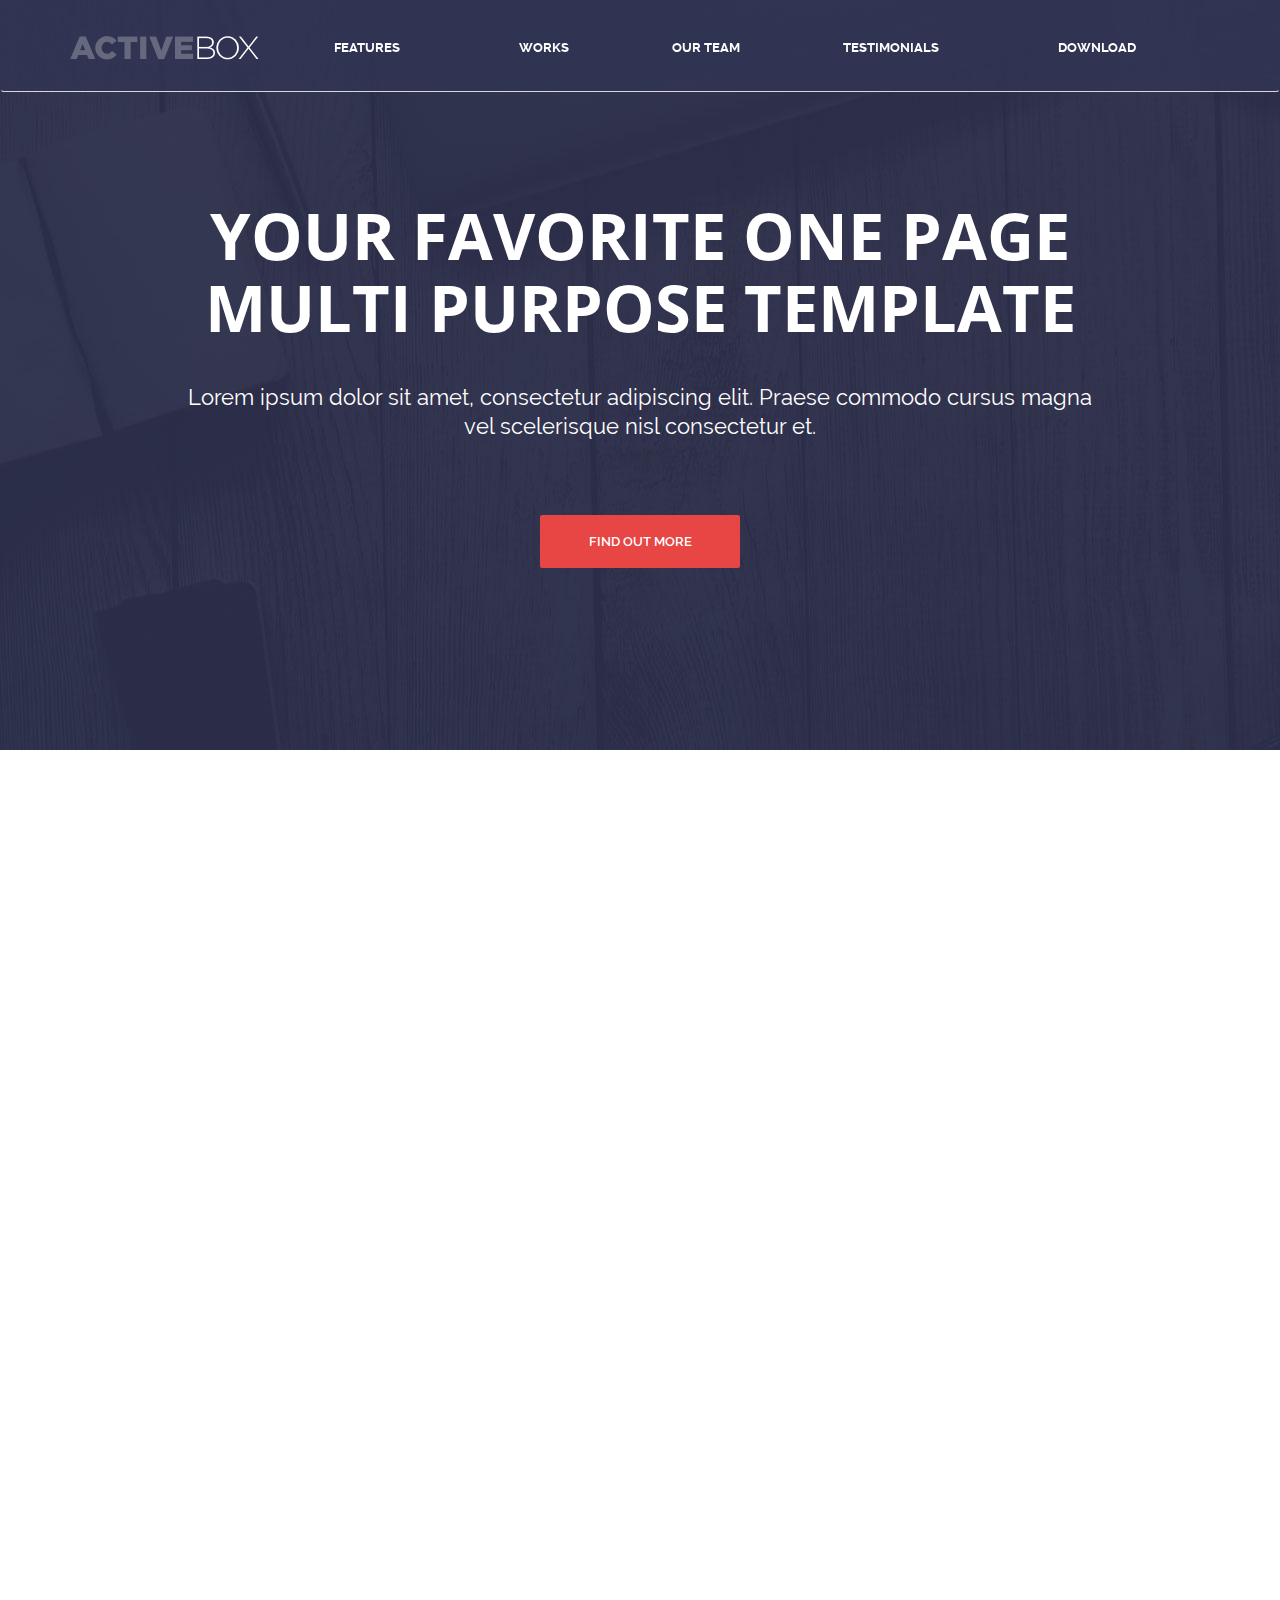
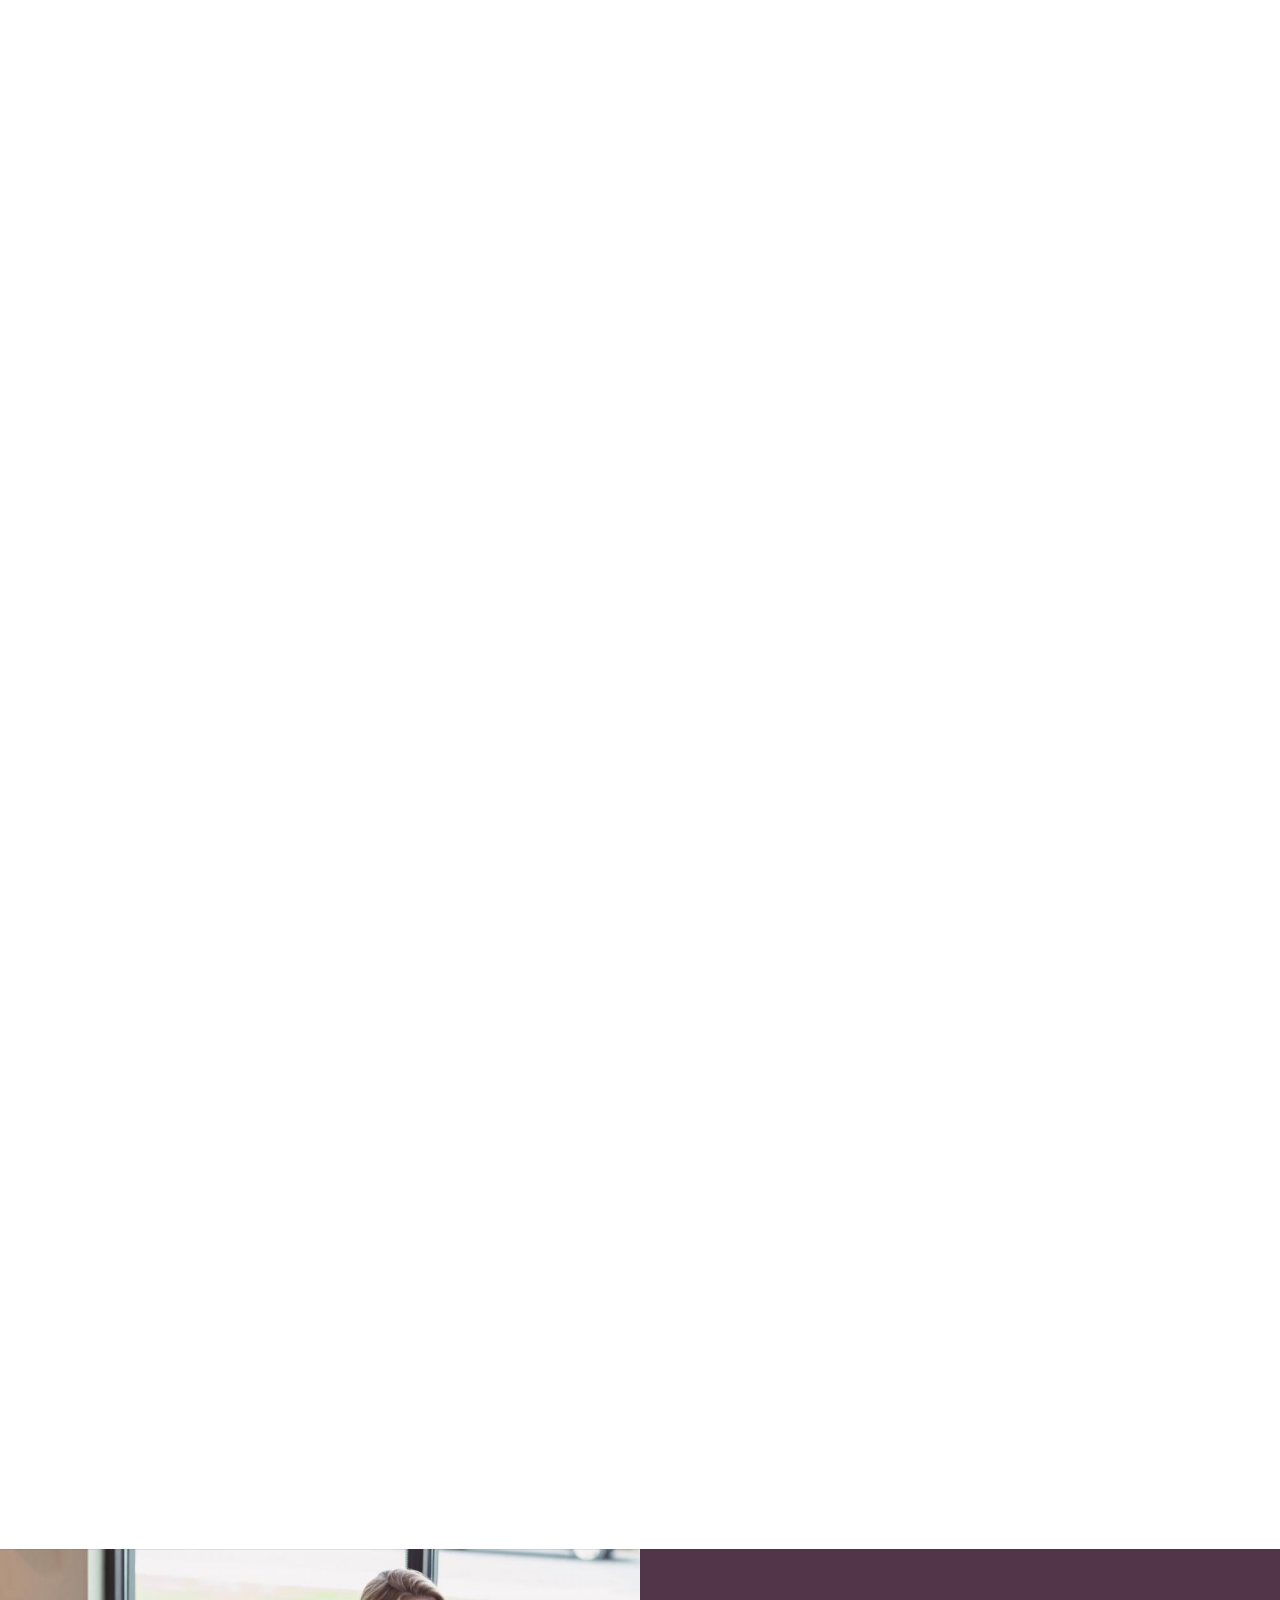
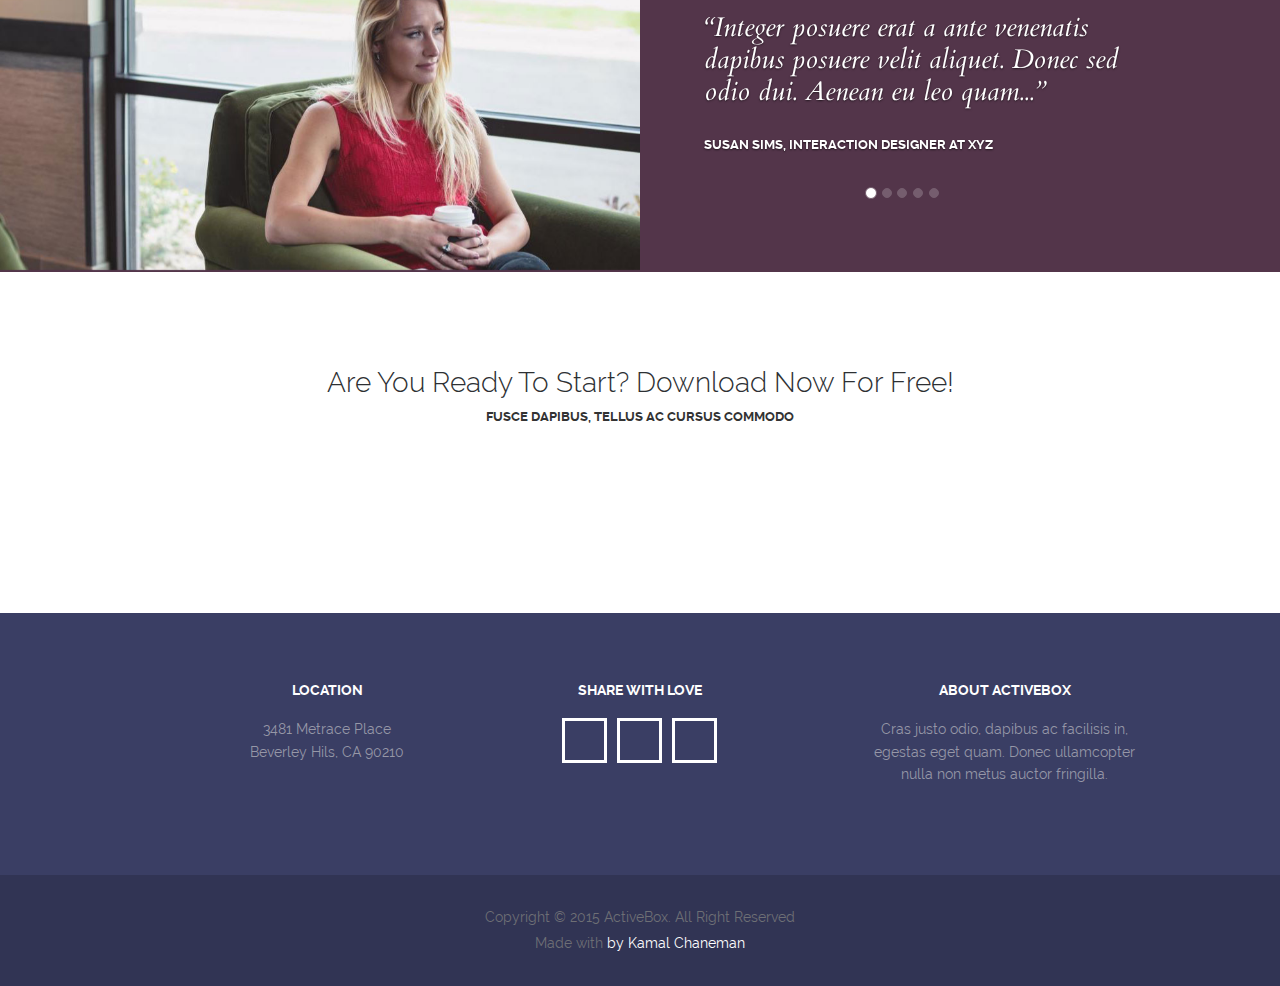
<file: activebox/index.html>
<!DOCTYPE html>
<html lang="en">
  <head>
    <meta charset="utf-8">
    <meta name="viewport" content="width=device-width, initial-scale=1">
    <title>ActiveBox</title>
    
    <!-- STYLES -->  
    <link rel="stylesheet" href="https://use.fontawesome.com/releases/v5.0.13/css/all.css" integrity="sha384-DNOHZ68U8hZfKXOrtjWvjxusGo9WQnrNx2sqG0tfsghAvtVlRW3tvkXWZh58N9jp" crossorigin="anonymous">
    <link href="css/bootstrap.min.css" rel="stylesheet">
    <link rel="stylesheet" href="fonts/fonts.css">
    <link rel="stylesheet" href="css/animate.css">
    <link rel="stylesheet" href="css/style.css">
    
  </head>
  <body>    
        
    <!-- NAVIGATION -->     
    <nav class="navbar navbar-my" role="navigation">
        <div class="container">
            <div class="navbar-header">
                <button type="button" class="navbar-toggle collapsed" 
                   data-toggle="collapse" data-target="#bs-example-navbar-collapse-1">
                    <span class="sr-only">Toggle navigation</span>
                    <span class="icon-bar"></span>
                    <span class="icon-bar"></span>
                    <span class="icon-bar"></span>
                </button>
                <a class="navbar-brand" href="#"><img src="img/logo.png"></a>
            </div>

            <div class="collapse navbar-collapse" id="bs-example-navbar-collapse-1">
                <ul class="nav nav-justified">
                    <li><a href="#features">Features</a></li>
                    <li><a href="#works">Works</a></li>
                    <li><a href="#team">Our Team</a></li>
                    <li><a href="#testimonials">Testimonials</a></li>
                    <li><a href="#download">Download</a></li> 
                </ul> 
            </div><!-- /.navbar-collapse -->
        </div><!-- /.container-fluid -->
    </nav>

   
     
    <!-- MASTHEAD -->  
    <div class="container-fluid masthead">
        <div class="row">
            <div class="container">
                <div class="col-lg-10 col-lg-offset-1 slogan-wrapper">
                    <h1 class="slogan">Your favorite one page multi purpose template</h1>
                    <p class="slogan-desc">Lorem ipsum dolor sit amet, consectetur adipiscing elit. Praese commodo cursus magna vel scelerisque nisl consectetur et.</p>
                    <a class="button" href="#">Find out more</a>
                </div>
            </div>
        </div>
    </div>  

      
      
    <!-- FEATURES -->
    <div class="container features" id="features">
        <div class="row">
            <div class="col-lg-4 col-md-4 col-sm-6 col-xs-12 feature-item">
                <div class="image-wrapper">
                    <img class="feature-1" src="img/feature1.png">
                </div>
                <h3 class="feature-head">Easily Customised</h3>
                <p class="feature-desc">Cras justo odio, dapibus ac facilisis in, egestas eget quam. Nullam quis risus rget urna mollis omare vel eu leo. Donec ullamcorper nulla.</p>
            </div>
            <div class="col-lg-4 col-md-4 col-sm-6 col-xs-12 feature-item">
                <div class="image-wrapper">
                    <img class="feature-1" src="img/feature2.png">
                </div>
                <h3 class="feature-head">Responsive REady</h3>
                <p class="feature-desc">Cras justo odio, dapibus ac facilisis in, egestas eget quam. Nullam quis risus rget urna mollis omare vel eu leo. Donec ullamcorper nulla.</p>
            </div>
            <div class="col-lg-4 col-md-4 col-sm-6 col-xs-12 feature-item" >
                <div class="image-wrapper">
                    <img class="feature-1" src="img/feature3.png">
                </div>
                <h3 class="feature-head">Modern Design</h3>
                <p class="feature-desc">Cras justo odio, dapibus ac facilisis in, egestas eget quam. Nullam quis risus rget urna mollis omare vel eu leo. Donec ullamcorper nulla.</p>
            </div>
            <div class="col-lg-4 col-md-4 col-sm-6 col-xs-12 feature-item">
                <div class="image-wrapper">
                    <img class="feature-1" src="img/feature4.png">
                </div>
                <h3 class="feature-head">Clean Code</h3>
                <p class="feature-desc">Cras justo odio, dapibus ac facilisis in, egestas eget quam. Nullam quis risus rget urna mollis omare vel eu leo. Donec ullamcorper nulla.</p>
            </div>
            <div class="col-lg-4 col-md-4 col-sm-6 col-xs-12 feature-item">
                <div class="image-wrapper">
                    <img class="feature-1" src="img/feature5.png">
                </div>
                <h3 class="feature-head">Ready to Ship</h3>
                <p class="feature-desc">Cras justo odio, dapibus ac facilisis in, egestas eget quam. Nullam quis risus rget urna mollis omare vel eu leo. Donec ullamcorper nulla.</p>
            </div>
            <div class="col-lg-4 col-md-4 col-sm-6 col-xs-12 feature-item">
                <div class="image-wrapper">
                    <img class="feature-1" src="img/feature6.png">
                </div>
                <h3 class="feature-head">Download for Free</h3>
                <p class="feature-desc">Cras justo odio, dapibus ac facilisis in, egestas eget quam. Nullam quis risus rget urna mollis omare vel eu leo. Donec ullamcorper nulla.</p>
            </div>
        </div>  
    </div>
    
      
      
    <!-- WORKS -->
    <div class="container-fluid works" id="works">
        <div class="row">
            <div class="col-lg-3 col-md-3 col-sm-6 col-xs-12 work-wrapper" data-wow-delay=".3s">
                <img class="work-1" src="img/work-1.jpg">
                <div class="work-info">
                    <h3 class="work-title">Project name</h3>
                    <p class="work-desc">User interface disign</p>
                </div>     
            </div>
            <div class="col-lg-3 col-md-3 col-sm-6 col-xs-12 work-wrapper" data-wow-delay=".2s">
                <img class="work-2" src="img/work-2.jpg">
                <div class="work-info">
                    <h3 class="work-title">Project name</h3>
                    <p class="work-desc">User interface disign</p>
                </div>
            </div>
            <div class="col-lg-3 col-md-3 col-sm-6 col-xs-12 work-wrapper" data-wow-delay=".1s">
                <img class="work-3" src="img/work-3.jpg">
                <div class="work-info">
                    <h3 class="work-title">Project name</h3>
                    <p class="work-desc">User interface disign</p>
                </div>
            </div>
            <div class="col-lg-3 col-md-3 col-sm-6 col-xs-12 work-wrapper">
                <img class="work-4" src="img/work-4.jpg">
                <div class="work-info">
                    <h3 class="work-title">Project name</h3>
                    <p class="work-desc">User interface disign</p>
                </div>
            </div>
            <div class="col-lg-3 col-md-3 col-sm-6 col-xs-12 work-wrapper fromRight">
                <img class="work-5" src="img/work-5.jpg">
                <div class="work-info">
                    <h3 class="work-title">Project name</h3>
                    <p class="work-desc">User interface disign</p>
                </div>
            </div>
            <div class="col-lg-3 col-md-3 col-sm-6 col-xs-12 work-wrapper fromRight" data-wow-delay=".1s">
                <img class="work-6" src="img/work-6.jpg">
                <div class="work-info">
                    <h3 class="work-title">Project name</h3>
                    <p class="work-desc">User interface disign</p>
                </div>
            </div>
            <div class="col-lg-3 col-md-3 col-sm-6 col-xs-12 work-wrapper fromRight" data-wow-delay=".2s">
                <img class="work-7" src="img/work-7.jpg">
                <div class="work-info">
                    <h3 class="work-title">Project name</h3>
                    <p class="work-desc">User interface disign</p>
                </div>
            </div>
            <div class="col-lg-3 col-md-3 col-sm-6 col-xs-12 work-wrapper fromRight" data-wow-delay=".3s">
                <img class="work-8" src="img/work-8.jpg">
                <div class="work-info">
                    <h3 class="work-title">Project name</h3>
                    <p class="work-desc">User interface disign</p>
                </div>
            </div>
        </div>
    </div>  
    
      
      
    <!-- TEAM -->  
    <div class="container team" id="team">
        <div class="row">
            <div class="col-lg-3 col-md-3 col-sm-6 col-xs-12 team-wrap">
               
                <div class="photo-wrap"><img class="team-photo" src="img/team-1.jpg"></div>
                
                <h3 class="team-name">Ruth Woods</h3>
                <p class="team-position">Founder ceo</p>
                <p class="biography">Fusce dapibus, tellus ac cursus commodo, tortor mauris condimentum nisio, ut fermenium massa justo sit amet nisum. Maecenas sed diam eget risus varius blandit sit amet non magna. Nullam quis risus eget uma mollis omare vel eu leo.</p>
                <div class="social">
                    <a class="fb" href="#"><i class="fab fa-facebook-f"></i></a>
                    <a class="tw" href="#"><i class="fab fa-twitter"></i></a>
                    <a class="in" href="#"><i class="fab fa-linkedin-in"></i></a>
                </div>
            </div>
            <div class="col-lg-3 col-md-3 col-sm-6 col-xs-12 team-wrap">
                <div class="photo-wrap"><img class="team-photo" src="img/team-2.jpg"></div>
                <h3 class="team-name">Timothy Reed</h3>
                <p class="team-position">co-founder developer</p>
                <p class="biography">Fusce dapibus, tellus ac cursus commodo, tortor mauris condimentum nisio, ut fermenium massa justo sit amet nisum. Maecenas sed diam eget risus varius blandit sit amet non magna. Nullam quis risus eget uma mollis omare vel eu leo.</p>
                <div class="social">
                    <a class="fb" href="#"><i class="fab fa-facebook-f"></i></a>
                    <a class="tw" href="#"><i class="fab fa-twitter"></i></a>
                    <a class="in" href="#"><i class="fab fa-linkedin-in"></i></a>
                </div>
            </div>
            <div class="col-lg-3 col-md-3 col-sm-6 col-xs-12 team-wrap">
                <div class="photo-wrap"><img class="team-photo" src="img/team-3.jpg"></div>
                <h3 class="team-name">Victoria Valdez</h3>
                <p class="team-position">Ui designer</p>
                <p class="biography">Fusce dapibus, tellus ac cursus commodo, tortor mauris condimentum nisio, ut fermenium massa justo sit amet nisum. Maecenas sed diam eget risus varius blandit sit amet non magna. Nullam quis risus eget uma mollis omare vel eu leo.</p>
                <div class="social">
                    <a class="fb" href="#"><i class="fab fa-facebook-f"></i></a>
                    <a class="tw" href="#"><i class="fab fa-twitter"></i></a>
                    <a class="in" href="#"><i class="fab fa-linkedin-in"></i></a>
                </div>
            </div>
            <div class="col-lg-3 col-md-3 col-sm-6 col-xs-12 team-wrap">
                <div class="photo-wrap"><img class="team-photo" src="img/team-4.jpg"></div>
                <h3 class="team-name">Beverly Little</h3>
                <p class="team-position">data scientist</p>
                <p class="biography">Fusce dapibus, tellus ac cursus commodo, tortor mauris condimentum nisio, ut fermenium massa justo sit amet nisum. Maecenas sed diam eget risus varius blandit sit amet non magna. Nullam quis risus eget uma mollis omare vel eu leo.</p>
                <div class="social">
                    <a class="fb" href="#"><i class="fab fa-facebook-f"></i></a>
                    <a class="tw" href="#"><i class="fab fa-twitter"></i></a>
                    <a class="in" href="#"><i class="fab fa-linkedin-in"></i></a>
                </div>
            </div>
        </div>
    </div>
    
          
    
    <!-- CLIENTS -->
    <div class="container-fluid clients" id="testimonials">
        <div class="row">                            
                <div id="carousel-example-generic" class="carousel slide" data-ride="carousel">
                  <!-- Indicators -->
                  <ol class="carousel-indicators">
                    <li data-target="#carousel-example-generic" data-slide-to="0" class="active"></li>
                    <li data-target="#carousel-example-generic" data-slide-to="1"></li>
                    <li data-target="#carousel-example-generic" data-slide-to="2"></li>
                    <li data-target="#carousel-example-generic" data-slide-to="3"></li>
                    <li data-target="#carousel-example-generic" data-slide-to="4"></li>
                  </ol>

                  <!-- Wrapper for slides -->
                  <div class="carousel-inner" role="listbox">
                    <div class="item active">
                        <div class="col-lg-6 col-md-6 col-sm-6 col-xs-12 no-padding">
                            <div class="img-wrap">
                                <img src="img/testimonial-1.jpg" alt="...">
                            </div>     
                        </div>
                        <div class="col-lg-6 col-md-6 col-sm-6 col-xs-12 no-padding">
                            <div class="carousel-caption">
                                <h3>“Integer posuere erat a ante venenatis dapibus posuere velit aliquet. Donec sed odio dui. Aenean eu leo quam...”</h3>
                                <p>Susan Sims, Interaction Designer at XYZ</p>
                            </div>
                        </div>        
                    </div>
                    <div class="item">
                      <div class="col-lg-6 col-md-6 col-sm-6 col-xs-12 no-padding">
                            <div class="img-wrap">
                                <img src="img/testimonial-2.jpg" alt="...">
                            </div>
                        </div>
                        <div class="col-lg-6 col-md-6 col-sm-6 col-xs-12 no-padding">
                            <div class="carousel-caption">
                                <h3>“Integer posuere erat a ante venenatis dapibus posuere velit aliquet. Donec sed odio dui. Aenean eu leo quam...”</h3>
                                <p>Susan Sims, Interaction Designer at XYZ</p>
                            </div>
                        </div>   
                    </div>
                    <div class="item">
                        <div class="col-lg-6 col-md-6 col-sm-6 col-xs-12 no-padding">
                            <div class="img-wrap">
                                <img src="img/testimonial-1.jpg" alt="...">
                            </div>
                        </div>
                        <div class="col-lg-6 col-md-6 col-sm-6 col-xs-12 no-padding">
                            <div class="carousel-caption">
                                <h3>“Integer posuere erat a ante venenatis dapibus posuere velit aliquet. Donec sed odio dui. Aenean eu leo quam...”</h3>
                                <p>Susan Sims, Interaction Designer at XYZ</p>
                            </div>
                        </div>   
                    </div>
                    <div class="item">
                        <div class="col-lg-6 col-md-6 col-sm-6 col-xs-12 no-padding">
                            <div class="img-wrap">
                                <img src="img/testimonial-2.jpg" alt="...">
                            </div>
                        </div>
                        <div class="col-lg-6 col-md-6 col-sm-6 col-xs-12 no-padding">
                            <div class="carousel-caption">
                                <h3>“Integer posuere erat a ante venenatis dapibus posuere velit aliquet. Donec sed odio dui. Aenean eu leo quam...”</h3>
                                <p>Susan Sims, Interaction Designer at XYZ</p>
                            </div>
                        </div>   
                    </div>
                    <div class="item">
                        <div class="col-lg-6 col-md-6 col-sm-6 col-xs-12 no-padding">
                            <div class="img-wrap">
                                <img src="img/testimonial-1.jpg" alt="...">
                            </div>
                        </div>
                        <div class="col-lg-6 col-md-6 col-sm-6 col-xs-12 no-padding">
                            <div class="carousel-caption">
                                <h3>“Integer posuere erat a ante venenatis dapibus posuere velit aliquet. Donec sed odio dui. Aenean eu leo quam...”</h3>
                                <p>Susan Sims, Interaction Designer at XYZ</p>
                            </div>
                        </div>   
                    </div>
                  </div>
                </div>
              
            </div>
              
        </div>

      
         
    <!-- DOWNLOAD -->
    <div class="container download" id="download">
        <div class="row">
            <div class="col-lg-8 col-xs-12 col-lg-offset-2 no-padding">
                <h2>Are you ready to start&#63; Download now for free&#33;</h2>
                <p>Fusce dapibus, tellus ac cursus commodo</p>
                <a class="button" href="#">Download here</a>
            </div>
        </div>  
    </div>
      
      
          
    <!-- FOOTER -->
    <footer>
        <div class="container-fluid contacts">
            <div class="row">
                <div class="col-lg-2 col-md-4 col-sm-4 col-xs-12 col-lg-offset-2 pb20">
                    <h3>location</h3>
                    <p>3481 Metrace Place<br>Beverley Hils, CA 90210</p>
                </div>
                <div class="col-lg-2 col-md-4 col-sm-4 col-xs-12 col-lg-offset-1 pb20">
                    <h3>share with love</h3>
                    <div class="social">
                        <a class="fb" href="#"><i class="fab fa-facebook-f"></i></a>
                        <a class="tw" href="#"><i class="fab fa-twitter"></i></a>
                        <a class="in" href="#"><i class="fab fa-linkedin-in"></i></a>
                    </div>
                </div>
                <div class="col-lg-3 col-md-4 col-sm-4 col-xs-12 col-lg-offset-1 pb20">
                    <h3>About Activebox</h3>
                    <p>Cras justo odio, dapibus ac facilisis in, egestas eget quam. Donec ullamcopter nulla non metus auctor fringilla.</p>
                </div>
            </div>                                                 
        </div>
        <div class="container-fluid copyright">
            <div class="row">
                <div class="col-lg-4 col-lg-offset-4">
                    <p>Copyright &copy; 2015 ActiveBox. All Right Reserved <br>Made with <span>by Kamal Chaneman</span></p>
                </div>
            </div>
        </div>
    </footer>   
 
      
      
    <!-- SCRIPTS -->
    <script src="https://ajax.googleapis.com/ajax/libs/jquery/1.12.4/jquery.min.js"></script>
    <script src="js/bootstrap.min.js"></script>
    <script src="js/wow.js"></script>
    <script src="js/script.js"></script>
    
  </body>
</html>
</file>
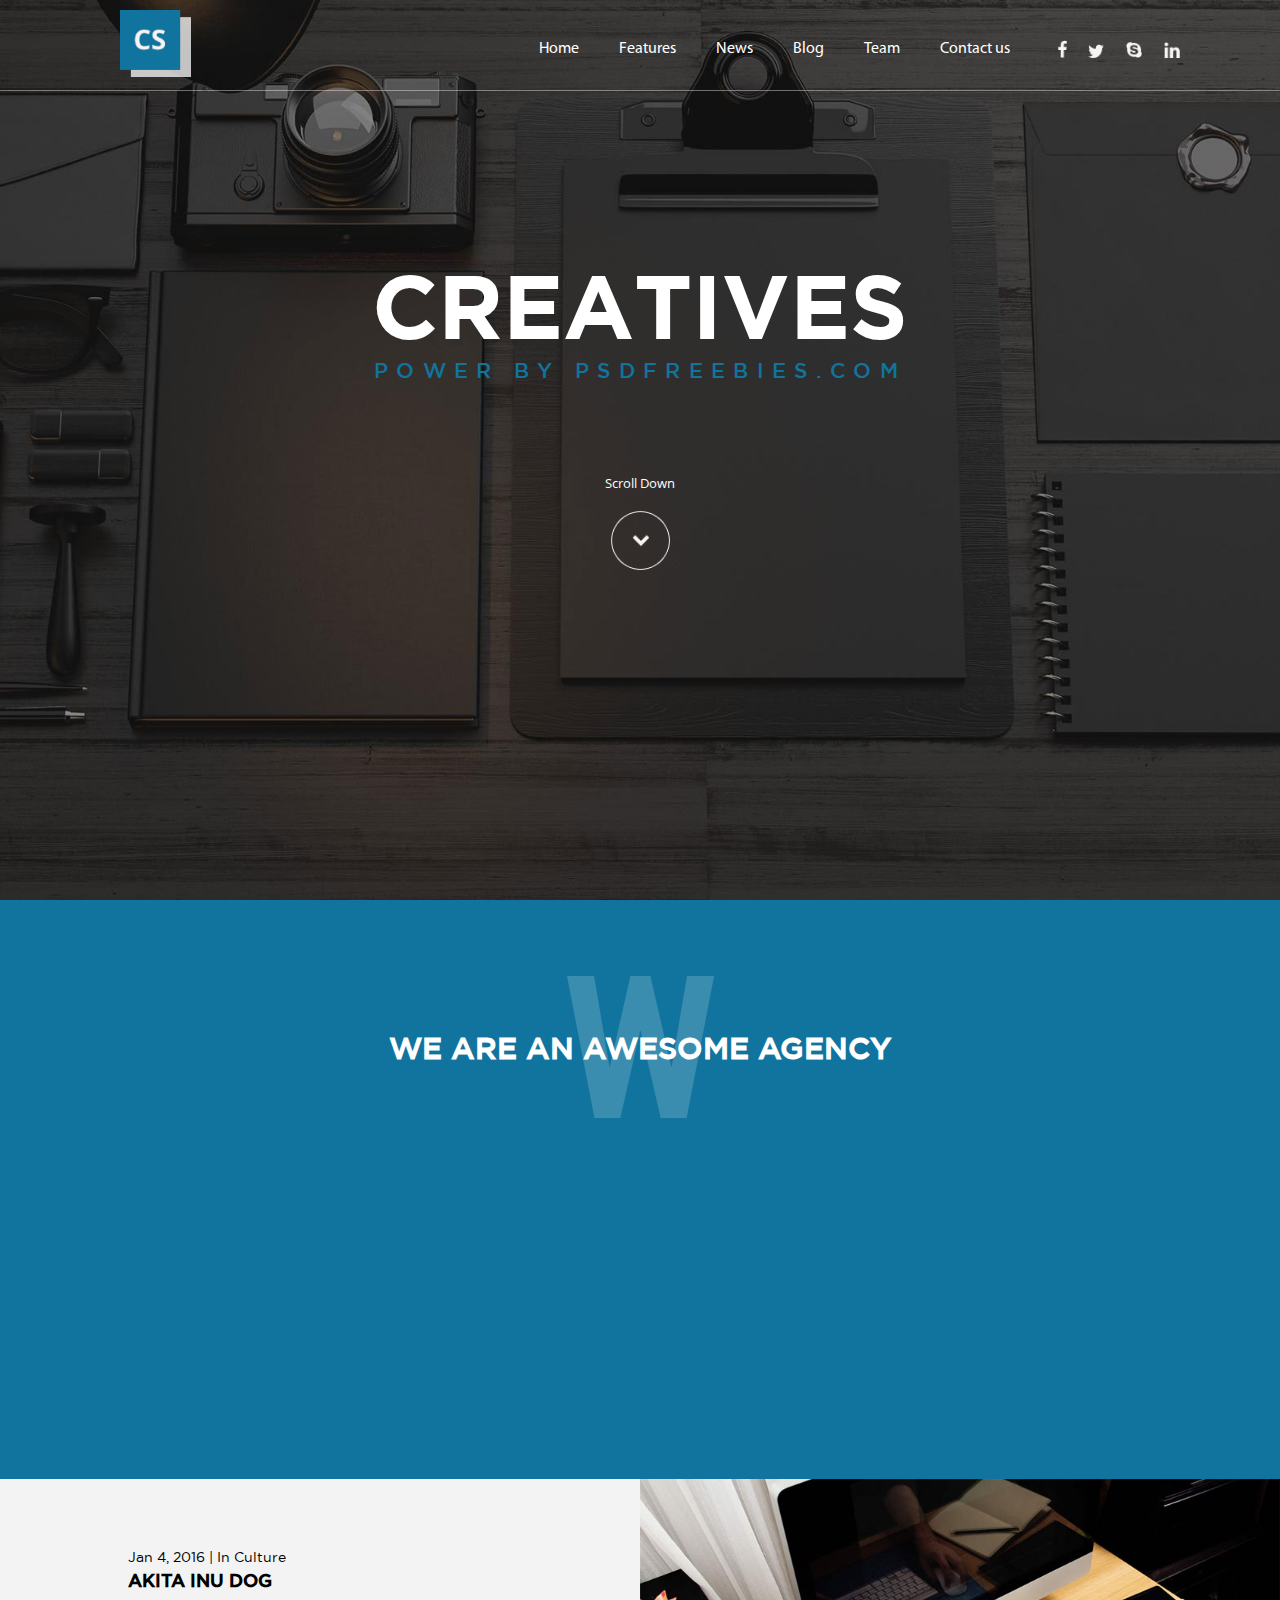
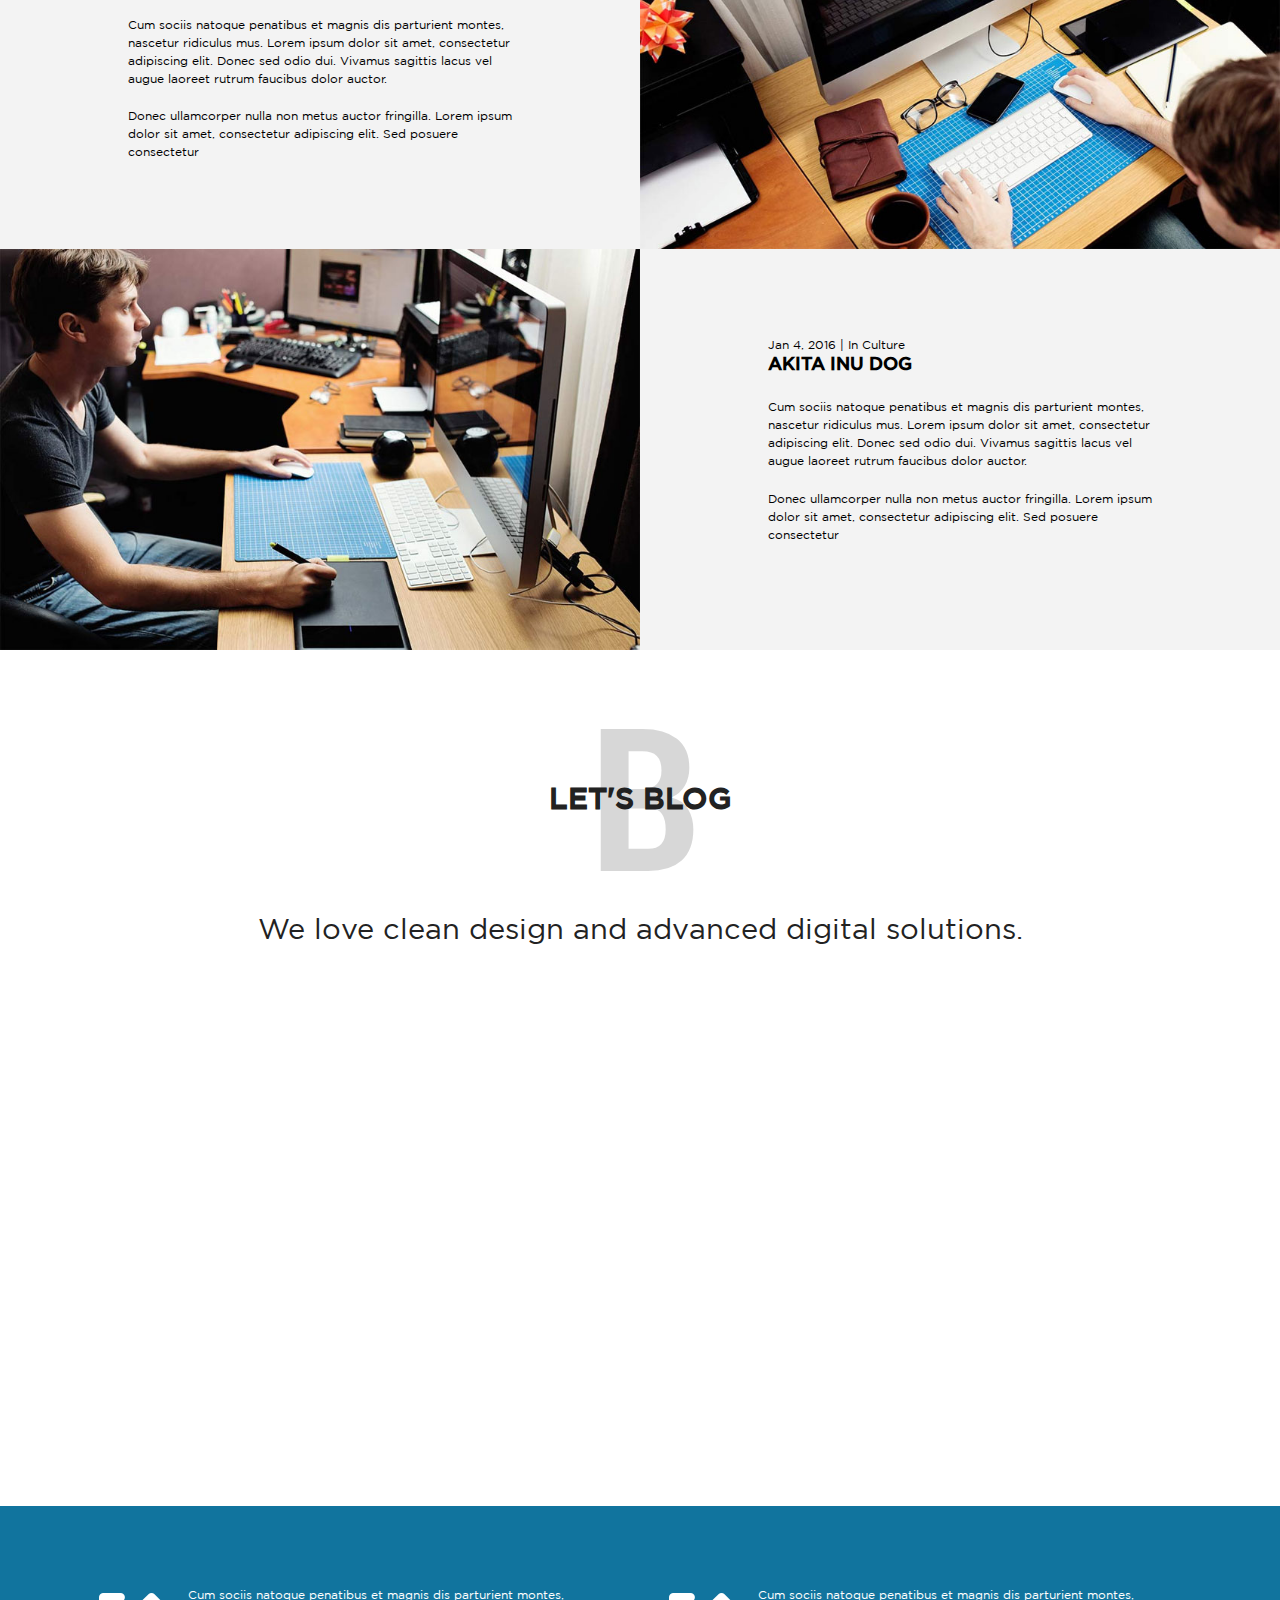
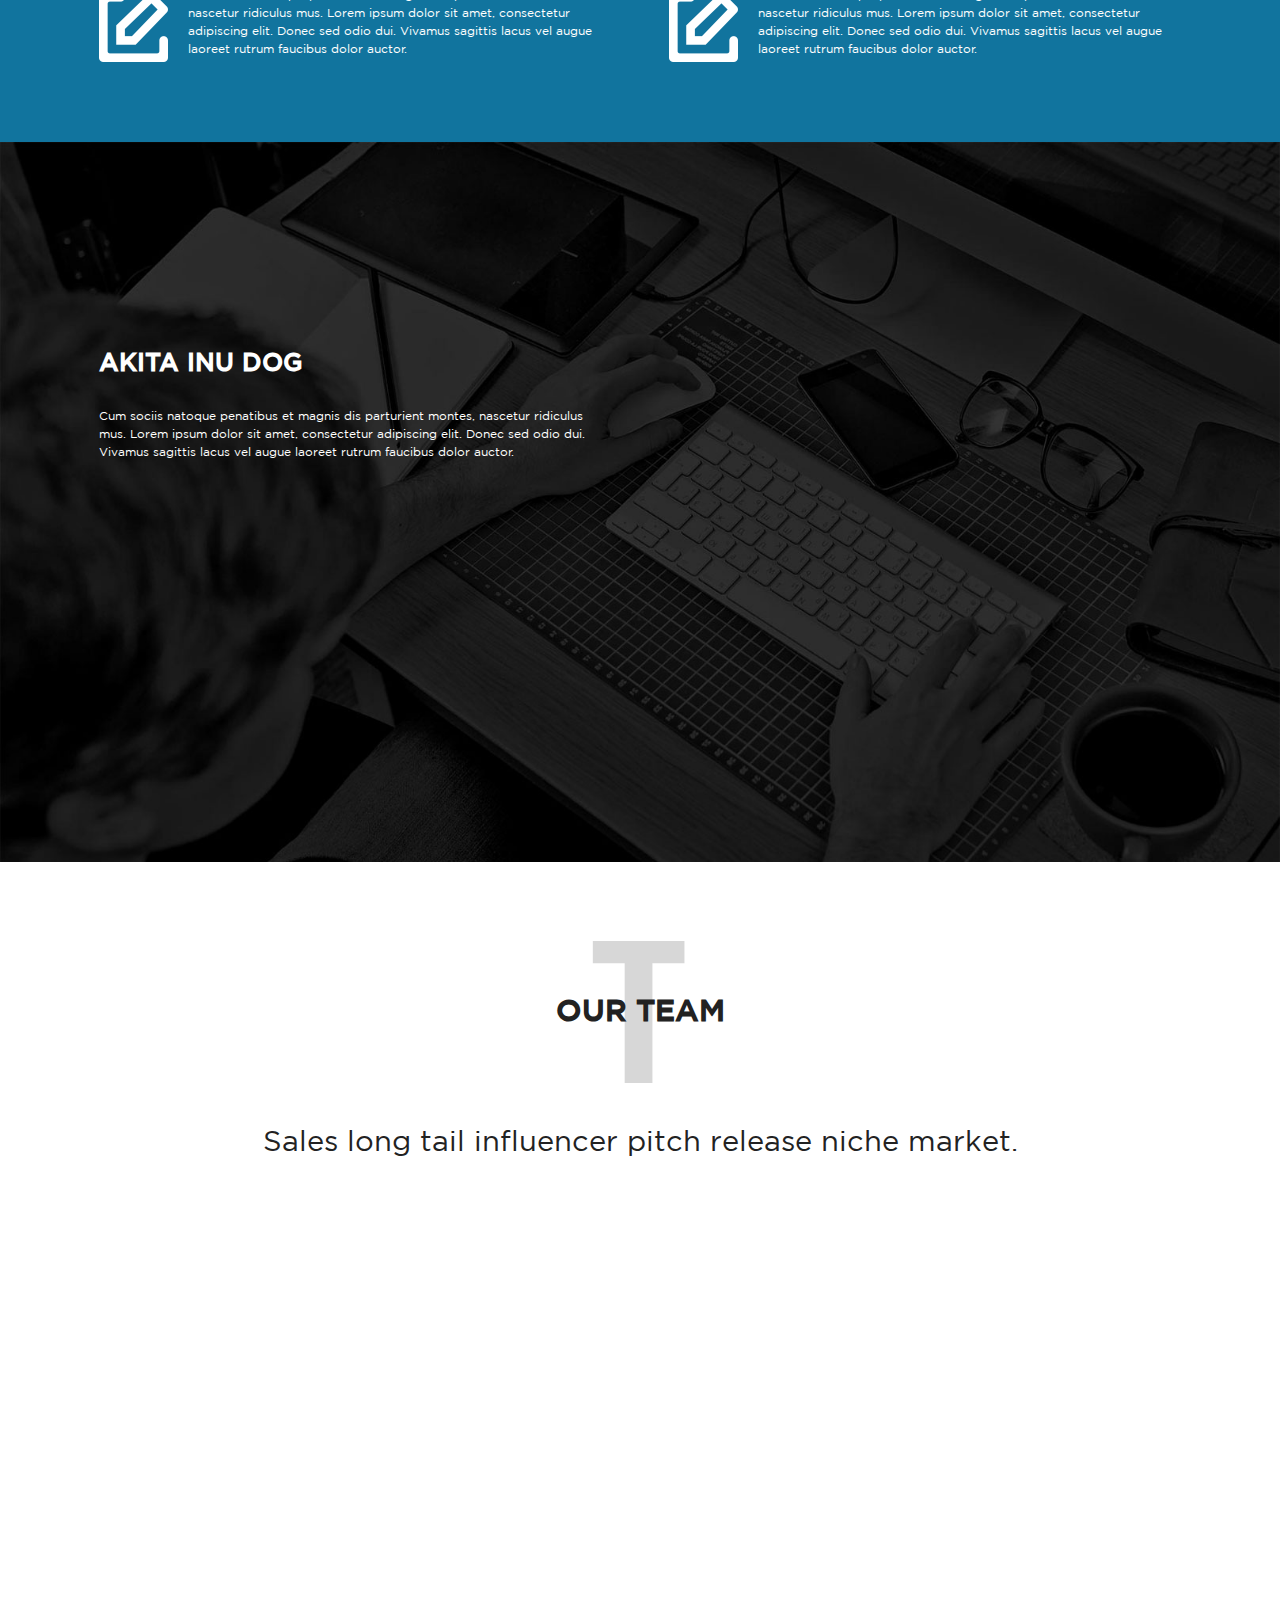
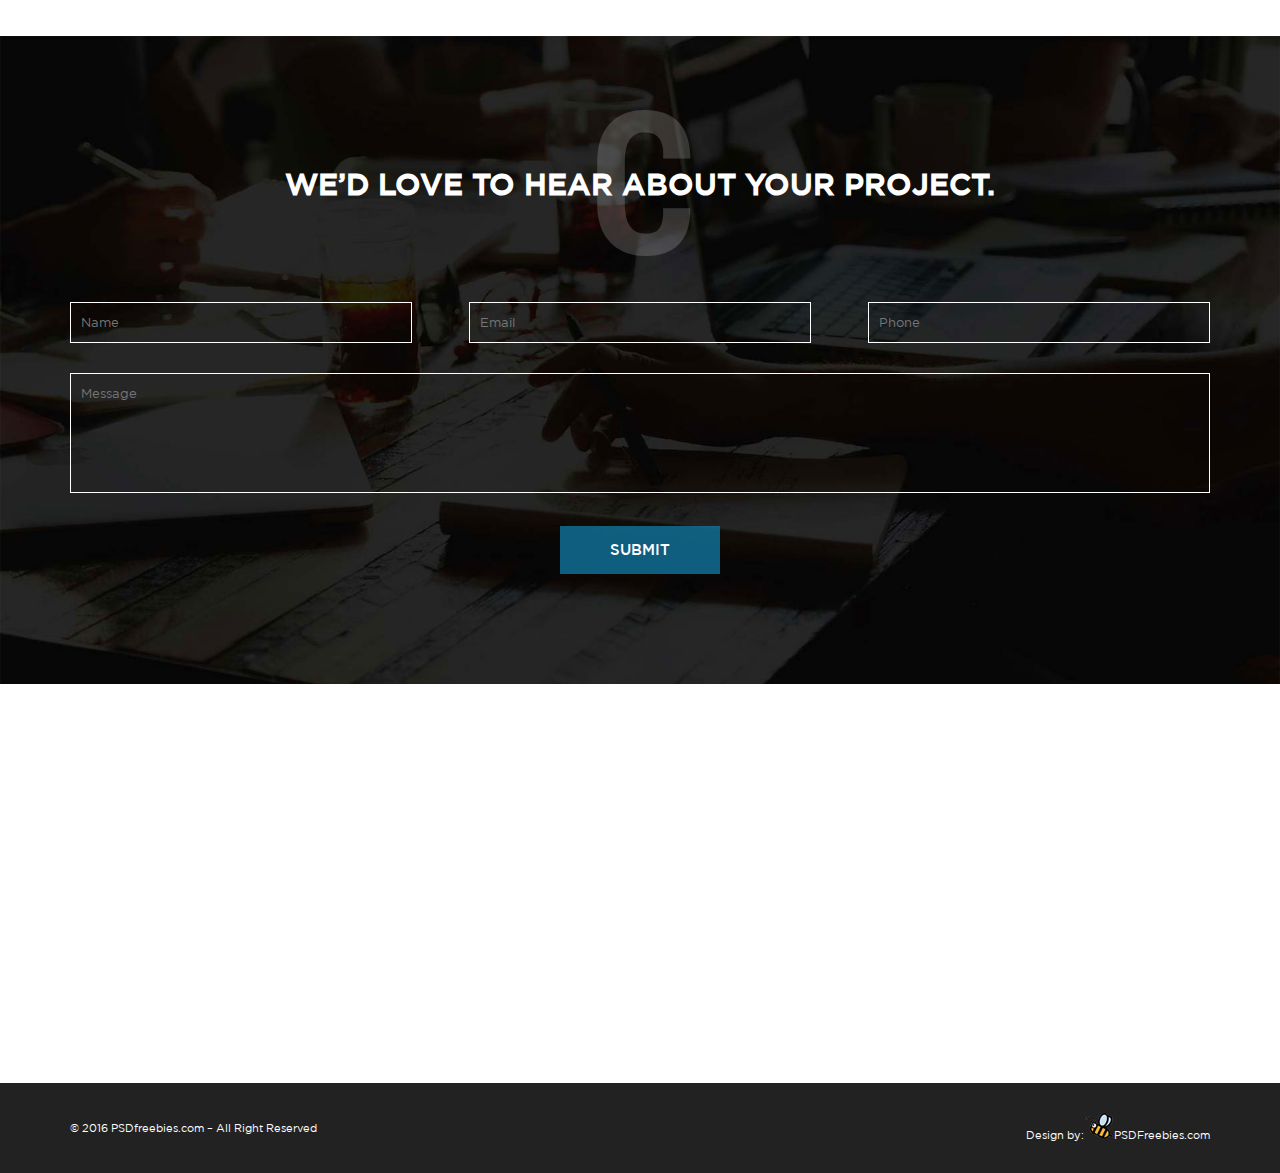
<file: cs_agency/index.html>
<!DOCTYPE html>
<html lang="en">
  <head>
   
    <meta charset="utf-8">
    <meta name="viewport" content="width=device-width, initial-scale=1">
      
    <title>Creative Agency</title>

    <!-- STYLES -->  
    <link rel="stylesheet" href="fonts/fonts.css">
    <link rel="stylesheet" href="css/style.css">
    <link rel="stylesheet" href="css/animate.css">
    
  </head>
  <body>
      
      
      
      <!-- HEADER -->
      <header>
          
          <div class="head-container">
          <div class="logo"><a href="#"><img src="img/logo.png" alt=""></a></div>
          
          <button class="menu-trigger c-hamburger c-hamburger--htx">
              <span>toggle menu</span>
          </button>
          
          <nav>
              <a href="#">Home</a>
              <a href="#features">Features</a>
              <a href="#news">News</a>
              <a href="#blog">Blog</a>
              <a href="#team">Team</a>
              <a href="#contact">Contact us</a>
          </nav>
          
          <div class="social">
            <a href="#" class="social-fb"><img src="img/fb.png" alt=""></a>
            <a href="#" class="social-tw"><img src="img/tw.png" alt=""></a>
            <a href="#" class="social-sk"><img src="img/sk.png" alt=""></a>
            <a href="#" class="social-in"><img src="img/in.png" alt=""></a>
          </div>
              
          </div>
      </header>
      
      
      
      <!-- MAIN -->
      <section class="main">
          <div class="content-wrap">                          
              <div class="main-content">
                <h1>Creatives</h1>
                <p>power by psdfreebies.com</p>
                
                <div class="scroll-down" data-wow-delay=".2s" href="#features">
                    <span>Scroll Down</span>
                    <img src="img/down.png" alt="">
                </div>
              </div>
              
          </div>
      </section>
      
       
      
      <!-- FEATURES -->
      <section class="features" id="features">
          <div class="content-wrap">
              
              <div class="feat-title">
                  <h2>We are an awesome agency</h2>
                  <span class="bg-letter">W</span>
              </div>
              
              <div class="feat-wrap">
                  
                <div class="feature-item" data-wow-delay=".3s">
                    <div class="feat-img">
                        <img src="img/feature-1.png" alt="">
                    </div>
                    <h3>Feature one</h3>
                    <p>Aenean lacinia bibendum nulla sed consectetur. Vivamus sagittis lacus vel augue laoreet rutrum faucibus dolor </p>
                </div>
                    
                <div class="feature-item" data-wow-delay=".2s">
                    <div class="feat-img">
                        <img src="img/feature-1.png" alt="">
                    </div>
                    <h3>Feature two</h3>
                    <p>Aenean lacinia bibendum nulla sed consectetur. Vivamus sagittis lacus vel augue laoreet rutrum faucibus dolor </p>
                </div>
                    
                <div class="feature-item" data-wow-delay=".1s">
                    <div class="feat-img">
                        <img src="img/feature-3.png" alt="">
                    </div>
                    <h3>Feature three</h3>
                    <p>Aenean lacinia bibendum nulla sed consectetur. Vivamus sagittis lacus vel augue laoreet rutrum faucibus dolor </p>
                </div>
                    
                <div class="feature-item">
                    <div class="feat-img">
                        <img src="img/feature-4.png" alt="">
                    </div>
                    <h3>Feature four</h3>
                    <p>Aenean lacinia bibendum nulla sed consectetur. Vivamus sagittis lacus vel augue laoreet rutrum faucibus dolor </p>
                </div>
                  
              </div>
              
          </div>
      </section>
   
      
      
      <!-- NEWS -->
      <section class="news" id="news">
      
          <div class="news-item">
              <div class="news-contain">
                  <div class="info">
                      <p class="time"><span class="time">Jan 4, 2016</span> | <span class="directory">In Culture</span></p>
                      <h3>Akita Inu Dog</h3>
                      <p class="news-text">Cum sociis natoque penatibus et magnis dis parturient montes, nascetur ridiculus mus. Lorem ipsum dolor sit amet, consectetur adipiscing elit. Donec sed odio dui. Vivamus sagittis lacus vel augue laoreet rutrum faucibus dolor auctor.</p>
                      <p class="news-text">Donec ullamcorper nulla non metus auctor fringilla. Lorem ipsum dolor sit amet, consectetur adipiscing elit. Sed posuere consectetur </p>
                  </div>
              </div> 
              <div class="news-img">
                  <img src="img/news-1.jpg" alt="">
              </div>
          </div>  
              
          <div class="news-item">   
              <div class="news-img">
                  <img src="img/news-2.jpg" alt="">
              </div>
              <div class="news-contain">
                  <div class="info">
                      <p><span class="time">Jan 4, 2016</span> | <span class="directory">In Culture</span></p>
                      <h3>Akita Inu Dog</h3>
                      <p class="news-text">Cum sociis natoque penatibus et magnis dis parturient montes, nascetur ridiculus mus. Lorem ipsum dolor sit amet, consectetur adipiscing elit. Donec sed odio dui. Vivamus sagittis lacus vel augue laoreet rutrum faucibus dolor auctor.</p>
                      <p class="news-text">Donec ullamcorper nulla non metus auctor fringilla. Lorem ipsum dolor sit amet, consectetur adipiscing elit. Sed posuere consectetur </p>
                  </div>
              </div>               
          </div>
          
      </section>
   
      
      
      <!-- BLOG --> 
      <section class="blog" id="blog">
          <div class="content-wrap">
              
              <div class="blog-title">
                  <h2>Let's blog</h2>
                  <span class="bg-letter">B</span>
                  <p>We love clean design and advanced digital solutions.</p>
              </div>
              
              <div class="blog-wrap">
                  
                <div class="blog-item" data-wow-delay=".3s">
                    <div class="blog-img">
                        <img src="img/blog-1.jpg" alt="">
                    </div>
                    <h3>Fresh Summer Campaign</h3>
                    <p>Cum sociis natoque penatibus et magnis dis parturient montes, nascetur ridiculus mus. Lorem ipsum dolor sit amet, consectetur adipiscing elit. Donec sed odio dui. Vivamus sagittis lacus vel augue laoreet rutrum faucibus dolor auctor.</p>
                </div>
                    
                <div class="blog-item" data-wow-delay=".2s">
                    <div class="blog-img">
                        <img src="img/blog-2.jpg" alt="">
                    </div>
                    <h3>Fresh Summer Campaign</h3>
                    <p>Cum sociis natoque penatibus et magnis dis parturient montes, nascetur ridiculus mus. Lorem ipsum dolor sit amet, consectetur adipiscing elit. Donec sed odio dui. Vivamus sagittis lacus vel augue laoreet rutrum faucibus dolor auctor.</p>
                </div>
                    
                <div class="blog-item" data-wow-delay=".1s">
                    <div class="blog-img">
                        <img src="img/blog-3.jpg" alt="">
                    </div>
                    <h3>Fresh Summer Campaign</h3>
                    <p>Cum sociis natoque penatibus et magnis dis parturient montes, nascetur ridiculus mus. Lorem ipsum dolor sit amet, consectetur adipiscing elit. Donec sed odio dui. Vivamus sagittis lacus vel augue laoreet rutrum faucibus dolor auctor.</p>
                </div>
                    
                <div class="blog-item">
                    <div class="blog-img">
                        <img src="img/blog-1.jpg" alt="">
                    </div>
                    <h3>Fresh Summer Campaign</h3>
                    <p>Cum sociis natoque penatibus et magnis dis parturient montes, nascetur ridiculus mus. Lorem ipsum dolor sit amet, consectetur adipiscing elit. Donec sed odio dui. Vivamus sagittis lacus vel augue laoreet rutrum faucibus dolor auctor.</p>
                </div>
                  
              </div>
              
          </div>
      </section> 
   
      
      
      <!-- QUICK ACTION -->
      <section class="actions">
         <div class="content-wrap">
             
             <div class="action">
                 <img src="img/action.png" alt="">
                 <p>Cum sociis natoque penatibus et magnis dis parturient montes, nascetur ridiculus mus. Lorem ipsum dolor sit amet, consectetur adipiscing elit. Donec sed odio dui. Vivamus sagittis lacus vel augue laoreet rutrum faucibus dolor auctor.</p>
             </div>
             
             <div class="action">
                 <img src="img/action.png" alt="">
                 <p>Cum sociis natoque penatibus et magnis dis parturient montes, nascetur ridiculus mus. Lorem ipsum dolor sit amet, consectetur adipiscing elit. Donec sed odio dui. Vivamus sagittis lacus vel augue laoreet rutrum faucibus dolor auctor.</p>
             </div>
             
         </div>   
     </section>
      
      
       
      <!-- KEY FEATURE --> 
      <section class="key-feat">
         <div class="content-wrap">
         
            <div class="key-info">
                <h2>Akita Inu Dog</h2>
                <p>Cum sociis natoque penatibus et magnis dis parturient montes, nascetur ridiculus mus. Lorem ipsum dolor sit amet, consectetur adipiscing elit. Donec sed odio dui. Vivamus sagittis lacus vel augue laoreet rutrum faucibus dolor auctor.</p>
                <h3 class="trait">Fully Responsive Design</h3>
                <h3 class="trait">High Quality Code</h3>
                <h3 class="trait">Different Headers &#38; Layout</h3>
            </div>
             
            <div class="mobile-img">
                <img src="img/mobile.png" alt="">
            </div>
             
         </div>
     </section>
      
      
 
      <!-- OUR TEAM -->  
      <section class="our-team" id="team">
          <div class="content-wrap">
              
              <div class="team-title">
                  <h2>Our Team</h2>
                  <span class="bg-letter">T</span>
                  <p>Sales long tail influencer pitch release niche market.</p>
              </div>
              
              <div class="team-wrap">
                  
                <div class="team-item" data-wow-delay=".3s">
                    <div class="team-img">
                        <img src="img/photo-1.jpg" alt="">
                    </div>
                    <div class="person">
                        <h3>JOHN SNOW</h3>
                        <p>CEO</p>    
                    </div>
                </div>
                    
                <div class="team-item" data-wow-delay=".2s">
                    <div class="team-img">
                        <img src="img/photo-2.jpg" alt="">
                    </div>
                    <div class="person">
                        <h3>LADY SANSA</h3>
                        <p>WebDesigner</p>
                    </div>  
                </div>
                    
                <div class="team-item" data-wow-delay=".1s">
                    <div class="team-img">
                        <img src="img/photo-3.jpg" alt="">
                    </div>
                    <div class="person">
                        <h3>DAVID SMITH</h3>
                        <p>Photographer</p>    
                    </div>
                </div>
                    
                <div class="team-item">
                    <div class="team-img">
                        <img src="img/photo-4.jpg" alt="">
                    </div>
                    <div class="person">
                        <h3>LADY SANSA</h3>
                        <p>Photographer</p>    
                    </div>  
                </div>
                  
              </div>
              
          </div>
      </section> 
      
      
            
      <!-- CONTACT AREA -->
      <section class="contact" id="contact">
        <div class="content-wrap">
            
            <div class="heading">
                <h2>We’d love to hear about your project.</h2>
                <span class="bg-letter">C</span>
            </div>
             
            <form>
            
            <div class="user-data">
                <input name="name" placeholder="Name">
                <input name="email" placeholder="Email">
                <input name="phone" placeholder="Phone">    
            </div>
            
            <div class="user-message">
                <textarea name="message" placeholder="Message" rows="5"></textarea>    
            </div>    
            
            <div class="sub-button">
                <button type="submit">Submit</button>    
            </div>    
         
            </form>
            
        </div>
     </section>
      
      
      
      <!-- GOOGLE MAP -->
      <section class="g-map">
         <iframe width="100%" height="400" frameborder="0" style="border:0" src="https://www.google.com/maps/embed/v1/place?q=place_id:ChIJOwg_06VPwokRYv534QaPC8g&key=AIzaSyAyg5kBPJ97TiaA90Zt2jQvEq25mzf-VTA" allowfullscreen></iframe> 
      </section>
      
      
      <!-- FOOTER --> 
      <footer>
        <div class="content-wrap">
         
           <div class="copyright">
               <p>&#169; 2016 PSDfreebies.com – All Right Reserved</p>    
           </div>
            
           <div class="design">
               <p>Design by:<img src="img/freebies.png" alt="">PSDFreebies.com</p>    
           </div> 
                     
        </div>
     </footer>
     
        
      <div id="toTop"><img src="img/arrow-up.png" alt=""></div>
    
      
      <!-- SCRIPT -->
      <script src="https://ajax.googleapis.com/ajax/libs/jquery/2.2.0/jquery.min.js"></script>
      <script src="js/wow.js"></script>
      <script src="js/scripts.js"></script>  
      
  </body>
</html>
</file>
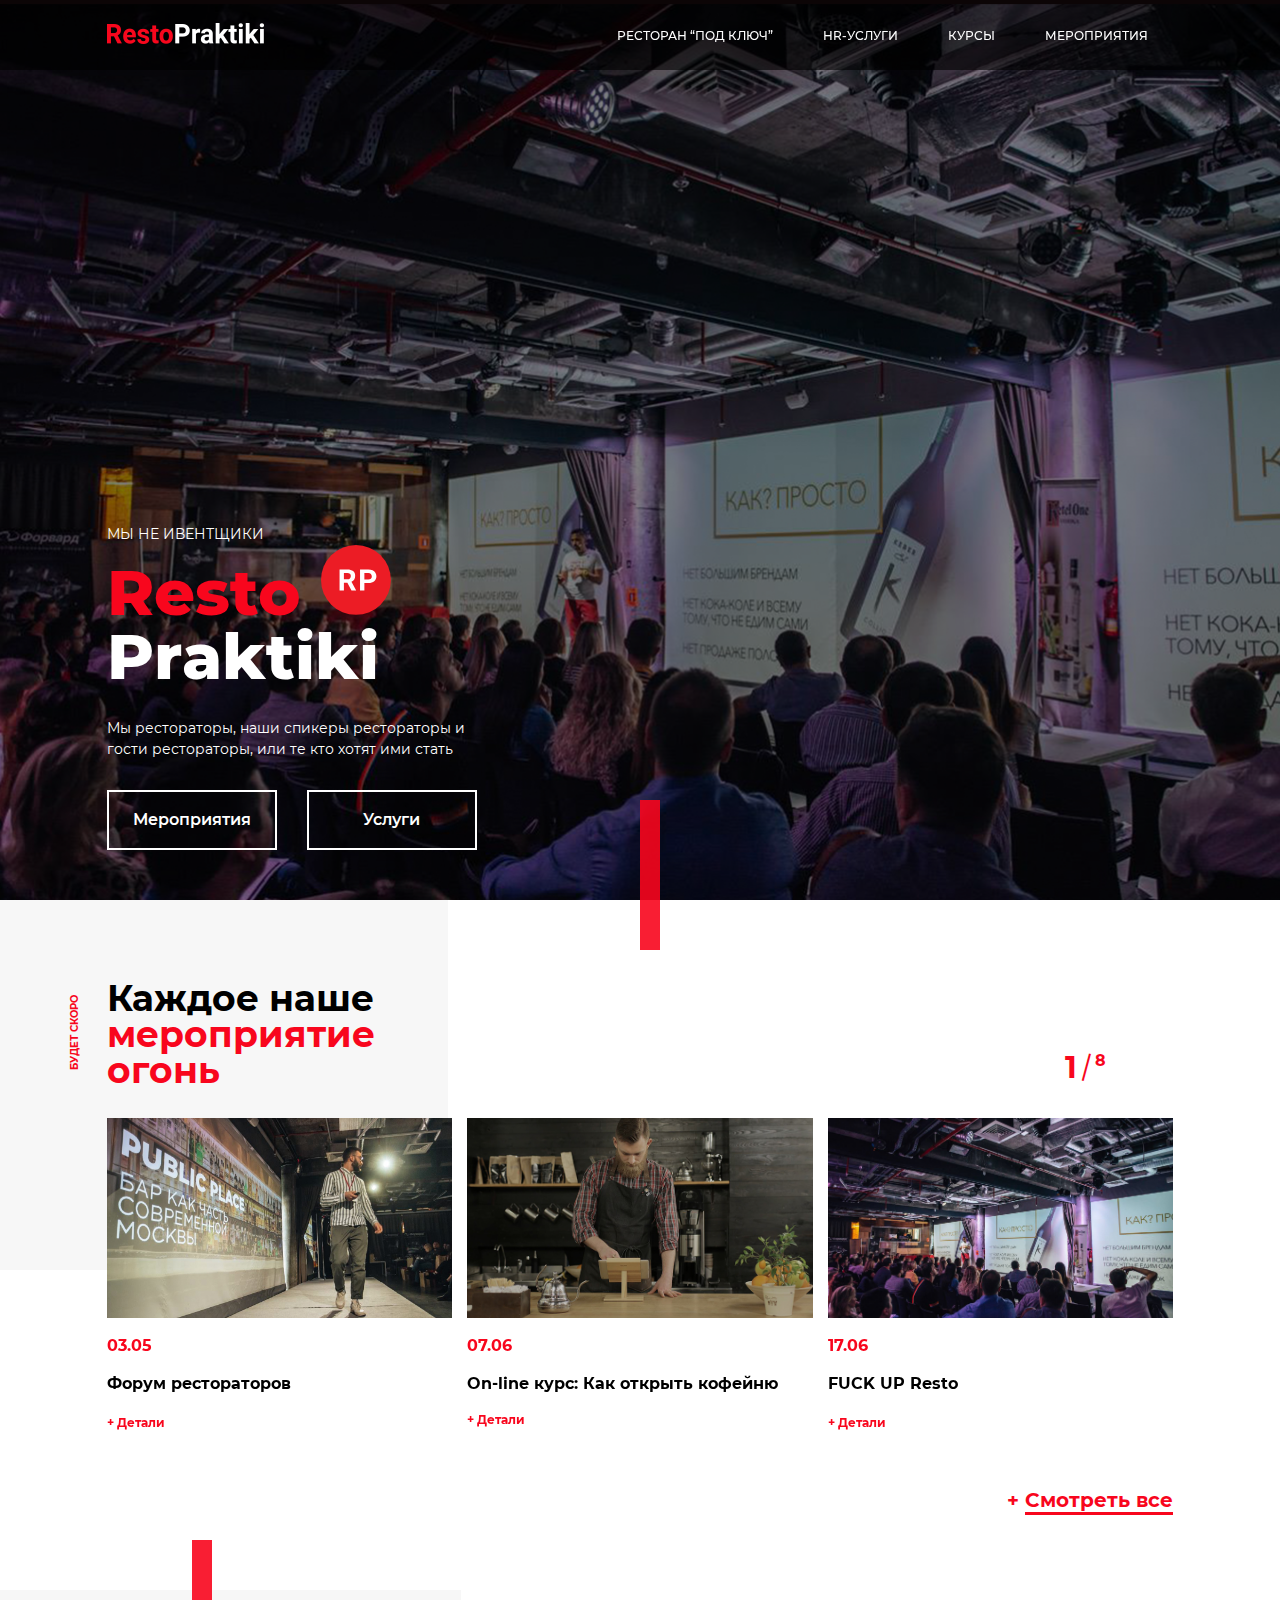
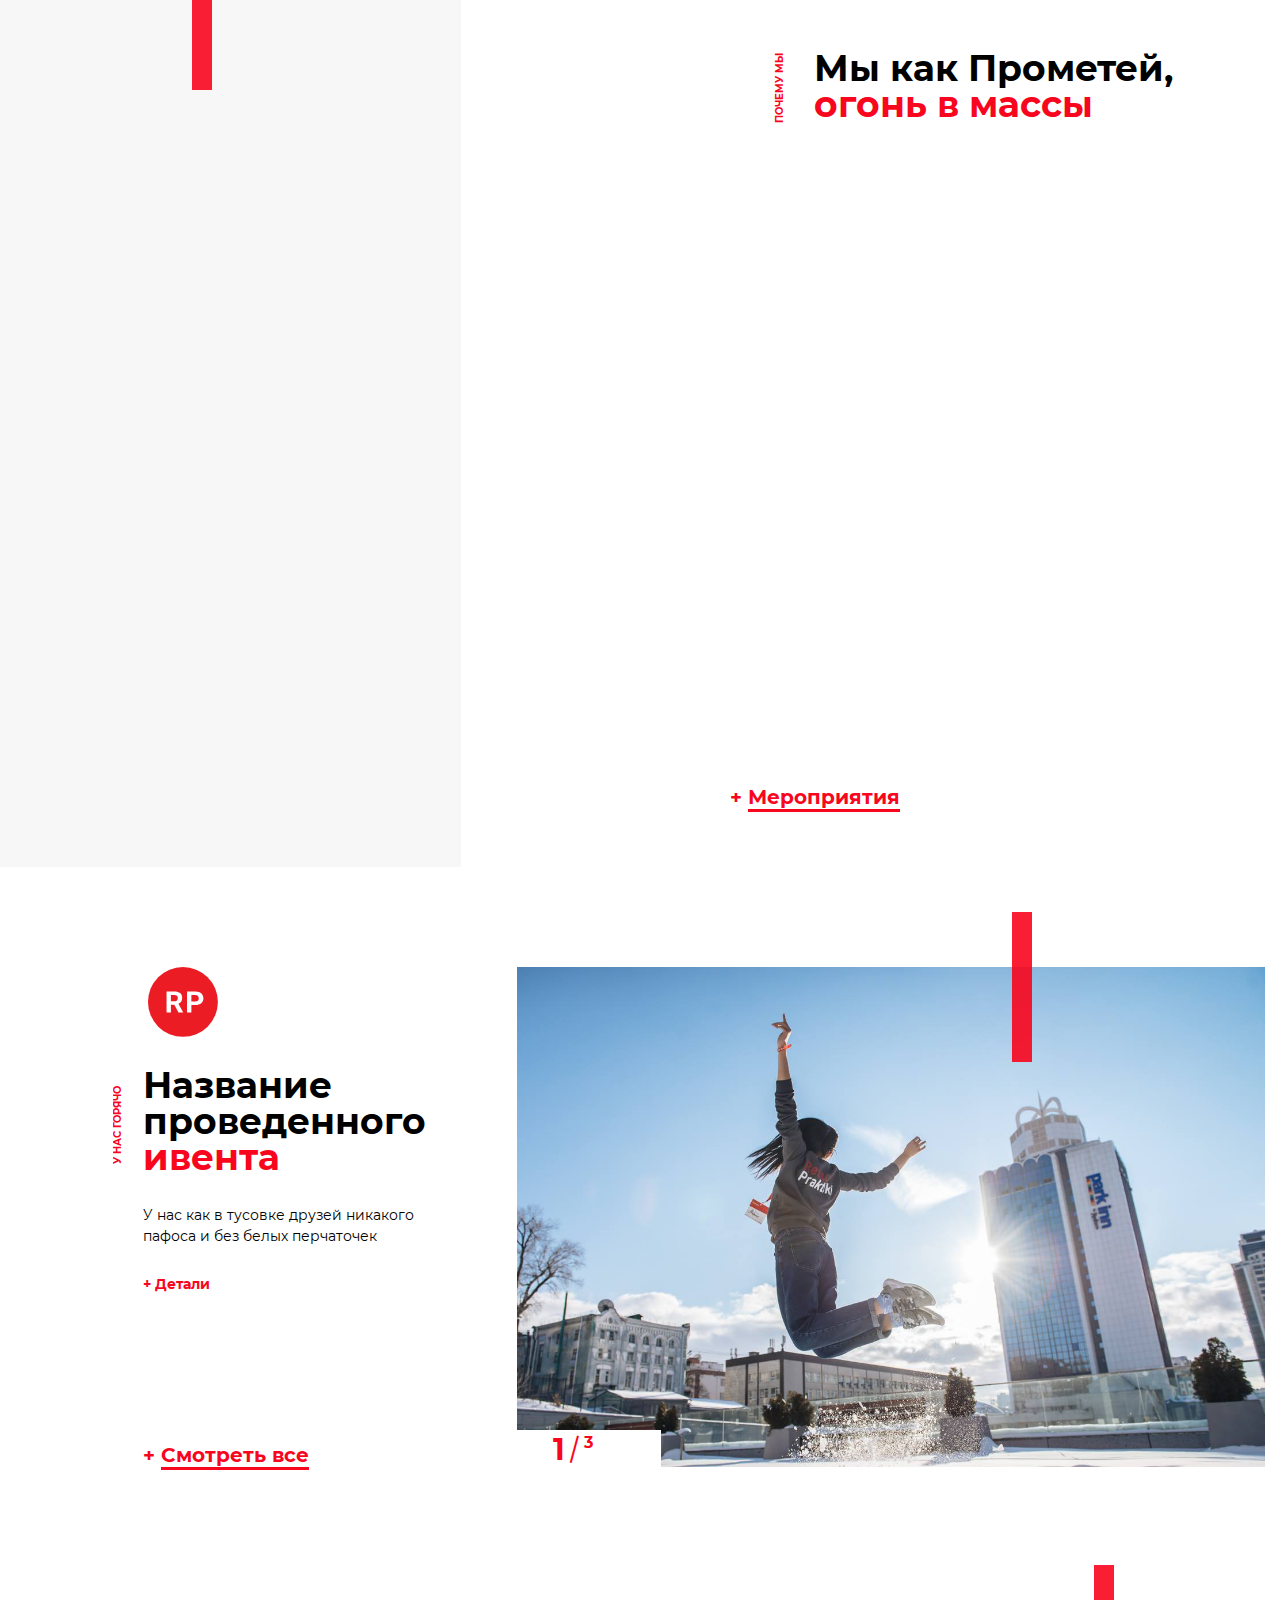
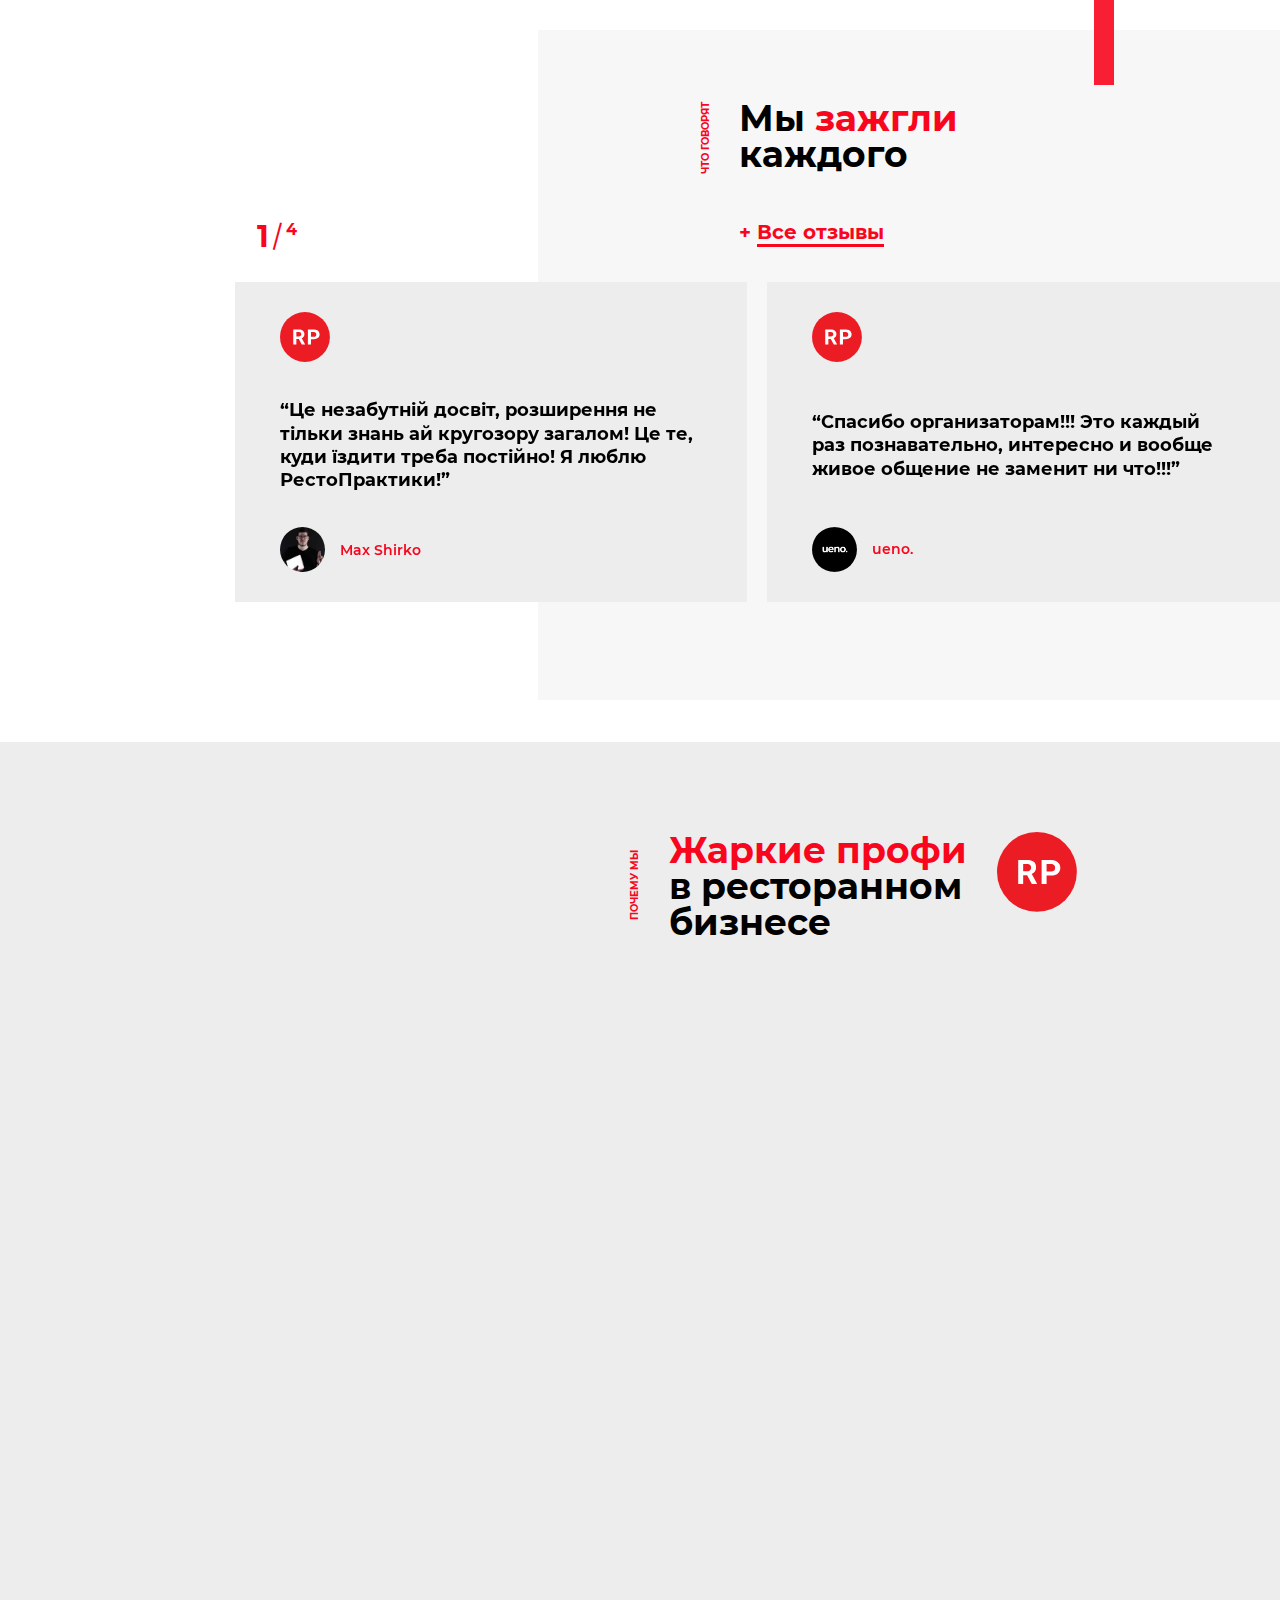
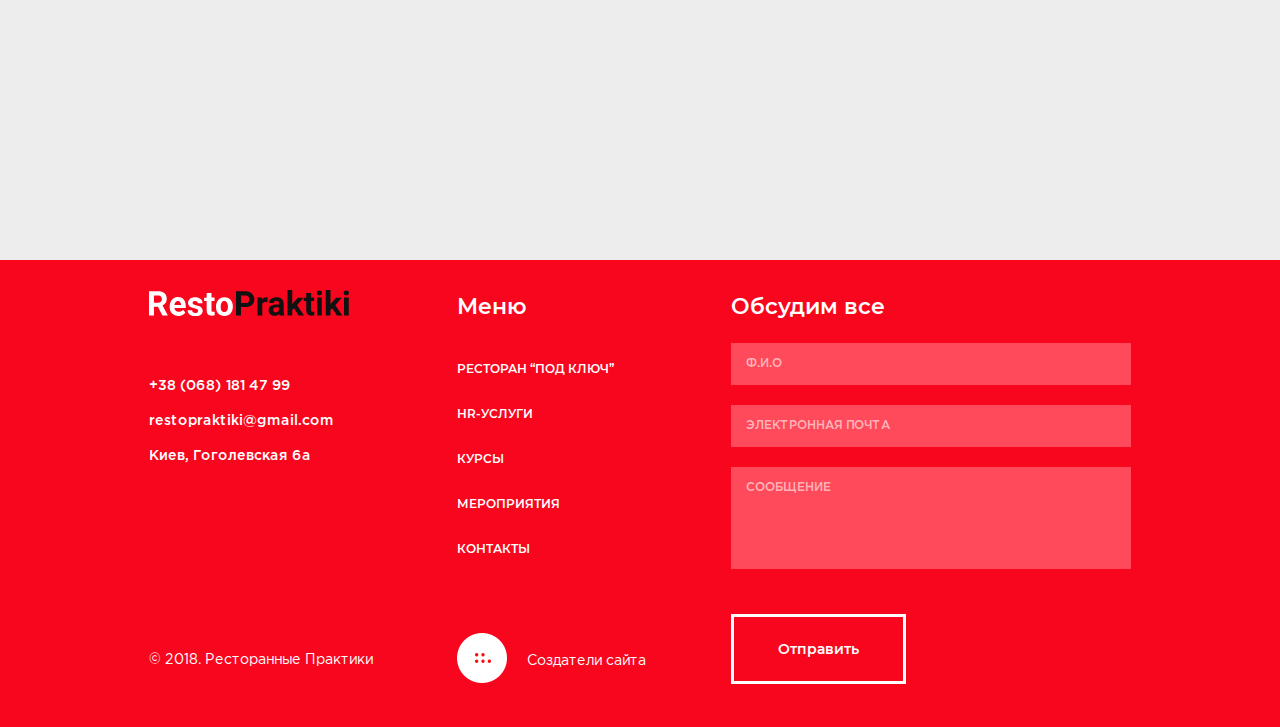
<file: resto_praktiki/index.html>
<!DOCTYPE html>
<html lang="en">
  <head>
    <meta charset="utf-8">
    <meta name="viewport" content="width=device-width, initial-scale=1">
    <title>Resto Praktiki</title>

   
    <!-- STYLES -->  
    <link rel="stylesheet" href="fonts/font.css">
    <link rel="stylesheet" href="https://use.fontawesome.com/releases/v5.0.10/css/all.css" integrity="sha384-+d0P83n9kaQMCwj8F4RJB66tzIwOKmrdb46+porD/OvrJ+37WqIM7UoBtwHO6Nlg" crossorigin="anonymous">
    <link rel="stylesheet" href="css/lightslider.css">
    <link rel="stylesheet" href="css/animate.css">
    <link rel="stylesheet" href="css/style.css">
    
    
  </head>
  <body>

    <!-- HEADER -->
    <header>
        <div class="container">
            <a href="" class="logo"><img src="img/logo_menu.png" alt=""></a>
            <nav>
                <ul class="topmenu">
                    <li><a href="#">Ресторан “под ключ”</a></li>
                    <li><a href="#">HR-услуги</a></li>
                    <li><a href="#">курсы</a></li>
                    <li><a href="#">мероприятия</a></li>
                </ul>
            </nav>   
            <div id="menu-toggle">
                <div id="hamburger">
                    <span></span>
                    <span></span>
                    <span></span>
                </div>
                <div id="cross">
                    <span></span>
                    <span></span>
                </div>
            </div>      
        </div>
    </header>
    
    
    <ul id="mobile-menu">
        <li><a href="#">Ресторан “под ключ”</a></li>
        <li><a href="#">HR-услуги</a></li>
        <li><a href="#">курсы</a></li>
        <li><a href="#">мероприятия</a></li>
    </ul>
    
   
    <!-- MAIN -->
    <section class="main" id="main">
       
       <div class="container-wrap">
            <div class="container">
           
            <div class="info">
                <p>Мы не ивентщики</p>
                <span class="red">Resto</span><img class="round-logo" src="img/round_logo.svg" alt=""><br>
                <span class="white">Praktiki</span>
                
                <p>Мы рестораторы, наши  спикеры рестораторы
                и гости рестораторы, или те кто хотят ими стать</p>
                
                <div class="buttons">
                    <a href="#" class="ivent-butt">Мероприятия</a>
                    <a href="#" class="services-butt">Услуги</a>
                </div>
            </div>
            
            <div class="social">
               <i class="fab fa-facebook-f"></i>
               <i class="fab fa-youtube"></i>
               <i class="fab fa-instagram"></i>
            </div> 
               
        </div>
       </div>
       
        <div class="line line-1"></div>
    </section>
    
      
    <!-- IVENTS -->  
    <section class="ivents" id="ivents">
        <div class="container">
            
            <div class="sect-title">
                <h2>Каждое наше<br><span class="red">мероприятие<br> огонь</span></h2>
                <p class="aside">будет скоро</p>
            </div>
            
            <div class="ivt-slider">    
              
                <div class="slider-control slider-control-1">
                    <i class="prev fas fa-angle-left"></i>
                        <div class="count">
                            <span id="current">1</span>
                            <span class="cur-b-tot">|</span>
                            <span id="total"></span>
                        </div>
                    <i class="next fas fa-angle-right"></i>
                </div>                
               
                <ul id="slider-1">  
                  <li>
                      <div class="img-cover img-1"></div>   
                      <span class="date red">03.05</span>
                      <h3>Форум рестораторов</h3>
                      <span class="details red">+ Детали</span>
                  </li>
                  <li>
                      <div class="img-cover img-2"></div>
                      <div class="ivt-info">
                         <span class="date red">07.06</span>
                          <h3>On-line курс: Как открыть кофейню</h3>
                          <span class="details red">+ Детали</span> 
                      </div> 
                  </li>
                  <li>
                      <div class="img-cover img-3"></div>
                      <span class="date red">17.06</span>
                      <h3>FUCK UP Resto</h3>
                      <span class="details red">+ Детали</span>
                  </li>
                  <li>
                      <div class="img-cover img-4"></div>
                      <span class="date red">03.05</span>
                      <h3>Форум рестораторов</h3>
                      <span class="details red">+ Детали</span>
                  </li>
                  <li>
                      <div class="img-cover img-1"></div>
                      <span class="date red">07.06</span>
                      <h3>On-line курс: Как открыть кофейню</h3>
                      <span class="details red">+ Детали</span>
                  </li>
                  <li>
                      <div class="img-cover img-2"></div>
                      <span class="date red">17.06</span>
                      <h3>FUCK UP Resto</h3>
                      <span class="details red">+ Детали</span>
                  </li>
                  <li>
                      <div class="img-cover img-3"></div>
                      <span class="date red">17.06</span>
                      <h3>FUCK UP Resto</h3>
                      <span class="details red">+ Детали</span>
                  </li>
                  <li>
                      <div class="img-cover img-4"></div>
                      <span class="date red">03.05</span>
                      <h3>Форум рестораторов</h3>
                      <span class="details red">+ Детали</span>
                  </li>
                </ul>
                
            </div>
            
            <div class="see-all red">
                <span>+</span>
                <a href="#">Смотреть все</a>
            </div>
            
        </div>
    </section>
     
      
    <!-- FEATURES -->   
    <section class="features" id="features">
        <div class="container">
            
            <div class="sect-title">
                <h2>Мы как Прометей,<br><span class="red">огонь в массы</span></h2>
                <p class="aside">почему мы</p>
            </div>
            
            <div class="feat-items">
                <div class="item-wrap">
                    <div class="item-info">
                        <div class="img-wrap">
                            <img src="img/feature-1.png" alt="">
                        </div>
                        <h3>Зажигаем<br>идеями</h3>
                        <p>У нас всегда новые спикеры - практикующие рестораторы</p>
                    </div>
                    <div class="item-num">
                        <span class="num red">30.000</span>
                        <p>Человек посетили форум рестопрактик</p>
                    </div>
                </div>
                <div class="item-wrap">
                    <div class="item-info">
                        <div class="img-wrap">
                            <img src="img/feature-2.png" alt="">
                        </div>
                        <h3>Жарим<br>не по-детски</h3>
                        <p>У нас как в тусовке друзей никакого пафоса и без белых перчаточек</p>
                    </div>
                    <div class="item-num">
                        <span class="num red">100</span>
                        <p>Историй успеха, после посещения форума</p>
                    </div>
                </div>
                <div class="item-wrap">
                    <div class="item-info">
                        <div class="img-wrap">
                            <img src="img/feature-3.png" alt="">
                        </div>
                        <h3>Круто<br>и драйвово</h3>
                        <p>Живые люди, живые темы и драйвовая атмосфера. Никакого “нафталина”</p>
                    </div>
                    <div class="item-num">
                        <span class="num red">07</span>
                        <p>Разных стран поддержали рестопрактиков</p>
                    </div>
                </div>
                <div class="item-wrap">
                    <div class="item-info">
                        <div class="img-wrap">
                            <img src="img/feature-4.png" alt="">
                        </div>
                        <h3>Под высоким<br>напряжением</h3>
                        <p>Живые люди, живые тем и драйвовая атмосфера. Никакого “нафталина”</p>
                    </div>
                    <div class="item-num">
                        <span class="num red">50</span>
                        <p>Топовых рестораторов выступили на форуме</p>
                    </div>
                </div>
            </div>
            
            <div class="see-all red">
                <span>+</span>
                <a href="#">Мероприятия</a>
            </div>
            
        </div>
        
        <div class="line line-2"></div>
    </section>    
         
         
    <!-- IVENTS-2 -->     
    <section class="ivents-2" id="ivents-2">
        <div class="container">
            <div class="slider-wrap">
              
                <div class="logo">
                    <img src="img/round_logo.svg" alt="">
                </div>
               
                <div class="slider-control slider-control-2">
                    <i class="prev fas fa-angle-left"></i>
                    <div class="count">
                        <span id="current-2">1</span>
                        <span class="cur-b-tot">|</span>
                        <span id="total-2"></span>
                    </div>
                    <i class="next fas fa-angle-right"></i>
                </div>  
               
                <ul id="slider-2">
                   
                    <li>
                        <div class="slide-info">
                            <h2 class="sect-title">Название проведенного<br><span class="red">ивента</span></h2>
                            <p class="aside">у нас горячо</p>
                            <p>У нас как в тусовке друзей никакого пафоса и без белых перчаточек</p>
                            <span class="details red">+ Детали</span>
                        </div>
                        
                        <div class="slide-img">
                            <div class="img-wrap">
                                <img src="img/sl2-img1.jpg" alt="">    
                            </div>         
                        </div>
                    </li>
                    
                    <li>
                        <div class="slide-info">
                            <h2 class="sect-title">Название проведенного<br><span class="red">ивента</span></h2>
                            <p class="aside">у нас горячо</p>
                            <p>У нас как в тусовке друзей никакого пафоса и без белых перчаточек</p>
                            <span class="details red">+ Детали</span>
                        </div>
                        
                        <div class="slide-img">
                            <div class="img-wrap">
                                <img src="img/sl2-img1.jpg" alt="">    
                            </div>  
                        </div>
                    </li>
                    
                    <li>
                        <div class="slide-info">
                            <h2 class="sect-title">Название проведенного<br><span class="red">ивента</span></h2>
                            <p class="aside">у нас горячо</p>
                            <p>У нас как в тусовке друзей никакого пафоса и без белых перчаточек</p>
                            <span class="details red">+ Детали</span>
                        </div>
                        
                        <div class="slide-img">
                            <div class="img-wrap">
                                <img src="img/sl2-img1.jpg" alt="">    
                            </div>           
                        </div>
                    </li>
                    
                </ul>
                
                <div class="see-all red">
                    <span>+</span>
                    <a href="#">Смотреть все</a>
                </div>
                
                <div class="line line-3"></div>
                
           </div>      
        </div>
    </section>
 
                  
    <!-- REVIEWS -->
    <section class="reviews" id="reviews">
        <div class="container">
           
            <div class="rev-title">
                <div class="sect-title">
                    <h2>Мы <span class="red">зажгли</span><br>каждого</h2>
                    <p class="aside">что говорят</p>
                </div>
                <div class="see-all red">
                    <span>+</span>
                    <a href="#">Все отзывы</a>
                </div>    
           </div>
           
           <div class="reviews-slider">    
              
                <div class="slider-control slider-control-3">
                    <i class="prev fas fa-angle-left"></i>
                        <div class="count">
                            <span id="current-3">1</span>
                            <span class="cur-b-tot">|</span>
                            <span id="total-3"></span>
                        </div>
                    <i class="next fas fa-angle-right"></i>
                </div>                
               
                <ul id="slider-3">  
                    <li>
                       <div class="wrap">
                        <div class="logo-wrap">
                            <img src="img/round_logo.svg" alt="">
                        </div>
                        <p class="rev-text">“Це незабутній досвіт,  розширення не тільки знань ай кругозору загалом! Це те, куди їздити треба постійно! Я люблю РестоПрактики!”</p>
                        <div class="author-wrap">
                            <div class="author-phot">
                                <img src="img/max_sh.jpg" alt="">
                            </div>
                            <span class="red">Max Shirko</span>  
                        </div>
                       </div>
                        
                    </li>
                    
                    <li>
                       <div class="wrap">
                           <div class="logo-wrap">
                            <img src="img/round_logo.svg" alt="">
                        </div>
                        <p class="rev-text">“Спасибо организаторам!!! Это каждый раз познавательно, интересно и вообще живое общение не заменит ни что!!!”</p>
                        <div class="author-wrap">
                            <div class="author-phot">
                                <img src="img/ueno.jpg" alt="">
                            </div>
                            <span class="red">ueno.</span>  
                        </div>
                       </div>
                        
                    </li>
                    
                    <li>
                       <div class="wrap">
                        <div class="logo-wrap">
                            <img src="img/round_logo.svg" alt="">
                        </div>
                        <p class="rev-text">“Це незабутній досвіт,  розширення не тільки знань ай кругозору загалом! Це те, куди їздити треба постійно! Я люблю РестоПрактики!”</p>
                        <div class="author-wrap">
                            <div class="author-phot">
                                <img src="img/max_sh.jpg" alt="">
                            </div>
                            <span class="red">Max Shirko</span>  
                        </div>
                       </div>
                        
                    </li>
                    
                    <li>
                       <div class="wrap">
                           <div class="logo-wrap">
                            <img src="img/round_logo.svg" alt="">
                        </div>
                        <p class="rev-text">“Спасибо организаторам!!! Это каждый раз познавательно, интересно и вообще живое общение не заменит ни что!!!”</p>
                        <div class="author-wrap">
                            <div class="author-phot">
                                <img src="img/ueno.jpg" alt="">
                            </div>
                            <span class="red">ueno.</span>  
                        </div>
                       </div>
                        
                    </li>
                </ul>
                
            </div>
           
        </div>
        
        <div class="line line-4"></div>
    </section>  
     
           
    <!-- PROFI -->   
    <section class="profi" id="profi">
        <div class="container">
           
            <div class="sect-title">
                <h2><span class="red">Жаркие профи</span><br>в ресторанном<br>бизнесе</h2>
                <div class="logo-wrap">
                    <img src="img/round_logo.svg" alt="">
                </div>
                <p class="aside">почему мы</p>
            </div>
            
            <div class="profi-wrap">
                <div class="block-1">
                    <div class="profi-item">
                        <div class="photo igor">
                            <div class="line line-5"></div>
                        </div>
                        <div class="pro-info">
                            <span class="name">Игорь <br><span class="red">Сухомлин</span></span>
                            <p>В ресторанном бизнесе с 2007 года. Основатель образовательных проектов RestoPraktiki и Чашка School</p>
                            <div class="social">
                                <a href="#"><i class="fab fa-facebook-f"></i></a>
                                <a href="#"><i class="fab fa-instagram"></i></a>
                            </div>
                        </div>
                    </div>
                    
                    <div class="profi-item">
                        <div class="photo lera">
                            <div class="line line-6"></div>
                        </div>
                        <div class="pro-info">
                            <span class="name">Лера <br><span class="red">Василевская</span></span>
                            <p>Партнер Чашка School, RestoPraktiki.Опыт в управлении Чашка Espresso bar и запуске сети кофеен Чашка, Чашка Франчайзинг и Чашка School</p>
                            <div class="social">
                                <a href="#"><i class="fab fa-facebook-f"></i></a>
                                <a href="#"><i class="fab fa-instagram"></i></a>
                            </div>
                        </div>
                    </div>
                </div>
                
                <div class="block-2">
                    <div class="profi-item">
                        <div class="photo katya">
                            <div class="line line-5"></div>
                        </div>
                        <div class="pro-info">
                            <span class="name">Екатерина <br><span class="red">Панченко</span></span>
                            <p>Руководитель проектов RestoPraktiki и Чашка School. Более 10 лет в ресторанном бизнесе</p>
                            <div class="social">
                                <a href="#"><i class="fab fa-facebook-f"></i></a>
                                <a href="#"><i class="fab fa-instagram"></i></a>
                            </div>
                        </div>
                    </div>
                    
                    <div class="profi-item">
                        <div class="photo ulia">
                            <div class="line line-6"></div>
                        </div>
                        <div class="pro-info">
                            <span class="name">Юлия <br><span class="red">Воскресенская</span></span>
                            <p>Партнер в образовательных проектах Restopraktiki и Чашка School. 12 лет в ресторанном бизнесе, 7 из них операционное управление</p>
                            <div class="social">
                                <a href="#"><i class="fab fa-facebook-f"></i></a>
                                <a href="#"><i class="fab fa-instagram"></i></a>
                            </div>
                        </div>
                    </div>
                </div>
                
            </div>
            
        </div>
    </section>          
                       
                             
    <!-- FOOTER -->                                      
    <footer id="footer">
        <div class="container">
            <div class="foot-wrap">
               
                <div class="contacts">
                    <div class="logo-wrap">
                        <img src="img/logo-foot.svg" alt="">
                    </div>
                    <p>+38 (068) 181 47 99 <br>restopraktiki@gmail.com <br>Киев, Гоголевская 6а <br></p>
                    <div class="social">
                        <a href=""><i class="fab fa-facebook-f"></i></a>
                        <a href=""><i class="fab fa-youtube"></i></a>
                        <a href=""><i class="fab fa-instagram"></i></a>
                    </div>
                    <span class="copyright">&copy; 2018. Ресторанные Практики</span>
                </div>
                
                <div class="foot-menu">
                    <h3>Меню</h3>
                    <div class="menu">
                        <a href="">Ресторан “под ключ”</a>
                        <a href="">HR-услуги</a>
                        <a href="">курсы</a>
                        <a href="">мероприятия</a>
                        <a href="">Контакты</a>
                    </div>
                    <div class="creat">
                        <div class="img-wrap">
                            <img src="img/creat.png" alt="">
                        </div>
                        <a href=""><span>Создатели сайта</span></a>
                    </div>
                </div>
                
                <div class="feedback">
                    <h3>Обсудим все</h3>
                    <form id="feedback" action="">
                        <input type="text" placeholder="Ф.И.О">
                        <input type="text" placeholder="ЭЛЕКТРОННАЯ ПОЧТА">
                        <textarea name="" id="" cols="30" rows="6" placeholder="СООБЩЕНИЕ"></textarea>
                        <a href="" id="sub-button">Отправить</a>
                    </form>
                </div>
            </div>
        </div>
    </footer>  
      
      
    <!-- SCRIPTS -->
    <script src="https://ajax.googleapis.com/ajax/libs/jquery/1.12.4/jquery.min.js"></script>
    <script src="js/lightslider.js"></script>
    <script src="js/wow.js"></script>
    <script src="js/script.js"></script>
    
    
  </body>
</html>
</file>
<file: activebox/fonts/fonts.css>
/*fonts*/
@font-face {
    font-family: 'CardoItalic';
    src: url('../fonts/Cardo-Italic.ttf') format('truetype');
    font-weight: normal;
    font-style: normal;
}

@font-face {
    font-family: 'RalewayLight';
    src: url('../fonts/Raleway-Light.ttf') format('truetype');
    font-weight: normal;
    font-style: normal;
}

@font-face {
    font-family: 'raleway';
    src: url('../fonts/Raleway-Regular.ttf') format('truetype');
    font-weight: normal;
    font-style: normal;
}

@font-face {
    font-family: 'RalewaySemiBold';
    src: url('../fonts/Raleway-SemiBold.ttf') format('truetype');
    font-weight: normal;
    font-style: normal;
}

@font-face {
    font-family: 'ralewaybold';
    src: url('../fonts/Raleway-Bold.ttf') format('truetype');
    src: url('../fonts/raleway-bold-webfont.woff2') format('woff2'),
         url('../fonts/raleway-bold-webfont.woff') format('woff');
    font-weight: normal;
    font-style: normal;

}

@font-face {
    font-family: 'OpenSansBold';
    src: url('../fonts/OpenSans-Bold.ttf') format('truetype');
    font-weight: normal;
    font-style: normal;

}/*end fonts*/
</file>
<file: cs_agency/fonts/fonts.css>
/* fonts */
@font-face {
    
    font-family: 'OpenSans-Regular'; 
    
    src: url("OpenSans-Regular.ttf") format("truetype");
    
}

@font-face {
    
    font-family: 'MyriadPro-Regular'; 
    
    src: url("MyriadPro-Regular.ttf") format("truetype");
    
}

@font-face {
    
    font-family: 'Gotham Bold'; 
    
    src: url("GothamBold.ttf") format("truetype");
    
}

@font-face {
    
    font-family: 'Gotham Medium'; 
    
    src: url("GothamMedium.ttf") format("truetype");
    
}

@font-face {
    
    font-family: 'Gotham Book'; 
    
    src: url("GothamBook.ttf") format("truetype");
    
}

@font-face {
    
    font-family: 'RobotoCondensed-Bold'; 
    
    src: url("RobotoCondensed-Bold.ttf") format("truetype");
    
}/* end fonts */
</file>
<file: resto_praktiki/fonts/font.css>
/* fonts */
@font-face {
    
    font-family: 'GothamPro';
    
    src: url("GothamPro.ttf") format('truetype');
    
}

@font-face {
    
    font-family: 'GothamPro-Medium';
    
    src: url("GothamPro-Medium.ttf") format('truetype');
    
}

@font-face {
    
    font-family: 'Montserrat-Bold';
    
    src: url("Montserrat-Bold.ttf") format('truetype');
    
}

@font-face {
    
    font-family: 'Montserrat-ExtraBold';
    
    src: url("Montserrat-ExtraBold.ttf") format('truetype');
    
}

@font-face {
    
    font-family: 'Montserrat-Medium';
    
    src: url("Montserrat-Medium.ttf") format('truetype');
    
}

@font-face {
    
    font-family: 'Montserrat-Regular';
    
    src: url("Montserrat-Regular.ttf") format('truetype');
    
}

@font-face {
    
    font-family: 'Montserrat-SemiBold';
    
    src: url("Montserrat-SemiBold.ttf") format('truetype');
    
}
</file>
<file: resto_praktiki/css/lightslider.css>
/*! lightslider - v1.1.3 - 2015-04-14
* https://github.com/sachinchoolur/lightslider
* Copyright (c) 2015 Sachin N; Licensed MIT */
/** /!!! core css Should not edit !!!/**/ 

.lSSlideOuter {
    overflow: hidden;
    -webkit-touch-callout: none;
    -webkit-user-select: none;
    -khtml-user-select: none;
    -moz-user-select: none;
    -ms-user-select: none;
    user-select: none
}
.lightSlider:before, .lightSlider:after {
    content: " ";
    display: table;
}
.lightSlider {
    overflow: hidden;
    margin: 0;
}
.lSSlideWrapper {
    max-width: 100%;
    overflow: hidden;
    position: relative;
}
.lSSlideWrapper > .lightSlider:after {
    clear: both;
}
.lSSlideWrapper .lSSlide {
    -webkit-transform: translate(0px, 0px);
    -ms-transform: translate(0px, 0px);
    transform: translate(0px, 0px);
    -webkit-transition: all 1s;
    -webkit-transition-property: -webkit-transform,height;
    -moz-transition-property: -moz-transform,height;
    transition-property: transform,height;
    -webkit-transition-duration: inherit !important;
    transition-duration: inherit !important;
    -webkit-transition-timing-function: inherit !important;
    transition-timing-function: inherit !important;
}
.lSSlideWrapper .lSFade {
    position: relative;
}
.lSSlideWrapper .lSFade > * {
    position: absolute !important;
    top: 0;
    left: 0;
    z-index: 9;
    margin-right: 0;
    width: 100%;
}
.lSSlideWrapper.usingCss .lSFade > * {
    opacity: 0;
    -webkit-transition-delay: 0s;
    transition-delay: 0s;
    -webkit-transition-duration: inherit !important;
    transition-duration: inherit !important;
    -webkit-transition-property: opacity;
    transition-property: opacity;
    -webkit-transition-timing-function: inherit !important;
    transition-timing-function: inherit !important;
}
.lSSlideWrapper .lSFade > *.active {
    z-index: 10;
}
.lSSlideWrapper.usingCss .lSFade > *.active {
    opacity: 1;
}
/** /!!! End of core css Should not edit !!!/**/

/* Pager */
.lSSlideOuter .lSPager.lSpg {
    margin: 10px 0 0;
    padding: 0;
    text-align: center;
}
.lSSlideOuter .lSPager.lSpg > li {
    cursor: pointer;
    display: inline-block;
    padding: 0 5px;
}
.lSSlideOuter .lSPager.lSpg > li a {
    background-color: #222222;
    border-radius: 30px;
    display: inline-block;
    height: 8px;
    overflow: hidden;
    text-indent: -999em;
    width: 8px;
    position: relative;
    z-index: 99;
    -webkit-transition: all 0.5s linear 0s;
    transition: all 0.5s linear 0s;
}
.lSSlideOuter .lSPager.lSpg > li:hover a, .lSSlideOuter .lSPager.lSpg > li.active a {
    background-color: #428bca;
}
.lSSlideOuter .media {
    opacity: 0.8;
}
.lSSlideOuter .media.active {
    opacity: 1;
}
/* End of pager */

/** Gallery */
.lSSlideOuter .lSPager.lSGallery {
    list-style: none outside none;
    padding-left: 0;
    margin: 0;
    overflow: hidden;
    transform: translate3d(0px, 0px, 0px);
    -moz-transform: translate3d(0px, 0px, 0px);
    -ms-transform: translate3d(0px, 0px, 0px);
    -webkit-transform: translate3d(0px, 0px, 0px);
    -o-transform: translate3d(0px, 0px, 0px);
    -webkit-transition-property: -webkit-transform;
    -moz-transition-property: -moz-transform;
    -webkit-touch-callout: none;
    -webkit-user-select: none;
    -khtml-user-select: none;
    -moz-user-select: none;
    -ms-user-select: none;
    user-select: none;
}
.lSSlideOuter .lSPager.lSGallery li {
    overflow: hidden;
    -webkit-transition: border-radius 0.12s linear 0s 0.35s linear 0s;
    transition: border-radius 0.12s linear 0s 0.35s linear 0s;
}
.lSSlideOuter .lSPager.lSGallery li.active, .lSSlideOuter .lSPager.lSGallery li:hover {
    border-radius: 5px;
}
.lSSlideOuter .lSPager.lSGallery img {
    display: block;
    height: auto;
    max-width: 100%;
}
.lSSlideOuter .lSPager.lSGallery:before, .lSSlideOuter .lSPager.lSGallery:after {
    content: " ";
    display: table;
}
.lSSlideOuter .lSPager.lSGallery:after {
    clear: both;
}
/* End of Gallery*/

/* slider actions */
.lSAction > a {
    width: 32px;
    display: block;
    top: 50%;
    height: 32px;
    background-image: url('../img/controls.png');
    cursor: pointer;
    position: absolute;
    z-index: 99;
    margin-top: -16px;
    opacity: 0.5;
    -webkit-transition: opacity 0.35s linear 0s;
    transition: opacity 0.35s linear 0s;
}
.lSAction > a:hover {
    opacity: 1;
}
.lSAction > .lSPrev {
    background-position: 0 0;
    left: 10px;
}
.lSAction > .lSNext {
    background-position: -32px 0;
    right: 10px;
}
.lSAction > a.disabled {
    pointer-events: none;
}
.cS-hidden {
    height: 1px;
    opacity: 0;
    filter: alpha(opacity=0);
    overflow: hidden;
}


/* vertical */
.lSSlideOuter.vertical {
    position: relative;
}
.lSSlideOuter.vertical.noPager {
    padding-right: 0px !important;
}
.lSSlideOuter.vertical .lSGallery {
    position: absolute !important;
    right: 0;
    top: 0;
}
.lSSlideOuter.vertical .lightSlider > * {
    width: 100% !important;
    max-width: none !important;
}

/* vertical controlls */
.lSSlideOuter.vertical .lSAction > a {
    left: 50%;
    margin-left: -14px;
    margin-top: 0;
}
.lSSlideOuter.vertical .lSAction > .lSNext {
    background-position: 31px -31px;
    bottom: 10px;
    top: auto;
}
.lSSlideOuter.vertical .lSAction > .lSPrev {
    background-position: 0 -31px;
    bottom: auto;
    top: 10px;
}
/* vertical */


/* Rtl */
.lSSlideOuter.lSrtl {
    direction: rtl;
}
.lSSlideOuter .lightSlider, .lSSlideOuter .lSPager {
    padding-left: 0;
    list-style: none outside none;
}
.lSSlideOuter.lSrtl .lightSlider, .lSSlideOuter.lSrtl .lSPager {
    padding-right: 0;
}
.lSSlideOuter .lightSlider > *,  .lSSlideOuter .lSGallery li {
    float: left;
}
.lSSlideOuter.lSrtl .lightSlider > *,  .lSSlideOuter.lSrtl .lSGallery li {
    float: right !important;
}
/* Rtl */

@-webkit-keyframes rightEnd {
    0% {
        left: 0;
    }

    50% {
        left: -15px;
    }

    100% {
        left: 0;
    }
}
@keyframes rightEnd {
    0% {
        left: 0;
    }

    50% {
        left: -15px;
    }

    100% {
        left: 0;
    }
}
@-webkit-keyframes topEnd {
    0% {
        top: 0;
    }

    50% {
        top: -15px;
    }

    100% {
        top: 0;
    }
}
@keyframes topEnd {
    0% {
        top: 0;
    }

    50% {
        top: -15px;
    }

    100% {
        top: 0;
    }
}
@-webkit-keyframes leftEnd {
    0% {
        left: 0;
    }

    50% {
        left: 15px;
    }

    100% {
        left: 0;
    }
}
@keyframes leftEnd {
    0% {
        left: 0;
    }

    50% {
        left: 15px;
    }

    100% {
        left: 0;
    }
}
@-webkit-keyframes bottomEnd {
    0% {
        bottom: 0;
    }

    50% {
        bottom: -15px;
    }

    100% {
        bottom: 0;
    }
}
@keyframes bottomEnd {
    0% {
        bottom: 0;
    }

    50% {
        bottom: -15px;
    }

    100% {
        bottom: 0;
    }
}
.lSSlideOuter .rightEnd {
    -webkit-animation: rightEnd 0.3s;
    animation: rightEnd 0.3s;
    position: relative;
}
.lSSlideOuter .leftEnd {
    -webkit-animation: leftEnd 0.3s;
    animation: leftEnd 0.3s;
    position: relative;
}
.lSSlideOuter.vertical .rightEnd {
    -webkit-animation: topEnd 0.3s;
    animation: topEnd 0.3s;
    position: relative;
}
.lSSlideOuter.vertical .leftEnd {
    -webkit-animation: bottomEnd 0.3s;
    animation: bottomEnd 0.3s;
    position: relative;
}
.lSSlideOuter.lSrtl .rightEnd {
    -webkit-animation: leftEnd 0.3s;
    animation: leftEnd 0.3s;
    position: relative;
}
.lSSlideOuter.lSrtl .leftEnd {
    -webkit-animation: rightEnd 0.3s;
    animation: rightEnd 0.3s;
    position: relative;
}
/*/  GRab cursor */
.lightSlider.lsGrab > * {
  cursor: -webkit-grab;
  cursor: -moz-grab;
  cursor: -o-grab;
  cursor: -ms-grab;
  cursor: grab;
}
.lightSlider.lsGrabbing > * {
  cursor: move;
  cursor: -webkit-grabbing;
  cursor: -moz-grabbing;
  cursor: -o-grabbing;
  cursor: -ms-grabbing;
  cursor: grabbing;
}
</file>
<file: activebox/css/style.css>
@import url(reset.css);


* {
    -webkit-box-sizing: border-box;
    box-sizing: border-box;
}
.no-padding {
    padding-left: 0;
    padding-right: 0;
}

.row {
    margin-left: 0;
    margin-right: 0;
}

.social {
    display: -webkit-box;
    display: -ms-flexbox;
    display: flex;
    -webkit-box-pack: center;
    -ms-flex-pack: center;
    justify-content: center;
    -webkit-box-align: center;
    -ms-flex-align: center;
    align-items: center;
}

.social a {
    margin: 0 5px;
    display: -webkit-box;
    display: -ms-flexbox;
    display: flex;
    -webkit-box-pack: center;
    -ms-flex-pack: center;
    justify-content: center;
    -ms-flex-line-pack: center;
    align-content: center;
    width: 45px;
    height: 45px;
    font-size: 18px;
    padding: 10px;
    -webkit-transition: all .3s;
    transition: all .3s;
}

.social a:hover {
    text-decoration: none;
}

/* navigation */
.navbar-my {
    position: fixed;
    background-color: rgba(49,52,84,.8);
    padding: 20px 0;
    border-bottom: 1px solid #d7d8db;
    z-index: 999;
    width: 100%;
    margin-bottom: 0;
}


.navbar-my ul li a {
    margin-top: 10px;
    font-family: 'ralewaybold';
    font-size: 13px;
    text-transform: uppercase;
    color: #fff;
}

.navbar-my ul li a:hover,
.navbar-my ul li a:focus{
    text-decoration: none;
    background-color: rgba(0,0,0,.2);
    border-radius: 2px;
}

.navbar-toggle {
    background: #e84545;
    margin-top: 20px;
}

span.icon-bar {
    background: #fff;
}/* end navigation */



/* musthead */
.masthead {
    height: 100vh;
    padding: 200px 0 157px 0;
    background: url(../img/banner.jpg) no-repeat;
    background-attachment: fixed;
    text-align: center;
}

.slogan {
    font-family: 'OpenSansBold';
    font-size: 65px;
    line-height: 1.1;
    color: #fff;
    text-transform: uppercase;
}

.slogan-desc {
    font-family: 'raleway';
    font-size: 22px;
    line-height: 1.3;
    color: #fff;
    margin-top: 40px;
    margin-bottom: 75px;
}

a.button {
    font-family: 'RalewaySemiBold';
    font-size: 13px;
    background-color: #e84545;
    text-transform: uppercase;
    border-radius: 2px;
    color: #fff;
    display: block;
    padding: 20px 0;
    margin-left: calc(50% - 100px);
    width: 200px;
}

a.button:hover,
a.button:active,
a.button:focus {
    text-decoration: none;
    color: #fff;
    background-color: #cc2a2a;
}/* end musthead */



/* features */
.features {
    padding: 45px 0 120px 0;
    text-align: center;
}

.feature-item {
    margin-top: 75px;
}

.feature-head {
    padding: 35px 0 25px 0;
    font-family: 'ralewaybold';
    text-transform: uppercase;
    font-size: 14px;
    color: #2d3033;
}

.feature-desc {
    font-family: 'raleway';
    font-size: 14px;
    color: #6c7279;
    line-height: 1.5;
    width: 295px;
    margin: 0 auto;
}/* end features */



/* works */
.works {
    padding-left: 0;
    padding-right: 0;
}

.work-wrapper {
    padding-left: 0;
    padding-right: 0;
    position: relative;
    height: 350px;
    overflow: hidden;
    border-bottom: 1px solid #fff;
    border-left: 1px solid #fff;
}

.work-wrapper img {
    -webkit-transition: .3s ease;
    transition: .3s ease;
} 

.work-info {
    opacity: 0;
    position: absolute;
    top: 0;
    left: 0;
    width: 100%;
    height: 100%;
    text-align: center;
    -webkit-transition: background .3s ease;
    transition: background .3s ease;
}

.work-title {
    font-family: 'ralewaybold';
    text-transform: uppercase;
    color: #fff;
    margin-top: 50px;
    opacity: 0;
    -webkit-transition: all .3s ease-out;
    transition: all .3s ease-out;
}

.work-desc {
    font-family: 'raleway';
    text-transform: capitalize;
    color: #fff;
    margin-top: 200px;
    opacity: 0;
    -webkit-transition: all .3s ease-out;
    transition: all .3s ease-out;
}

.work-wrapper:hover {
    cursor: pointer;
}

.work-wrapper:hover .work-info{
    opacity: 1;
    background: rgba(232, 69, 69, .8);   
}

.work-wrapper:hover img {
    -webkit-transform: scale(1.1);
    transform: scale(1.1);
}

.work-wrapper:hover .work-title{
    -webkit-transform: translateY(90px);
    transform: translateY(90px);
    opacity: .9;
}

.work-wrapper:hover .work-desc{
    -webkit-transform: translateY(-90px);
    transform: translateY(-90px);
    opacity: .9;
}/* end works */



/* team */
.team {
    padding-top: 100px;
    padding-bottom: 100px;
}

.team .photo-wrap {
    overflow: hidden;
    cursor: pointer;
}

.team-photo {
    max-width: 100%;
    -webkit-transform: scale(1.1);
    transform: scale(1.1);
    -webkit-transition: all .2s;
    transition: all .2s;
}

.team-photo:hover {
    -webkit-transform: scale(1);
    transform: scale(1);
}


.team-name {
    font-family: 'raleway';
    font-size: 22px;
    color: #2d3033;
    margin-top: 25px;
    margin-bottom: 15px;
}

.team-position {
    font-family: 'raleway';
    font-size: 13px;
    text-transform: uppercase;
    color: #e84545;
    margin-bottom: 30px;
}

.biography {
    font-family: 'raleway';
    font-size: 14px;
    line-height: 1.5;
    color: #6c7279;
    margin-bottom: 40px;
}

.team-wrap .social{
    -webkit-box-pack: start;
    -ms-flex-pack: start;
    justify-content: flex-start;
}

.team-wrap .social a {
    width: 40px;
    height: 40px;
    color: #9697a7;
    font-size: 16px;
    border: 2px solid #9697a7;
}

.team-wrap .social a:hover {
    color: #2d3033;
    border: 2px solid #2d3033;
}
/* end team */



 /* download */
.download {
    text-align: center;
    padding-top: 100px;
    padding-bottom: 100px;
}

.download h2 {
    font-family: 'RalewayLight';
    font-size: 28px;
    line-height: .8;
    color: #2d3033;
    text-transform: capitalize;
}

.download p {
    font-family: 'RalewayBold';
    font-size: 13px;
    line-height: 3.5;
    text-transform: uppercase;
}

.download .button {
    margin-left: calc(50% - 175px);
    width: 350px;
    margin-top: 20px;
}/* end download */



/* footer */
footer {
    text-align: center;
}

.contacts {
    background: #3a3e64;
    padding-top: 70px;
    padding-bottom: 90px;
}

.contacts h3 {
    font-family: 'RalewayBold';
    font-size: 14px;
    color: #fff;
    text-transform: uppercase;
    margin-bottom: 20px;
}

.contacts p {
    font-family: 'raleway';
    font-size: 14px;
    line-height: 1.6;
    color: #9697a7;
}

.copyright {
    line-height: 1.8;
    font-family: 'raleway';
    color: #6e6f75;
    background: #313454;
    padding-top: 30px;
    padding-bottom: 30px;
}

.copyright span {
    color: #fff;
}

footer .social a {
    color: #fff;
    border: 3px solid #fff;
}

footer .social a:hover{
    color: #e84545;
    border-color: #e84545;
}/* end footer */



/* slider */
#testimonials {
    padding-left: 0;
    padding-right: 0;
}

.carousel-inner {
    background: #53354a;
}

.item .img-wrap {
    width: 100%;
}

.img-wrap img {
    max-width: 100%;
}

.carousel-caption {
    position: static;
    text-align: left;
    padding: 10% 25% 0 10%;
}

.carousel-caption h3 {
    font-family: 'CardoItalic';
    font-size: 1.9em;
    line-height: 1.2;
    margin-bottom: 30px;
    
}

.carousel-caption p {
    font-family: 'ralewaybold';
    font-size: 0.9em;
    text-transform: uppercase;
}

.carousel-indicators {
    left: 65%;
    width: 11%;
    margin-left: 0%;
    padding-bottom: 4%;
}

.carousel-indicators li {
    background: #755d6e;
    border-color: #755d6e;
}/* end slider */



/******* media ********/

/*(max-width: 1200px)*/
@media (max-width: 1200px){
       
    .slogan {
        font-size: 50px;
    }

    .slogan-desc {
        font-size: 15px;
    }/*masthead*/
    
    .carousel-caption {
    padding: 50px 50px 0 50px;
    }
    
    .carousel-caption h3 {
        font-size: 1.9em;
    }

    .carousel-caption p {
        font-size: .8em;
    }
    
    .carousel-indicators {
        padding-bottom: 3%;
    }/*slider*/
      
}


/*(max-width: 992px)*/
@media (max-width: 992px) {

    nav a {
        margin-left: 4%;
    }/*header*/
    
    .masthead {
        height: auto;
    }
    
    .team-wrap {
        padding-bottom: 20px;
    }/*team*/
    
    
    .carousel-caption {
    padding: 20px 50px 0 20px;
    }
    
    .carousel-caption h3 {
        font-size: 1.6em;
        margin-bottom: 20px;
    }

    .carousel-caption p {
        font-size: .8em;
    }
    
    .carousel-indicators {
        padding-bottom: 0;
    }/*slider*/
      
}


/*(max-width: 768px)*/
@media (max-width: 768px) {
    
    .slogan {
        font-size: 30px;
    }/*masthead*/
    
    header {
        padding: 20px 0 20px 0;
    }
    
    .navbar-my {
        padding: 10px 0;
    }
   
     nav a {
        margin-left: 0;
        margin-right: 5%;
        margin-top: 10px;
    }/*header*/
    
    .masthead {
        padding-top: 200px;
        padding-bottom: 100px;
    }
    
    .features {
        padding-top: 50px;
        padding-bottom: 100px;
    }
    
    .feature-desc {
        width: auto;
    }
    
    .work-wrapper {
        height: auto;
    }
    
    .work-wrapper img {
        width: 100%; 
    }
    
    .work-title {
        margin-top: 0;
    }/*works*/
    
    
    .team-wrap {
        text-align: center;
    }
    
    .biography {
        display: block;
        margin: 0 auto 40px auto;
        max-width: 80%;
        text-align: center;
    }
    
    .team-wrap .social{
        display: -webkit-box;
        display: -ms-flexbox;
        display: flex;
        -webkit-box-pack: center;
        -ms-flex-pack: center;
        justify-content: center;
    }/*team*/
    
    .pb20 {
        padding-bottom: 20px;
    }
    
    .download h2 {
        font-size: 20px;
        padding: 0 5px 0 5px;
    }
    
    .download p {
        font-size: 10px;
    }
    
    .download .button {
        width: 250px;
        margin-left: calc(50% - 125px);
    }
    
    .carousel-inner .item.active{
        display: -webkit-box;
        display: -ms-flexbox;
        display: flex;
        -webkit-box-orient: vertical;
        -webkit-box-direction: normal;
        -ms-flex-direction: column;
        flex-direction: column;
    }
    
    .img-wrap {
        overflow: hidden;
    }
    
    .img-wrap img {
        width: 100%;
    }
    
    .carousel-caption {
    width: 100%;
    }
    
    .carousel-caption h3 {
        padding: 0;
        text-align: center;
    }
    
    .carousel-caption p{
        padding: 0;
        text-align: center;
        padding-bottom: 20px;
    }
    
    .carousel-indicators {
        display: none;
    }/*slider*/
    
    footer .contacts{
        padding-bottom: 50px;
    }
    
    footer .copyright {
        font-size: 13px;
    }
    
}
</file>
<file: cs_agency/css/style.css>
@import url(reset.css);



/* common styles */
* {
    -webkit-box-sizing: border-box;
    box-sizing: border-box;
}

.content-wrap {
    max-width: 1170px;
    width: 100%;
    margin: 0 auto;
    padding: 100px 15px;
}

.g-map {
    line-height: 0;
}

a {
    font-size: 20px;
}

p {
    font-family: 'Gotham Book', sans-serif; 
    font-size: 15px;
    line-height: 1.5;
}

h1 {
    font-size: 150px;
    font-family: 'Gotham Bold', sans-serif;
    text-transform: uppercase;
}

h2 {
    font-family: 'Gotham Medium', sans-serif;
    font-size: 35px;
    line-height: 1.2;
    text-transform: uppercase;
}

h3 {
    font-size: 19px;
    font-family: 'Gotham Medium', sans-serif;
    text-transform: uppercase;
}

.bg-letter {
    font-family: 'RobotoCondensed-Bold', sans-serif; 
    font-size: 250px;
    text-transform: uppercase;
}

#toTop {
    position:fixed;
    bottom:40px;
    right:40px;
    cursor:pointer;
    display:none;
}/* end common styles */


/* menu-button */
.menu-trigger {
    top: 10px;
    right: 20px;
    display: none;
    -ms-flex-item-align: end;
    align-self: flex-end;
}

.c-hamburger { 
    position: relative;
    overflow: hidden;
    margin: 0;
    padding: 0;
    width: 40px;
    height: 40px;
    font-size: 0;
    text-indent: -9999px;
    -webkit-appearance: none;
    -moz-appearance: none;
    appearance: none;
    -webkit-box-shadow: none;
    box-shadow: none;
    border-radius: 1px;
    border: none;
    cursor: pointer;
    -webkit-transition: background 0.3s;
    transition: background 0.3s;
}
 
.c-hamburger:focus {
  outline: none;
}

.c-hamburger span {
  display: block;
  position: absolute;
  top: px;
  left: 6px;
  right: 6px;
  height: 3px;
  background: #fff;;
}
 
.c-hamburger span::before,
.c-hamburger span::after {
  position: absolute;
  display: block;
  left: 0;
  width: 100%;
  height: 3px;
  background-color: #fff;
  content: "";
}
 
.c-hamburger span::before {
  top: -8px;
}
 
.c-hamburger span::after {
  bottom: -8px;
}

.c-hamburger--htx {
  background-color: rgba(255, 255, 255, .2);
}
 
.c-hamburger--htx span {
  -webkit-transition: background 0s 0.3s;
  transition: background 0s 0.3s;
}
 
.c-hamburger--htx span::before,
.c-hamburger--htx span::after {
  -webkit-transition-duration: 0.3s, 0.3s;
  transition-duration: 0.3s, 0.3s;
  -webkit-transition-delay: 0.3s, 0s;
  transition-delay: 0.3s, 0s;
}
 
.c-hamburger--htx span::before {
  -webkit-transition-property: top, -webkit-transform;
  transition-property: top, -webkit-transform;
  transition-property: top, transform;
  transition-property: top, transform, -webkit-transform;
}
 
.c-hamburger--htx span::after {
  -webkit-transition-property: bottom, -webkit-transform;
  transition-property: bottom, -webkit-transform;
  transition-property: bottom, transform;
  transition-property: bottom, transform, -webkit-transform;
}
 
/* состояние active при открытом меню  */
.c-hamburger--htx.is-active {
  background-color: rgba(17, 116, 158, .7);
}
 
.c-hamburger--htx.is-active span {
  background: none;
}
 
.c-hamburger--htx.is-active span::before {
  top: 0;
  -webkit-transform: rotate(45deg);
  transform: rotate(45deg);
}
 
.c-hamburger--htx.is-active span::after {
  bottom: 0;
  -webkit-transform: rotate(-45deg);
  transform: rotate(-45deg);
}
 
.c-hamburger--htx.is-active span::before,
.c-hamburger--htx.is-active span::after {
  -webkit-transition-delay: 0s, 0.3s;
  transition-delay: 0s, 0.3s;
}/* end menu-button */



/* header */
header {
    width: 100%;
    padding-top: 20px;
    position: absolute;
    display: -webkit-box;
    display: -ms-flexbox;
    display: flex;
    -webkit-box-pack: center;
    -ms-flex-pack: center;
    justify-content: center;
    border-bottom: 1px solid rgba(255,255,255,.4);
}

.head-container {
    max-width: 1170px;
    width: 100%;
    display: -webkit-box;
    display: -ms-flexbox;
    display: flex;
    -webkit-box-align: center;
    -ms-flex-align: center;
    align-items: center;
    position: relative;
}

.logo {
    margin-bottom: 20px;
    padding-left: 50px;
}

nav {
    display: -webkit-box;
    display: -ms-flexbox;
    display: flex;
    -webkit-box-align: center;
    -ms-flex-align: center;
    align-items: center;
    font-family: 'MyriadPro-Regular', sans-serif; 
    height: 100%;  
    margin-left: auto;
}

nav a { 
    display: -webkit-box; 
    display: -ms-flexbox; 
    display: flex;
    -webkit-box-align: center;
    -ms-flex-align: center;
    align-items: center;
    height: 100%;
    text-decoration: none;
    color: #fff;
    margin: 0 25px;
    border-bottom: 5px solid transparent;
}

nav a:hover {
    border-bottom: 5px solid #11749e;
}

.social a {
    display: inline-block;
    padding: 0 10px;
}/* end header */



/* main */
.main {
    background: url(../img/main-bg.jpg) no-repeat;
    background-size: cover;
    padding-top: 230px;
    height: 100vh;
}

.main .content-wrap {
    display: -webkit-box;
    display: -ms-flexbox;
    display: flex;
    -webkit-box-pack: center;
    -ms-flex-pack: center;
    justify-content: center;
    -webkit-box-align: center;
    -ms-flex-align: center;
    align-items: center;
}

.main-content {
    text-align: center;
}

.main-content h1 {
    color: #fff;
}

.main-content p {
    font-family: 'Gotham Medium', sans-serif;
    font-size: 1.3em;
    line-height: 2;
    letter-spacing: .8em;
    text-transform: uppercase;
    color: #11749e;
}

.scroll-down {
    margin-top: 70px;
    display: -webkit-box;
    display: -ms-flexbox;
    display: flex;
    -webkit-box-pack: center;
    -ms-flex-pack: center;
    justify-content: center;
    -webkit-box-align: center;
    -ms-flex-align: center;
    align-items: center;
    -webkit-box-orient: vertical;
    -webkit-box-direction: normal;
    -ms-flex-flow: column;
    flex-flow: column;
}

.scroll-down img {
    -webkit-transform: scale(.9);
    transform: scale(.9);
    -webkit-transition: all .3s;
    transition: all .3s;
}

.scroll-down img:hover {
    cursor: pointer;
    -webkit-transform: scale(1);
    transform: scale(1);
}

.main-content span {
    font-family: 'OpenSans-Regular', sans-serif;
    font-size: 13px;
    text-transform: capitalize;
    color: #fff;
    padding: 20px 0;
}/* end main */



/* features */
.features {
    text-align: center;
    color: #fff;
    background-color: #11749e;
}

.features .content-wrap {
    display: -webkit-box;
    display: -ms-flexbox;
    display: flex;
    -webkit-box-orient: vertical;
    -webkit-box-direction: normal;
    -ms-flex-direction: column;
    flex-direction: column;
}

.feat-title {
    position: relative;
    margin: 80px 0;
}

.feat-title .bg-letter{
    color: rgba(255,255,255,.18);
    position: absolute;
    left: calc(50% - 90px);
    top: -110px;
}

.feat-wrap {
    padding-top: 4%;
    display: -webkit-box;
    display: -ms-flexbox;
    display: flex;
    -ms-flex-pack: distribute;
    justify-content: space-around;
}

.feature-item {
    width: 23%;
    display: -webkit-box;
    display: -ms-flexbox;
    display: flex;
    -webkit-box-orient: vertical;
    -webkit-box-direction: normal;
    -ms-flex-direction: column;
    flex-direction: column;
    -webkit-box-align: center;
    -ms-flex-align: center;
    align-items: center;
}

.feat-img {
    padding-bottom: 8%;
}

.feature-item h3 {
    padding-bottom: 10px;
}/* end features */



/* news */
.news {
    width: 100%;
    background-color: #f3f3f3;
}

.news-item {
    display: -webkit-box;
    display: -ms-flexbox;
    display: flex;
}

.news-contain {
    width: 50%;
    display: -webkit-box;
    display: -ms-flexbox;
    display: flex;
    -webkit-box-orient: vertical;
    -webkit-box-direction: normal;
    -ms-flex-direction: column;
    flex-direction: column;
    -webkit-box-pack: center;
    -ms-flex-pack: center;
    justify-content: center;
    -webkit-box-align: center;
    -ms-flex-align: center;
    align-items: center;
    -webkit-transition: .3s all;
    transition: .3s all;
    
}

.news-contain:hover {
    background-color: #222;
    color: #fff;
}

.news-contain .info {
    text-align: left;
    width: 60%
}

.info h3 {
    padding-bottom: 7%;
}

.info p.time {
    font-size: .85em;
    padding-bottom: 1%;
}

p.news-text {
    padding-bottom: 5%;
}

.news-img {
    width: 50%;
    line-height: 0;
}

.news-img img {
    width: 100%;
}/* end news */



/* blog */
.blog {
    text-align: center;
    color: #222;
    background-color: #fff;
}

.blog .content-wrap {
    display: -webkit-box;
    display: -ms-flexbox;
    display: flex;
    -webkit-box-orient: vertical;
    -webkit-box-direction: normal;
    -ms-flex-direction: column;
    flex-direction: column;
}

.blog-title {
    position: relative;
    margin-top: 80px;
}

.blog-title .bg-letter{
    color: rgba(34,34,34,.18);
    position: absolute;
    left: calc(50% - 65px);
    top: -110px;
}

.blog-title p {
    margin-top: 10%;
    font-size: 1.8em;
}

.blog-wrap {
    padding-top: 5%;
    display: -webkit-box;
    display: -ms-flexbox;
    display: flex;
    -ms-flex-pack: distribute;
    justify-content: space-around;
}

.blog-item {
    width: 23%;
    display: -webkit-box;
    display: -ms-flexbox;
    display: flex;
    -webkit-box-orient: vertical;
    -webkit-box-direction: normal;
    -ms-flex-direction: column;
    flex-direction: column;
    -webkit-box-align: center;
    -ms-flex-align: center;
    align-items: center;
}

.blog-img {
    margin-bottom: 20px;
    overflow: hidden;
}

.blog-img img {
    width: 100%;
    opacity: .9;
    -webkit-transition: all .2s;
    transition: all .2s;
}

.blog-img img:hover {
    opacity: 1;
    -webkit-transform: scale(1.1);
    transform: scale(1.1);
}

.blog-item h3 {
    padding-bottom: 30px;
    font-size: .9em;
    line-height: 2;
    color: #11749e;
}/* end blog */



/* action */
.actions {
    background-color: #11749e;
    color: #fff;
    width: 100%;
}

.actions .content-wrap {
    display: -webkit-box;
    display: -ms-flexbox;
    display: flex;
    -ms-flex-pack: distribute;
    justify-content: space-around;
}

.action {
    width: 45%;
    display: -webkit-box;
    display: -ms-flexbox;
    display: flex;
    -webkit-box-pack: justify;
    -ms-flex-pack: justify;
    justify-content: space-between;
    -webkit-box-align: start;
    -ms-flex-align: start;
    align-items: flex-start;
}

.action img {
    max-width: 100%;
    margin-right: 20px;
    padding-top: 7px;
}/* end action */



/* key features */
.key-feat {
    color: #fff;
    background: url(../img/bg-features.jpg) no-repeat;
    background-size: cover;
}

.key-feat .content-wrap {
    display: -webkit-box;
    display: -ms-flexbox;
    display: flex;
    -ms-flex-pack: distribute;
    justify-content: space-around;
    -webkit-box-align: center;
    -ms-flex-align: center;
    align-items: center;
}

.key-info {
    width: 45%;
}

.key-info h2 {
    font-size: 25px;
    padding-bottom: 30px;
}

.key-info p {
    padding-bottom: 50px;
}

.key-info .trait { 
    display: block;
    font-size: 0.789em;
    line-height: 1.5;
    margin: 15px 0;
    padding: 8px 20px ;
    background-color: #11749e;
}

.mobile-img {
    text-align: center;
    width: 45%;   
}/* end key features */



/* team */
.our-team {
    text-align: center;
    color: #222;
    background-color: #fff;
    margin-bottom: 30px;
}

.our-team .content-wrap {
    display: -webkit-box;
    display: -ms-flexbox;
    display: flex;
    -webkit-box-orient: vertical;
    -webkit-box-direction: normal;
    -ms-flex-direction: column;
    flex-direction: column;
}

.team-title {
    position: relative;
    margin-top: 80px;
}

.team-title .bg-letter{
    color: rgba(34,34,34,.18);
    position: absolute;
    left: calc(50% - 65px);
    top: -110px;
}

.team-title p {
    margin-top: 10%;
    font-size: 1.8em;
}

.team-wrap {
    padding-top: 5%;
    display: -webkit-box;
    display: -ms-flexbox;
    display: flex;
    -ms-flex-pack: distribute;
    justify-content: space-around;
}

.team-item {
    width: 20%;
    display: -webkit-box;
    display: -ms-flexbox;
    display: flex;
    -webkit-box-orient: vertical;
    -webkit-box-direction: normal;
    -ms-flex-direction: column;
    flex-direction: column;
    -webkit-box-align: center;
    -ms-flex-align: center;
    align-items: center;
    position: relative;
}

.team-img {
    width: 100%;
    overflow: hidden;
}

.team-img img {
    max-width: 100%;
    opacity: .9;
    -webkit-transition: all .2s;
    transition: all .2s;
}

.team-img img:hover {
    opacity: 1;
    -webkit-transform: scale(1.1);
    transform: scale(1.1);
}

.person {
    background: #fff;
    margin-top: -30px;
    z-index: 30;
}

.person h3 {
    padding-bottom: 5px;
    font-size: 1.053em;
    line-height: 1.2;
    color: #11749e;
}

.person p {
    font-family: 'Gotham Medium', sans-serif; 
}/* end team */



/* contact area */
.contact {
    text-align: center;
    color: #fff;
    background: url(../img/form-bg.jpg) no-repeat;
    background-size: cover;
}

.contact .content-wrap {
    display: -webkit-box;
    display: -ms-flexbox;
    display: flex;
    -webkit-box-orient: vertical;
    -webkit-box-direction: normal;
    -ms-flex-direction: column;
    flex-direction: column;
}

.contact .heading {
    position: relative;
    margin-top: 80px;
}

.heading .bg-letter{
    color: rgba(255,255,255,.18);
    position: absolute;
    left: calc(50% - 65px);
    top: -110px;
}

form {
    margin-top: 150px;
}

form div {
    padding-bottom: 40px;
}

.user-data {
    display: -webkit-box;
    display: -ms-flexbox;
    display: flex;
    -webkit-box-pack: justify;
    -ms-flex-pack: justify;
    justify-content: space-between;
}

.user-data input {
    width: 30%;    
}

.user-data input,
textarea {
    font-family: 'Gotham Book', sans-serif; 
    font-size: 15px;
    line-height: 1.5;
    border: 1px solid #fff;
    padding: 20px;
    color: #fff;
    background: transparent;
}

textarea {
    width: 100%;
    resize: none;
    
}

.sub-button button {
    font-family: 'Gotham Medium', sans-serif; 
    font-size: 20px;
    background: rgba(17, 116, 158, 0.8);
    padding: 15px 50px;
    border: none;
    color: #fff;
    text-transform: uppercase;
}

.sub-button button:hover {
    background: #11749e;
    cursor: pointer;
}/* end contact area */



/* footer */
footer {
    margin-top: -1px;
    width: 100%;
    background: #222;
    color: #fff;
}

footer .content-wrap {
    display: -webkit-box;
    display: -ms-flexbox;
    display: flex;
    -webkit-box-pack: justify;
    -ms-flex-pack: justify;
    justify-content: space-between;
    -webkit-box-align: center;
    -ms-flex-align: center;
    align-items: center;
    padding: 50px 15px;
}/* end footer */



/* mediaqueries */


/* (max-width: 1600px) */
@media screen and (max-width: 1600px) {
    
    /* common styles */
    .content-wrap {
        padding: 80px 15px;
    }
    
    a {
        font-size: 16px;
    }
    
    p {
      font-size: 12px;  
    }
    
    h1 {
        font-size: 90px;
    }
    
    h2 {
       font-size: 30px; 
    }
    
    h3 {
        font-size: 18px;
    }
    
    .bg-letter {
       font-size: 200px;  
    }/* end common styles */
    
    
    
    /* header */
    header {
        padding-top: 10px;
    }
    
    .head-container {
        padding: 0 15px;
    }
    
    .logo {
        margin-bottom: 10px;
    }
    
    .logo img {
        width: 90%;
    }
        
    nav a {
        margin: 0 20px;
        border-bottom: 3px solid transparent;
    }
    
    nav a:hover {
        border-bottom: 3px solid #11749e;
    }
    
    .social {
        margin: 0 20px;
    }
    
    .social a {
        padding: 0px 8px; 
    }
    
    .social a img {
        width: 90%;
    }/* end header */
    
    
    
    /* main */
    .main {
        padding-top: 180px;
    }
    
    .main-content p {
        letter-spacing: .4em;
    }
    
    .main-content span {
        padding: 15px 0;
    }/* end main */
    
    
    
    /* features */
    .feat-title {
        margin: 50px 0;
    }
    
    .feat-title .bg-letter {
        left: calc(50% - 75px);
        top: -90px;
    }
    
    .feat-wrap {
        padding-top: 5%;
    }
    
    .feat-img img {
        width: 120px;
    }/* end features */
    
    
    
    /* blog */
    .blog-title {
        margin: 50px 0;
    }
    
    .blog-title .bg-letter {
        left: calc(50% - 50px);
        top: -87px;
    }
    
    .blog-title p {
        margin-top: 8%;
    }
    
    .blog-wrap {
        padding-top: 0;
    }
    
    .blog-item {
        width: 20%
    }
    
    .blog-item h3 {
        padding-bottom: 20px;
    }/* end blog */
    
    
    
    /* key features */
    .mobile-img img {
        width: 65%;
    }
    
    .key-info p {
        padding-bottom: 30px;
    }/* end key features */
    
    
    
    /* our team */
    .team-title {
        margin: 50px 0;
    }
    
    .team-title .bg-letter {
        left: calc(50% - 50px);
        top: -87px;
    }
    
    .team-title p {
        margin-top: 8%;
    }
    
    .team-wrap {
        padding-top: 0;
    }
    
    .team-item {
        width: 20%
    }
    
    .team-item h3 {
        padding-bottom: 5px;
    }
    
    .person {
        padding: 10px 30px;
    }/* end our team */
    
    
    
    /* contact area */
    .contact .heading {
        margin-top: 50px;
    }

    .heading .bg-letter{
        left: calc(50% - 50px);
        top: -90px;
    }
    
    form {
        margin-top: 100px;
    }

    form div {
        padding-bottom: 30px;
    }

    .user-data input,
    textarea {
        font-size: 13px;
        padding: 10px;
    }

    .sub-button button {
        font-size: 15px;
    }/* end contact area */
    
    
    
    /* footer */
    footer p {
        font-size: 0.667em;    
    }
    
    footer .content-wrap {
         padding: 30px 15px;
    }/* end footer */
        
}/* end (max-width: 1600px) */



/* (max-width: 1024px) */
@media screen and (max-width: 1024px) {
    
    /* common styles */
    .content-wrap {
        padding: 60px 15px;
    }
    
    a {
        font-size: 15px;
    }
    
    h1 {
        font-size: 80px;
    }
    
    h2 {
       font-size: 25px; 
    }
    
    h3 {
        font-size: 15px;
    }
    
    .bg-letter {
       font-size: 180px;  
    }/* end common styles */
    
    
    
    /* header */ 
    nav a {
        margin: 0 15px;
    }
    
    .social {
        margin: 0;
        display: -webkit-box;
        display: -ms-flexbox;
        display: flex;
        -ms-flex-wrap: wrap;
        flex-wrap: wrap;
        text-align: center;
    }
    
    .social a {
        width: 40%;
        padding-top: 5px;
    }
    
    .social a img {
        width: auto;
        height: 15px;
    }/* end header */
    
    
    
    /* main */
    .main {
        padding-top: 150px;
        height: auto;
    }
    
    .main-content p {
        font-size: 1.1em;
    }/* end main */
    
    
    
    /* features */
    .feature-item {
        width: 25%;
    }
    
    .feature-item:last-child {
        display: none;
    }/* end features */
    
    
    
    /* news */
    .news-item {
        height: 350px
    }
    
    .news-img {
        overflow: hidden;
    }
    
    .news-img img {
        height: 100%;
        width: auto
    }/* end news */
    
    
    
    /* blog */
    .blog-item {
        width: 25%;
    }
    
    .blog-item:last-child {
        display: none;
    }
    
    .blog-title p {
     font-size: 1.4em;
    }/* end blog */
    
    
    
    /* our team */
    .team-wrap {
        padding-top: 0;
        -ms-flex-wrap: wrap;
        flex-wrap: wrap;
        -webkit-box-align: center;
        -ms-flex-align: center;
        align-items: center;
    }
    
    .team-item {
        width: 35%;
        padding-top: 50px;
    }
    
    .person {
        padding: 10px 50px;
    }
    
    .team-title p {
      font-size: 1.4em;  
    }/* end our team */
    
    
    
    /* contact area */
    form {
        width: 90%;
        margin: 0 auto;
        margin-top: 100px;
    }
    /* end contact area */
    
    
    
    /* footer */
    footer .content-wrap {
         padding: 20px 50px;
    }/* end footer */
    
}/* end (max-width: 1024px) */



/* (max-width: 768px) */
@media screen and (max-width: 768px) {
    
    /* common styles */
    .content-wrap {
        padding: 50px 15px;
    }
    
    a {
        font-size: 13px;
    }
    
    p {
      font-size: 10px;  
    }
    
    h1 {
        font-size: 50px;
    }
    
    h2 {
       font-size: 20px; 
    }
    
    h3 {
        font-size: 13px;
    }
    
    .bg-letter {
       font-size: 150px;  
    }/* end common styles */
    
    
    
    /* header */
    nav a {
        margin: 0 8px;
    }
    
    .logo img {
        width: 70%;
    }/* end header */
    
    
    
    /* main */
    .main-content p {
        font-size: .8em;
        letter-spacing: 3px;
    }
    
    .scroll-down {
        margin-top: 40px;
    }/* end main */
    
    
    
    /* features */
    .feat-title {
        margin: 35px 0;
    }
    
    .feat-title .bg-letter {
        left: calc(50% - 55px);
        top: -70px;
    }
    
    .feat-wrap {
        padding-top: 0;
        -ms-flex-wrap: wrap;
        flex-wrap: wrap;
        -webkit-box-pack: center;
        -ms-flex-pack: center;
        justify-content: center;
        -webkit-box-align: center;
        -ms-flex-align: center;
        align-items: center;
    }
    
    .feature-item {
        padding: 50px 20px 0 0;
        width: 40%;
    }
    /* end features */
    
    
    
    /* news */
    .news-item {
        -webkit-box-orient: vertical;
        -webkit-box-direction: normal;
        -ms-flex-direction: column;
        flex-direction: column;
        height: 80vh;
    }
    
    .news-item:last-child {
        -webkit-box-orient: vertical;
        -webkit-box-direction: reverse;
        -ms-flex-direction: column-reverse;
        flex-direction: column-reverse;
    }
    
    .news-contain {
        width: auto;
        height: 40vh;
    }
    
    .news-img {
        width: auto;
        height: 40vh;
        overflow: hidden;
    }
    
    .news-img img {
        width: 100%;
        height: auto;
    }/* end news */
    
    
    
    /* blog */
    .blog-title {
        margin-top: 35px;
    }
    
    .blog-title .bg-letter {
        left: calc(50% - 40px);
        top: -65px;
    }
    
    .blog-title p {
        font-size: 1.1em;
    }
    
    .blog-wrap {
        padding-top: 0;
        -ms-flex-wrap: wrap;
        flex-wrap: wrap;
        -webkit-box-align: center;
        -ms-flex-align: center;
        align-items: center;
    }
    
    .blog-item {
        width: 40%;
        padding-top: 50px;
    }
    
    .blog-item:last-child {
        display: block;
    }
    
    .blog-item h3 {
        line-height: 1.2;
        padding-bottom: 10px;
    }/* end features */
    
    
    
    /* key features */
    .key-info .trait {
        margin: 10px 0;
    }/* end key features */
    
    
    
    /* out team */
    .team-title {
        margin-top: 35px;
    }
    
    .team-title .bg-letter {
        left: calc(50% - 35px);
        top: -65px;
    }
    
    .team-title p {
        font-size: 1.1em;
    }
         
    .team-item h3 {
         line-height: 1.2;
        padding-bottom: 10px;
    }/* end features */
    
    /* contact area */
    .heading {
        margin: 35px 0;
    }
    
    .heading .bg-letter {
        left: calc(50% - 30px);
        top: -70px;
    }/* end contact area */
    
}/* end (max-width: 768px) */



/* (max-width: 640px) */
@media screen and (max-width: 640px) {
    
    /* common styles */
    .content-wrap {
        padding: 50px 15px;
    }
    
    h1 {
        font-size: 45px;
    }
    
    h2 {
       font-size: 16px; 
    }
    
    h3 {
        font-size: 13px;
    }
    
    .bg-letter {
       font-size: 120px;  
    }/* end common styles */
    
    
    
    /* header */
    header {
        padding-top: 0;
        background: rgba(0, 0, 0, .8);
        height: 60px;
        
    }
    
    .head-container {
        padding: 0;
        -webkit-box-orient: vertical;
        -webkit-box-direction: normal;
        -ms-flex-direction: column;
        flex-direction: column;
    }
    
    .social {
        display: none;
    }
    
    .menu-trigger {
        display: block;
    }
    
    nav {
        position: absolute;
        top: 60px;
        display: none;
        -webkit-box-orient: vertical;
        -webkit-box-direction: normal;
        -ms-flex-direction: column;
        flex-direction: column;
        width: 100%;
        background: rgba(0, 0, 0, .8);
        height: auto;
    } 
    
    
    nav a {
        font-size: 14px;
        display: -webkit-box;
        display: -ms-flexbox;
        display: flex;
        -webkit-box-pack: center;
        -ms-flex-pack: center;
        justify-content: center;
        padding: 15px;
        height: auto;
        border-bottom: none;
        border-bottom: 1px solid transparent;
    }
    
    nav a:hover {
        color: #11749e;
        border-bottom: none;
        border-bottom: 1px solid #fff;
    }
    
    .logo {
        position: absolute;
        margin: 0;
        padding: 0;
        top: 5px;
        left: 20px;
    }
    
    .logo img {
        width: 50px;
    }/* end header */
    
    
    
    /* main */
    .main-content p {
        font-size: .6em;
        letter-spacing: 3px;
    }
    
    .main-content span {
        font-size: 10px;
        padding: 10px 0;
    }
    
    .scroll-down {
        margin-top: 30px;
    }
    .scroll-down img{
        width: 50px;
    }/* end main */
    
    
    
    /* features */
    .feat-title {
        margin: 25px 0;
    }
    
    .feat-title .bg-letter {
        left: calc(50% - 50px);
        top: -55px;
    }
    
    .feat-wrap {
        padding-top: 0;
        -webkit-box-orient: vertical;
        -webkit-box-direction: normal;
        -ms-flex-direction: column;
        flex-direction: column;
    }
    
    .feature-item {
        width: 90%;
    }/* end features */
    
    
    
    /* news */
    .news-item {
        height: 65vh;
    }

    .news-contain {
        height: 40vh;
    }
    
    .news-img {
        height: 25vh;
    }
    
    .news-img img {
        width: 100%;
        height: auto;
    }/* end news */
    
    
    
    /* blog */
    .blog-title {
        margin-top: 25px;
        margin-bottom: 0;
    }
    
    .blog-title .bg-letter {
        left: calc(50% - 30px);
        top: -55px;
    }
    
    .blog-title p {
        font-size: .9em;
        margin-top: 15%;
    }
    
    .blog-wrap {
        padding-top: 0;
        -webkit-box-orient: vertical;
        -webkit-box-direction: normal;
        -ms-flex-direction: column;
        flex-direction: column;
    }
    
    .blog-item {
        width: 90%;
    }/* end features */
    
    
    
    /* quick action */
    .actions .content-wrap {
        -webkit-box-orient: vertical;
        -webkit-box-direction: normal;
        -ms-flex-direction: column;
        flex-direction: column;
    }
    
    .action {
        width: 100%;
    }
    
    .action:first-child {
        display: none;
    }/* end quick action */
    
    
    
    /* key features */
    .key-feat .content-wrap {
        -webkit-box-orient: vertical;
        -webkit-box-direction: normal;
        -ms-flex-direction: column;
        flex-direction: column;
    }
    
    .key-info {
        width: 90%;
    }
    
    .key-info .trait {
        font-size: .5em;
        padding: 8px;
    }
    .mobile-img {
        padding-top: 30px;
        width: 80%;
    }
    /* end key features */
    
    
    
    /* out team */
    .team-title {
        margin-top: 25px;
        margin-bottom: 0;
    }
    
    .team-title .bg-letter {
        left: calc(50% - 30px);
        top: -55px;
    }
    
    .team-title p {
        font-size: .9em;
        margin-top: 15%;
    }
    
    .team-wrap {
        padding-top: 0;
        -webkit-box-orient: vertical;
        -webkit-box-direction: normal;
        -ms-flex-direction: column;
        flex-direction: column;
    }
    
    .team-item {
         width: 90%;
    }
    
    .team-item h3 {
        padding-bottom: 0;
    }/* end features */
    
    
    
    /* contact area */
    .heading {
        margin-top: 25px;
        margin-bottom: 0;
    }
    
    .heading .bg-letter {
        left: calc(50% - 30px);
        top: -45px;
    }
    
    form {
        width: 100%;
        margin-top: 70px;
    }
    
    .user-data {
        -webkit-box-orient: vertical;
        -webkit-box-direction: normal;
        -ms-flex-direction: column;
        flex-direction: column;
        padding-bottom: 0;
    }
    
    .user-data input {
        width: 100%;
        margin-bottom: 10px;   
    }
    
    .sub-button button {
        font-size: 13px;
        padding: 10px 50px;
    }/* end contact area */
    
    
    
    /* footer */
    footer .content-wrap {
        padding: 10px 10px;    
    }
    
    footer p {
        text-align: center;
        font-size: .5em;
    }/* end footer */
    
}/* end (max-width: 640px) */
</file>
<file: resto_praktiki/css/style.css>
@import url(reset.css);


/* common styles */
* {
    -webkit-box-sizing: border-box;
    box-sizing: border-box;
}

textarea {
    resize: none;
}

a {
    text-decoration: none;
    color: #fff;
}

.red {
    color: #f8061d;
}

.white {
    color: #fff;
}

.grey {
    color: #f7f7f7;
}

p {
    font-family: 'Montserrat-Regular';
    line-height: 1.5;
}

h2 {
    font-family: 'Montserrat-Bold';
    font-size: 50px;
}

h3 {
    font-family: 'Montserrat-Bold';
    font-size: 1.25em;
    line-height: 1.5;
    
}

.container {
    width: 83.33333333333333%;
    max-width: 1600px;
    margin: 0 auto;
}

.sect-title {
    position: relative;
}

.aside {
    position: absolute;
    font-family: 'Montserrat-Bold';
    font-size: 12px;
    text-transform: uppercase;
    color: #f8061d;
    -webkit-transform: rotate(-90deg);
    transform: rotate(-90deg);
    top: 60px;
    left: -80px;
}

.see-all {
    font-family: 'Montserrat-Bold';
    font-size: 24px;
    z-index: 666;
}

.see-all a {
    border-bottom: 3px solid #f8061d;
    color: #f8061d; 
}/* end common styles */



/* line */
.line {
    position: absolute;
    width: 30px;
    height: 150px; 
    background: rgba(248,6,29,.9);
}

.line-1 {
    left: 50%;
    bottom: -50px;
}

.line-2 {
    left: 15%;
    top: -50px;
}

.line-3 {
    top: -55px;
    left: 78%;
    z-index: 500;
}

.line-4 {
    height: 120px;
    top: -65px;
    right: 13%;
}

.line-5 {
    right: 40px;
    bottom: -60px;
    background: rgba(248,6,29,.6);
}

.line-6 {
    left: 40px;
    bottom: -60px;
    background: rgba(248,6,29,.6);
}
/* end line */



/* header */
header {
    position: fixed;
    z-index: 9999;
    width: 100%;
    height: 70px;
    background: rgba(0,0,0,.6);
}

header .container {
    height: 100%;
    display: -webkit-box;
    display: -ms-flexbox;
    display: flex;
    -webkit-box-align: center;
    -ms-flex-align: center;
    align-items: center;
    -webkit-box-pack: justify;
    -ms-flex-pack: justify;
    justify-content: space-between;
}

.topmenu {
    display: -webkit-box;
    display: -ms-flexbox;
    display: flex;
    -webkit-box-align: center;
    -ms-flex-align: center;
    align-items: center;
}

.topmenu li {
    margin: 0 25px;
}

.topmenu li a {
    font-family: 'Montserrat-Medium';
    text-transform: uppercase;
    font-size: 12px;
    -webkit-transition: all .2s;
    transition: all .2s;
}

.topmenu li a:hover {
    color: #f8061d; 
}/* end header */



/* mobile-menu */
#mobile-menu {
    opacity: 0;
    pointer-events: none;
    -webkit-transition: all .9s;
    transition: all .9s;
    z-index: 8888;
    position: fixed;
    width: 100%;
    height: 100%;
    background: rgba(248, 6, 29, 0.8);
    display: -webkit-box;
    display: -ms-flexbox;
    display: flex;
    -webkit-box-orient: vertical;
    -webkit-box-direction: normal;
    -ms-flex-direction: column;
    flex-direction: column;
    -webkit-box-pack: center;
    -ms-flex-pack: center;
    justify-content: center;
    -webkit-box-align: center;
    -ms-flex-align: center;
    align-items: center;
}

#mobile-menu.show {
    opacity: 1;
    pointer-events: inherit;
}

#mobile-menu a {
    display: block;
    font-family: 'Montserrat-SemiBold';
    font-size: 20px;
    text-transform: uppercase;
    margin: 20px 0;
}/* end mobile-menu */



/* toggle-button */
#menu-toggle * {
    -webkit-transition: .25s ease-in-out;
    transition: .25s ease-in-out;
    -webkit-box-sizing: border-box;
    box-sizing: border-box;
}

#menu-toggle span {
    display: block;
    background: #fff;
    border-radius: 2px;
}

#menu-toggle {
    display: none;
    width: 40px;
    height: 40px;
    position: relative;
    position: relative;
    cursor: pointer;
}

#menu-toggle #hamburger {
    position: absolute;
    height: 100%;
    width: 100%;
}
#menu-toggle #hamburger span {
    width: 30px;
    height: 3px;
    position: relative;
    top: 5px; 
    left: 5px;
    margin: 5px 0;
}
#menu-toggle #hamburger span:nth-child(1) {
    -webkit-transition-delay: .5s;
    transition-delay: .5s;
}
#menu-toggle #hamburger span:nth-child(2) {
    -webkit-transition-delay: .625s;
    transition-delay: .625s;
}
#menu-toggle #hamburger span:nth-child(3) {
    -webkit-transition-delay: .75s;
    transition-delay: .75s;
}
#menu-toggle #cross {
    position: absolute;
    height: 100%;
    width: 100%;
    -webkit-transform: rotate(45deg);
    transform: rotate(45deg);
}
#menu-toggle #cross span:nth-child(1) {
    height: 0%;
    width: 3px;
    position: absolute;
    top: 10%;
    left: 18px;
    -webkit-transition-delay: 0s;
    transition-delay: 0s;
}
#menu-toggle #cross span:nth-child(2) {
    width: 0%;
    height: 3px;
    position: absolute;
    left: 10%;
    top: 18px;
    -webkit-transition-delay: .25s;
    transition-delay: .25s;
}

#menu-toggle.open #hamburger span {
    width: 0%;
}

#menu-toggle.open #hamburger span:nth-child(1) {
    -webkit-transition-delay: 0s;
    transition-delay: 0s;
}

#menu-toggle.open #hamburger span:nth-child(2) {
    -webkit-transition-delay: .125s;
    transition-delay: .125s;
}

#menu-toggle.open #hamburger span:nth-child(3) {
    -webkit-transition-delay: .25s;
    transition-delay: .25s;
}

#menu-toggle.open #cross span:nth-child(1) {
    height: 80%;
    -webkit-transition-delay: .625s;
    transition-delay: .625s;
}

#menu-toggle.open #cross span:nth-child(2) {
    width: 80%;
    -webkit-transition-delay: .375s;
    transition-delay: .375s;
}/* end toggle-button */



/* main */
.main {
    background: url(../img/bg-main.jpg) no-repeat;
    background-size: cover;
    width: 100%;
    height: 100vh;
    position: relative;
}

.main .container-wrap {
    height: 100%;
    background: rgba(0,0,0,.5);
}

.main .container {
    height: 100%;
    display: -webkit-box;
    display: -ms-flexbox;
    display: flex;
    -webkit-box-pack: justify;
    -ms-flex-pack: justify;
    justify-content: space-between;
    align-items: flex-end;
}

.main .info {
    margin-bottom: 90px;
    width: 500px;
}

.main .info p {
    color: #fff;
    padding: 40px 0;
}

.main .info p:first-child {
    text-transform: uppercase;
    padding-bottom: 0;
}

.round-logo {
    width: 100px;
    padding-left: 20px;
}

.main span {
    font-family: 'Montserrat-ExtraBold';
    font-size: 5em;
    
}

.info .buttons {
    display: -webkit-box;
    display: -ms-flexbox;
    display: flex;
    -webkit-box-pack: start;
    -ms-flex-pack: start;
    justify-content: flex-start;
}

.buttons a {
    font-family: 'Montserrat-SemiBold';
    text-align: center;
    display: block;
    width: 170px;
    padding: 30px 0;
    margin-right: 30px;
    border: 2px solid #fff;
    -webkit-transition: all .3s;
    transition: all .3s;
}

.buttons a:hover {
    background: #f8061d;
    border-color: #f8061d;
}

.main .social {
    font-size: 20px;
    color: #fff;
    margin-top: auto;
    margin-bottom: 90px;
    display: -webkit-box;
    display: -ms-flexbox;
    display: flex;
    -ms-flex-pack: distribute;
    justify-content: space-around;
}

.main .social i {
    padding: 25px;
    padding-bottom: 0;
    -webkit-transition: all .3s;
    transition: all .3s;
}

.main .social i:hover {
    color: #f8061d;
    cursor: pointer;
}/* end main */



/* ivents */
.ivents {
    position: relative;
    padding: 120px 0;
}

.ivents .sect-title {
    padding-bottom: 50px;
}

.ivents::before {
    content: "";
    display: block;
    position: absolute;
    top: 0;
    z-index: -999;
    background: #f7f7f7;
    width: 35%;
    height: 370px;
    
}

.ivents .container {
    max-width: 1300px;
    display: -webkit-box;
    display: -ms-flexbox;
    display: flex;
    -webkit-box-orient: vertical;
    -webkit-box-direction: normal;
    -ms-flex-direction: column;
    flex-direction: column;
}

.ivt-slider {
    position: relative;
    font-family: 'Montserrat-Bold';
}

.ivt-slider h4 {
    font-size: 20px;
}

.slider-control {
    display: -webkit-box;
    display: -ms-flexbox;
    display: flex;
    font-family: 'Montserrat-Bold';
    width: 200px;
    position: absolute; 
    -webkit-box-align: center; 
    -ms-flex-align: center; 
    align-items: center;
    color: #f8061d;
    z-index: 500;
}

.slider-control-1 {
    right: 0;
    top: -100px;
}

.slider-control > i {
    font-size: 20px;
    padding: 25px;
    cursor: pointer;
}

.slider-control .count {
    display: -webkit-box;
    display: -ms-flexbox;
    display: flex;
    -webkit-box-align: center;
    -ms-flex-align: center;
    align-items: center;
    width: 30%;
    -ms-flex-pack: distribute;
    justify-content: space-around;
}

.slider-control #current,
.slider-control #current-2,
.slider-control #current-3 {
    font-size: 40px;
}

.slider-control #total,
.slider-control #total-2,
.slider-control #total-3 {
    font-size: 20px;
    -ms-flex-item-align: start;
    align-self: flex-start;
}

.slider-control .cur-b-tot {
    font-family: 'Montserrat-Regular';
    font-size: 40px;
    margin-top: -7px;
    -webkit-transform: rotate(15deg);
    transform: rotate(15deg);
}

.lSSlideOuter .lSPager.lSpg {
    display: none;
}

.ivt-info {
    height: auto;
    display: -webkit-box;
    display: -ms-flexbox;
    display: flex;
    -webkit-box-orient: vertical;
    -webkit-box-direction: normal;
    -ms-flex-direction: column;
    flex-direction: column;
    -webkit-box-pack: justify;
    -ms-flex-pack: justify;
    justify-content: space-between;
}

#slider-1 h3 {
    height: 75px;
    line-height: 1;
    display: -webkit-box;
    display: -ms-flexbox;
    display: flex;
    -webkit-box-align: center;
    -ms-flex-align: center;
    align-items: center;
}

#slider-1 .date {
    font-size: 20px;
}

#slider-1 .details {
    font-size: 14px;
    z-index: 100;
    cursor: pointer;
}

#slider-1 .img-cover {
    height: 230px;
    overflow: hidden;
    margin-bottom: 30px;
}

#slider-1 .img-1 {
    background: url(../img/ivent1.jpg) no-repeat center center;
    background-size: cover;
}

#slider-1 .img-2 {
    background: url(../img/ivent2.jpg) no-repeat center center;
    background-size: cover;
}

#slider-1 .img-3 {
    background: url(../img/ivent3.jpg) no-repeat center center;
    background-size: cover;
}

#slider-1 .img-4 {
    background: url(../img/ivent4.jpg) no-repeat center center;
    background-size: cover;
}

.ivents .see-all {
    padding-top: 60px;
    -ms-flex-item-align: end;
    align-self: flex-end;
}/* end ivents */



/* features */
.features {
    padding: 120px 0;
    position: relative;
}

.features::before {
    content: "";
    display: block;
    position: absolute;
    top: 0;
    z-index: -999;
    background: #f7f7f7;
    width: 36%;
    height: 100%;
    
}

.features .container {
    display: -webkit-box;
    display: -ms-flexbox;
    display: flex;
    -webkit-box-orient: vertical;
    -webkit-box-direction: normal;
    -ms-flex-direction: column;
    flex-direction: column;
}

.features .sect-title {
    -ms-flex-item-align: end;
    align-self: flex-end;
    padding-bottom: 100px;
}

.features .aside {
    top: 40px;
}

.feat-items {
    display: -webkit-box;
    display: -ms-flexbox;
    display: flex;
    -ms-flex-pack: distribute;
    justify-content: space-around;
}

.feat-items .item-wrap {
    width: 20%;
}

.item-wrap .item-info {
    margin-bottom: 35px;
}

.feat-items  .img-wrap {
    height: 80px;
    display: -webkit-box;
    display: -ms-flexbox;
    display: flex;
    -webkit-box-align: center;
    -ms-flex-align: center;
    align-items: center;
}

.item-wrap .item-info h3 {
    padding: 20px 0 35px 0;
}

.item-wrap .item-info p {
    height: 150px;
}

.item-wrap .item-num {
    padding-bottom: 150px;
}

.item-num span.num {
    display: block;
    font-family: 'Montserrat-ExtraBold';
    font-size: 60px;
    margin-bottom: 35px;
}

.features .see-all {
    -ms-flex-item-align: center;
    align-self: center;
    margin-left: 350px;
}/* end features */


/* ivents-2 */
.ivents-2 {
    padding: 150px 0;
}

.ivents-2 .slider-wrap {
    position: relative;
}

.ivents-2 .logo {
    position: absolute;
    width: 70px;
    top: 0;
    left: 35px;
}

.ivents-2 .see-all {
    position: absolute;
    bottom: 5px;
    left: 40px;
}

.ivents-2 .container {
    width: 85.9375%;
    margin-right: 01.14583333333333%;
    margin-left: auto;
}

#slider-2 li {
    display: -webkit-box;
    display: -ms-flexbox;
    display: flex;
    
}

#slider-2 .slide-info {
    position: relative;
    display: -webkit-box;
    display: -ms-flexbox;
    display: flex;
    -webkit-box-orient: vertical;
    -webkit-box-direction: normal;
    -ms-flex-direction: column;
    flex-direction: column;
    width: 32%;
    padding: 115px 0 0 40px;
}

#slider-2 .slide-img {
    width: calc(100% - 32%);
}

.ivents-2 .aside {
    top: 180px;
    left: -40px;
}

#slider-2 li .slide-info p:not(.aside) {
    width: 80%;
    padding: 50px 0;
}

#slider-2 li .slide-info .details {
    font-size: 14px;
    font-family: 'Montserrat-Bold';
    cursor: pointer;
    z-index: 666;
}

.ivents-2 .slider-control-2 {
    bottom: 0;
    left: 31.9%;
    background: #fff;
}

#slider-2 .img-wrap {
    overflow: hidden;
}

#slider-2 .img-wrap img {
    width: 100%;
    height: auto;
}/* end ivents-2 */


/* reviews */
.reviews {
    position: relative;
    margin-top: 130px;
    margin-bottom: 210px;
}

.reviews::before {
    content: "";
    display: block;
    position: absolute;
    top: 0;
    right: 0;
    z-index: -999;
    background: #f7f7f7;
    width: 58%;
    height: 670px;;
}

.reviews .container {
    margin-right: 0;
    margin-left: 18.33333333333333%;
    width: calc(100% - 18.33333333333333%);
    display: -webkit-box;
    display: -ms-flexbox;
    display: flex;
    -webkit-box-orient: vertical;
    -webkit-box-direction: normal;
    -ms-flex-direction: column;
    flex-direction: column;
}

.rev-title {
    margin: 70px 30.78947368421053% 80px 0;
    -ms-flex-item-align: end;
    align-self: flex-end;
}

.rev-title .sect-title {
    margin-bottom: 70px;
}

.reviews .aside {
    top: 40px;
}

.reviews-slider {
    position: relative;
}

.reviews-slider .slider-control {
    top: -130px;
    
}

.reviews-slider .slider-control .count {
    margin: 25px;
}

.reviews-slider .slider-control i {
    padding: 0;
}



#slider-3 li {
    padding: 45px 80px;
    background: #ededed;
}

#slider-3 li .wrap {
    height: 400px;
    display: -webkit-box;
    display: -ms-flexbox;
    display: flex;
    -webkit-box-orient: vertical;
    -webkit-box-direction: normal;
    -ms-flex-direction: column;
    flex-direction: column;
    -webkit-box-pack: justify;
    -ms-flex-pack: justify;
    justify-content: space-between;
}

#slider-3 .logo-wrap{
    width: 60px;
}

#slider-3 .author-phot {
    width: 70px;
    height: 70px;;
    border-radius: 50%;
    overflow: hidden;
}

#slider-3 .author-phot img {
    max-width: 100%;
}

#slider-3 .rev-text {
    font-family: 'Montserrat-Bold';
    font-size: 30px;
    line-height: 1.3;
}

#slider-3 .author-wrap {
    display: -webkit-box;
    display: -ms-flexbox;
    display: flex;
    -webkit-box-align: center;
    -ms-flex-align: center;
    align-items: center;
}

#slider-3 .author-wrap span {
    padding-left: 25px;
    font-family: 'Montserrat-SemiBold';
    font-size: 22px
}/* end reviews */


/* profi */
.profi {
    background: #ededed; 
    padding-top: 115px;
    padding-bottom: 45px;
}

.profi .container {
    display: -webkit-box;
    display: -ms-flexbox;
    display: flex;
    -webkit-box-orient: vertical;
    -webkit-box-direction: normal;
    -ms-flex-direction: column;
    flex-direction: column;
}

.profi .logo-wrap {
    width: 120px;
}

.profi .sect-title {
    display: -webkit-box;
    display: -ms-flexbox;
    display: flex;
    -ms-flex-item-align: end;
    align-self: flex-end;
    margin-bottom: 100px;
    margin-right: 9%;
}

.profi .sect-title h2 {
    margin-right: 60px;
}

.profi-wrap {
    display: -webkit-box;
    display: -ms-flexbox;
    display: flex;
    -ms-flex-pack: distribute;
    justify-content: space-around;
}

.profi-wrap .block-1,
.profi-wrap .block-2 {
    display: -webkit-box;
    display: -ms-flexbox;
    display: flex;
    -webkit-box-orient: vertical;
    -webkit-box-direction: normal;
    -ms-flex-direction: column;
    flex-direction: column;
}

.profi-wrap .block-1 .profi-item:first-child,
.profi-wrap .block-2 .profi-item:first-child {
    padding-left: 45px;
}

.profi-wrap .block-1 {
    margin-top: -220px;
}

.profi-item {
    display: -webkit-box;
    display: -ms-flexbox;
    display: flex;
    margin-top: 80px;
    margin-bottom: 120px;
}

.profi-item .photo {
    position: relative;
    width: 300px;
    height: 350px;
}

.profi-item .photo.igor {
    background: url(../img/igor.jpg) no-repeat center center;
    background-size: cover;
}

.profi-item .photo.lera {
    background: url(../img/lera.jpg) no-repeat center center;
    background-size: cover;
}

.profi-item .photo.katya {
    background: url(../img/katya.jpg) no-repeat center center;
    background-size: cover;
}

.profi-item .photo.ulia {
    background: url(../img/ulia.jpg) no-repeat center center;
    background-size: cover;
}

.profi-item .pro-info {
    width: 300px;
    display: -webkit-box;
    display: -ms-flexbox;
    display: flex;
    -webkit-box-orient: vertical;
    -webkit-box-direction: normal;
    -ms-flex-direction: column;
    flex-direction: column;
    padding: 0 50px;
}

.pro-info span {
    padding-top: 25px;
    font-family: 'Montserrat-ExtraBold';
    font-size: 38px;
    line-height: 1.3;
}

.pro-info p {
    font-family: 'Montserrat-Medium';
    padding: 30px 0;
}

.pro-info a {
    font-size: 18px;
    color: #161616;
    padding-right: 30px;
    -webkit-transition: all .3s;
    -webkit-transition: all .2s;
    transition: all .2s;
}

.pro-info a:hover {
    color: #f8061d;
}
/* end profi */



/* footer */
footer {
    background: #f8061d;
    color: #fff;
}

.foot-wrap {
    display: -webkit-box;
    display: -ms-flexbox;
    display: flex;
    -ms-flex-pack: distribute;
    justify-content: space-around;
}

.foot-wrap .contacts,
.foot-wrap .foot-menu,
.foot-wrap .feedback {
    margin-top: 55px;
    display: -webkit-box;
    display: -ms-flexbox;
    display: flex;
    -webkit-box-orient: vertical;
    -webkit-box-direction: normal;
    -ms-flex-direction: column;
    flex-direction: column;
}

footer .contacts .logo-wrap {
    width: 200px;
    padding: 15px 0;
    margin-bottom: 50px;
}

footer .contacts p {
    font-family: 'GothamPro-Medium';
    font-size: 20px;
    padding-bottom: 40px;
    line-height: 2.5;
}

footer .social {
    padding: 40px 0;
    font-size: 18px;
}

footer .social a {
    margin-right: 45px;
}

footer .social a:hover i{
    -webkit-transform: scale(1.1);
    transform: scale(1.1);
}

footer .copyright {
    margin: 60px 0 100px 0;
}

footer span {
    font-family: 'GothamPro';
    font-size: 14px;
}

footer h3 {
    font-family: 'Montserrat-SemiBold';
    font-size: 30px;
    padding-bottom: 60px;
}

.foot-menu .menu {
    display: -webkit-box;
    display: -ms-flexbox;
    display: flex;
    -webkit-box-orient: vertical;
    -webkit-box-direction: normal;
    -ms-flex-direction: column;
    flex-direction: column;
}

.foot-menu .menu a {
    font-family: 'Montserrat-SemiBold';
    font-size: 14px;
    text-transform: uppercase;
    margin-bottom: 40px;
    border-bottom: 3px solid #f8061d;
}

.foot-menu .menu a:hover {
    border-bottom: 3px solid #fff;
}

.foot-menu .creat {
    margin-top: 50px;
    display: -webkit-box;
    display: -ms-flexbox;
    display: flex;
    -webkit-box-align: center;
    -ms-flex-align: center;
    align-items: center;
}

.foot-menu .creat span {
    margin-left: 20px;
}

.feedback form {
    display: -webkit-box;
    display: -ms-flexbox;
    display: flex;
    -webkit-box-orient: vertical;
    -webkit-box-direction: normal;
    -ms-flex-direction: column;
    flex-direction: column;
}

.feedback h3 {
    padding-bottom: 30px;
}

#feedback input,
#feedback textarea {
    background: #ff4a5b;
    margin-bottom: 20px;
    font-family: 'GothamPro-Medium';
    font-size: 12px;
    width: 490px;
    padding: 25px;
    border: none;
    color: #fff;
}

#feedback input::-webkit-input-placeholder,
#feedback textarea::-webkit-input-placeholder {
    color: #ffb4b9;
}

#feedback input:focus,
#feedback textarea:focus {
    outline: none;
}

#sub-button {
    margin-top: 20px;
    width: 175px;
    font-family: 'Montserrat-SemiBold';
    font-size: 14px;
    text-align: center;
    padding: 30px 0;
    border: 3px solid #fff;
    -webkit-transition: all .2s;
    transition: all .2s;
}

#sub-button:hover {
    color: #f8061d;
    background: #fff;
    border: 3px solid #f8061d;
}
/* end footer */



/* mediaqueries */

/* (max-width: 1600px) */
@media screen and (max-width: 1600px) {
    
    /* common styles */
    h2 {
        font-size: 45px;
    }
    
    .aside {
        font-size: 11px;
    }
    
    .see-all {
        font-size: 22px;
    }
    
    .line {
        width: 25px;
    }
    

    .slider-control #current,
    .slider-control #current-2,
    .slider-control #current-3 {
        font-size: 35px;
    }

    .slider-control #total,
    .slider-control #total-2,
    .slider-control #total-3 {
        font-size: 18px;
    }
    
    .slider-control {
        width: 170px;
    }

    .slider-control .cur-b-tot {
        font-size: 35px;
        margin-top: -4px;
    }
    
    .slider-control > i {
        font-size: 18px;
        padding: 20px;
    }
    
    .reviews-slider .slider-control .count {
        margin: 20px;
    }/* end common styles */

    
    /* main */
    .main .info,
    .main .social {
        margin-bottom: 70px;
    }/* end main */
    
    
    /* ivents */
    .ivents {
        padding: 100px 0;
    }
    
    #slider-1 .date {
        font-size: 18px;
    }/* end ivents */
    
    
    /* features */
    .features {
        padding: 100px 0;
    }
    
    .item-num span.num {
        font-size: 55px;
    }/* end features */
    
    
    /* ivents-2 */
    .ivents-2 {
        padding: 130px 0;
    }
    
    #slider-2 .slide-info {
        padding: 115px 0 0 35px;
    }/* end ivents-2 */
    
    
    /* reviews */
    .reviews {
        margin-top: 110px;
        margin-bottom: 180px;
    }
    
    .rev-title {
        margin-bottom: 60px;
    }
    
    .reviews-slider .slider-control {
        top: -110px;
    }
    
    #slider-3 li .wrap {
        height: 350px;
    }
    
    #slider-3 .rev-text {
        font-size: 25px;
    }
    
    #slider-3 .author-wrap span {
        font-size: 20px;
        padding-left: 20px;
    }
    
    #slider-3 .author-phot {
        width: 65px;
        height: 65px;
    }/* end reviews */
    
    
    /* profi */
    .profi {
        padding-top: 90px;
        padding-bottom: 30px;
    }
    
    .profi .sect-title {
        margin-bottom: 80px;
    }
    
    .profi .sect-title h2 {
        margin-right: 40px;    
    }
    
    .profi .logo-wrap {
        width: 90px;
    }
    
    .profi-wrap .block-1 {
        margin-top: -170px;
    }
    
    .profi-item {
        margin-bottom: 100px;
    }
    
    .profi-item .photo {
        width: 270px;
        height: 320px;
        line-height: 0;
    }
    
    .pro-info span {
        font-size: 28px;
        padding-top: 15px;
    }
    
    .profi-item .pro-info {
        padding: 0 35px;
        width: 270px;
    }/* end profi */
    
    
    /* footer */  
    .foot-wrap .contacts, 
    .foot-wrap .foot-menu, 
    .foot-wrap .feedback {
        margin-top: 40px;
    }
    
    footer .copyright {
        margin-bottom: 80px;
    }
    
    footer h3 {
        font-size: 26px;
    }
    
    footer .contacts .logo-wrap {
        padding: 10px 0;
    }
    
    footer .contacts p {
        font-size: 18px;
        padding-bottom: 50px;
    }
    
    #feedback input, #feedback textarea {
        padding: 20px;
    }
    
    #sub-button {
        margin-top: 50px;
    }
    
    .foot-menu .creat {
        margin-top: 48px;
    }/* end footer */
}

/* (max-width: 1440px) */
@media screen and (max-width: 1440px) {
    
    /* common styles */
    h2 {
        font-size: 43px;
    }/* end common styles */

    
    /* main */
    .main .info, 
    .main .social {
       margin-bottom: 50px; 
    }/* end main */

    
    /* features */
    .features .aside {
        top: 35px;
    }/* end features */
    
    
    /* ivents-2 */
    #slider-2 .slide-info {
        padding: 115px 0 0 25px;
    }/* end ivents-2 */
    
    
    /* reviews */
    .reviews .aside {
        top: 35px;
    }
    
    #slider-3 .rev-text {
        font-size: 24px;
    }
    
    #slider-3 li {
        padding: 30px 45px;
    }
    
    #slider-3 li .wrap {
        height: 330px;
    }/* end reviews */
    

    /* footer */  
    .feedback h3 {
        padding-bottom: 35px;
    }
    
    #sub-button {
        margin-top: 45px;
    }/* end footer */
}

/* (max-width: 1377px) */
@media screen and (max-width: 1377px) {
    
    /* common styles */
    p {
        font-size: 14px;
    }
    
    h2 {
        font-size: 36px;
    }
    
    h3 {
        font-size: 1em;
    }
    
    .aside {
        font-size: 10px;
        left: -70px;
    }
    
    .see-all {
        font-size: 20px;
    }
    
    .line {
        width: 20px;
    }
    
    .slider-control #current,
    .slider-control #current-2,
    .slider-control #current-3 {
        font-size: 30px;
    }

    .slider-control #total,
    .slider-control #total-2,
    .slider-control #total-3 {
        font-size: 16px;
    }
    
    .slider-control {
        width: 150px;
    }
    
    .slider-control-1 {
        top: -70px;
    }

    .slider-control .cur-b-tot {
        font-size: 30px;
    }
    
    .slider-control > i {
        font-size: 16px;
        padding: 20px;
    }/* end common styles */
    
    
    /* main */
    .main .social {
        font-size: 18px;    
    }
    
    .main .social i {
        padding: 20px;
        padding-bottom: 0;
    }
    
    .main .info {
        width: 400px;    
    }
    
    .round-logo {
        width: 90px;
    }
    
    .main .info p {
        padding: 30px 0;
    }
    
    .main span {
        font-size: 4em;    
    }
    
    .buttons a {
        padding: 20px 0;
    }/* end main */
    
    
    /* ivents */
    .ivents {
        padding: 80px 0;    
    }
    
    .ivents .aside {
        top: 45px;
    }
    
    .ivents .sect-title {
        padding-bottom: 30px;
    }
    
    #slider-1 .img-cover {
        height: 200px;
        margin-bottom: 20px;
    }
    
    #slider-1 .date {
        font-size: 16px;
    }
    
    #slider-1 h3 {
        height: 60px;
    }
    
    #slider-1 .details {
        font-size: 12px;
    }/* end ivents */
    
    
    /* features */
    .features {
        padding: 60px 0;    
    }
    
    .features .aside {
        top: 30px;
    }
    
    .feat-items .item-wrap {
        width: 20%;
    }
    
    .item-wrap .item-info p {
        height: 120px;
    }
    
    .item-num span.num {
        font-size: 50px;
    }
    
    .item-wrap .item-num {
        padding-bottom: 100px;
    }/* end features */
    
    
    /* ivents-2 */
    .ivents-2 {
        padding: 100px 0;
    }
    
    #slider-2 .slide-info {
        padding-top: 100px;
        padding-left: 30px;
    }
    
    .ivents-2 .aside {
        top: 150px;
        left: -35px;
    }
    
    .ivents-2 .see-all {
        left: 30px;
    }/* end ivents-2 */
    
    
    /* reviews */
    .reviews {
        margin-bottom: 140px;
        margin-top: 60px;
    }
    
    .reviews .aside {
        top: 30px;
    }
    
    .rev-title .sect-title {
        margin-bottom: 50px;
    }
    
    .reviews-slider .slider-control {
        top: -80px;
    }
    
    .rev-title {
        margin-bottom: 40px;
    }
    
    #slider-3 li .wrap {
        height: 260px;
    }
    
    #slider-3 .rev-text {
        font-size: 18px;
    }
    
    #slider-3 .logo-wrap {
        width: 50px;
    }
    
    #slider-3 .author-phot {
        width: 45px;
        height: 45px;
    }
    
    #slider-3 .author-wrap span {
        font-size: 14px;
        padding-left: 15px;
    }/* end reviews */
    
    
    /* profi */
    .profi .aside {
        top: 45px;
    }
    
    .profi .sect-title h2 {
        margin-right: 30px;
    }
    
    .profi .logo-wrap {
        width: 80px;
    }
    
    .profi .sect-title {
        margin-bottom: 40px;
    }
    
    .profi-wrap .block-1 {
        margin-top: -120px;    
    }
    
    .profi-item .photo {
        width: 210px; 
        height: 270px;
    }
    
    .profi-item .pro-info {
        padding: 0 20px;
        width: 230px;
    }
    
    .pro-info span {
        font-size: 24px;
        padding-top: 15px;
    }
    
    .pro-info p {
        padding: 20px 0;
    }
    
    .pro-info a {
        font-size: 16px;
        padding-right: 20px;
    }
    
    .profi-item {
        margin-bottom: 70px;
    }/* end profi */
    
    
    /* footer */  
    .foot-wrap .contacts, 
    .foot-wrap .foot-menu, 
    .foot-wrap .feedback {
        margin-top: 30px;
    }
    
    footer .contacts .logo-wrap {
        padding: 0;
    }
    
    footer h3 {
        font-size: 22px;
        padding-bottom: 40px;
    }
    
    .feedback h3 {
        padding-bottom: 20px;
    }
    
    footer .contacts p {
        font-size: 14px;
    }
    
    footer .social {
        padding: 28px 0;
    }
    
    .foot-menu .menu a {
        font-size: 12px;
        margin-bottom: 30px;
    }
    
    #feedback input, 
    #feedback textarea {
        padding: 15px;
        width: 450px;
    }
    
    .foot-menu .creat {
        margin-top: 45px;
    }
    
    #sub-button {
        margin-top: 25px;
        padding: 25px 0;
    }
    
    footer .copyright {
        margin-bottom: 60px;
        margin-top: 55px;
    }/* end footer */
}

/* (max-width: 1280px) */
@media screen and (max-width: 1280px) {

    /* ivents-2 */
    .ivents-2 .container {
        width: 90%;
    }
    
    #slider-2 .slide-info {
        width: 35%;
    }
    
    #slider-2 .slide-img {
        width: 65%;
    }
    
    .ivents-2 .slider-control-2 {
        left: 34.5%;
    }
    
    #slider-2 li .slide-info p:not(.aside) {
        padding: 30px 0;
    }/* end ivents-2 */
    
    
    /* footer */  
    #feedback input, 
    #feedback textarea {
        width: 400px;
    }
    
    footer .copyright {
        margin-top: 55px;
    }/* end footer */
}

/* (max-width: 1024px) */
@media screen and (max-width: 1024px) {
    
    /* common styles */
    h2 {
        font-size: 30px;
    }
    
    .aside {
        font-size: 8px;
        left: -50px;
    }
    
    .see-all {
        font-size: 18px;
    }
    
    .slider-control {
        width: 120px;
    }
    
    .slider-control #current, 
    .slider-control #current-2, 
    .slider-control #current-3 {
        font-size: 25px;
    }
    
    .slider-control .cur-b-tot {
        font-size: 25px;
    }
    
    .slider-control #total, 
    .slider-control #total-2, 
    .slider-control #total-3 {
        font-size: 14px;
    }
    
    .slider-control > i {
        padding: 15px;
    }
    
    .line {
        height: 110px;
        width: 15px;
    }
    
    .line-1 {
        left: 57%;
        bottom: -40px;
    }
    
    .line-2 {
        top: -40px;
    }
    
    .line-3 {
        top: -40px;
    }
    
    .line-4 {
        top: -50px;
    }
    
    .line-5 {
        bottom: -45px;
    }
    
    .line-6 {
        bottom: -70px;
    }/* end common styles */
    
    
    /* head */
    .topmenu {
        display: none;
    }
    
    #menu-toggle {
        display: block;
    }
    /* end head */
    

    /* main */
    .main .info {
        width: 350px;
    }
    
    .buttons a {
        padding: 15px 0;
        margin-right: 15px;
        font-size: 14px;
    }
    
    .main span {
        font-size: 3.5em;
    }
    
    .main .info p {
        padding: 20px 0;
    }/* end main */
    
    
    /* ivents */
    .ivents .aside {
        top: 40px;
    }/* end ivents */
    
    
    /* features */
    .features .sect-title {
        padding-bottom: 60px;
    }
    
    .item-wrap .item-info h3 {
        padding: 20px 0;
    }
    
    .item-num span.num {
        margin-bottom: 20px;
    }
    
    .item-wrap .item-num {
        padding-bottom: 70px;
    }
    
    .item-wrap .item-info p {
        height: 80px;
    }
    
    .features .aside {
        top: 25px;    
    }
    
    .feat-items {
        -ms-flex-wrap: wrap;
        flex-wrap: wrap;
    }
    
    .feat-items .item-wrap {
        width: 40%;
    }
    
    .item-wrap .item-info p {
        width: 80%;
    }/* end features */
    
    
    /* ivents-2 */   
    .ivents-2 {
        padding: 60px 0;
    }
    
    .ivents-2 .container {
        width: 99%;
        margin: 0 auto;
    }
    
    .ivents-2 .logo {
        width: 50px;
    }
    
    #slider-2 .slide-info {
        padding-top: 70px;
        padding-left: 30px;
    }
    
    #slider-2 li .slide-info p:not(.aside) {
        padding: 25px 0;
    }
    
    .ivents-2 .aside {
        left: -25px;
        top: 120px;
    }/* end ivents-2 */
    
    
    /* reviews */
    .reviews .aside {
        top: 25px;
    }
    
    .reviews {
        margin-bottom: 100px;
    }
    
    .reviews .container {
        width: 83.33333333333333%;
        margin: 0 auto;
    }
    
    .rev-title {
        margin-right: 20%;
    }
    
    #slider-3 .logo-wrap {
        width: 45px;
    }
    
    #slider-3 .rev-text {
        font-size: 15px;
    }
    
    #slider-3 li .wrap {
        height: 220px;
    }/* end reviews */
    
    
    /* profi */
    .profi {
        padding-top: 60px;
    }
    
    .profi .sect-title {
        margin-right: 0;    
    }
    
    .profi .sect-title h2 {
        margin-right: 20px;    
    }
    
    .profi .logo-wrap {
        width: 70px;    
    }
    
    .profi-item .photo {
        width: 170px;
        height: 240px;
    }
    
    .profi-item .pro-info {
        width: 180px;
        padding-right: 0;
    }
    
    .profi-wrap .block-1 {
        margin-top: -90px;
    }
    
    .profi-item {
        margin-bottom: 60px;
    }
    
    .pro-info span {
        padding-top: 5px;
        font-size: 22px;
    }
    
    .pro-info p {
        font-size: 12px;
    }
    
    .profi-wrap .block-1 .profi-item:first-child, 
    .profi-wrap .block-2 .profi-item:first-child {
        padding-left: 20px;
        margin-bottom: 40px;
    }/* end profi */
    
    
    /* footer */  
    footer span {
        font-size: 12px;
    }
    footer .contacts .logo-wrap {
        width: 150px;
        margin-top: 6px;
    }
    
    footer .social a {
        margin-right: 30px;
    }
    
    #feedback input, 
    #feedback textarea {
        width: 270px;
    }
    
    .foot-menu .creat {
        margin-top: 37px;
    }
    
    footer .copyright {
        margin-top: 42px;
    }
    
    .foot-menu .creat span {
        margin-left: 10px;
    }
    
    footer .creat .img-wrap img{
        width: 40px;
    }
    
    #sub-button {
        padding: 15px 0;
        margin-top: 23px;
    }/* end footer */
}

/* (max-width: 768px) */
@media screen and (max-width: 768px) {
    
    /* common styles */
    p {
        font-size: 12px;
    }
    
    h2 {
        font-size: 22px;
    }
    
    h3 {
        font-size: 14px;
    }
    
    .aside {
        font-size: 7px;
        left: -40px;
    }
    
    .see-all {
        font-size: 14px;
    }
    
    .slider-control {
        width: 80px;
    }
    
    .slider-control-1 {
        top: -50px;
    }
    
    .slider-control #current, 
    .slider-control #current-2, 
    .slider-control #current-3 {
        font-size: 20px;
    }
    
    .slider-control .cur-b-tot {
        font-size: 20px;
    }
    
    .slider-control #total, 
    .slider-control #total-2, 
    .slider-control #total-3 {
        font-size: 12px;
    }
    
    .slider-control > i {
        padding: 10px;
    }
    
     .line {
        height: 90px;
        width: 13px;
    }
    
    .line-1,
    .line-2,
    .line-3,
    .line-4,
    .line-5 {
        bottom: -35px;
    }
    
    .line-6 {
        bottom: -50px;
    }/* end common styles */

    
    /* main */
    .main .container {
        -webkit-box-orient: vertical;
        -webkit-box-direction: normal;
        -ms-flex-direction: column;
        flex-direction: column;
        align-items: flex-start;
        justify-content: flex-end;
    }
    
    .main .info {
        margin-bottom: 10px;
        width: auto;
    }
    
    .main span {
        font-size: 2.5em;
    }
    
    .round-logo {
        width: 60px;
        padding-left: 10px;
    }
    
    .main .info p {
        max-width: 300px;
        padding: 10px 0;
    }
    
    .main .social {
        margin-top: 0;
        -webkit-box-pack: start;
        -ms-flex-pack: start;
        justify-content: flex-start;
    }
    
    .main .social i {
        padding: 15px;
        padding-bottom: 0;
    }
    
    .buttons a {
        width: 125px;
        margin-right: 10px;
        font-size: 12px;
    }
    
    .main .social {
        font-size: 16px;
        margin-bottom: 60px;
    }/* end main */
    
    
    /* ivents */
    .ivents {
        padding: 60px 0;
    }
    
    .ivents .aside {
        top: 25px;
    }
    
    .ivents .sect-title {
        padding-bottom: 20px;
    }
    
    #slider-1 .date {
        font-size: 14px;
    }
    
    #slider-1 h3 {
        height: 50px;
    }
    
    #slider-1 .details {
        -webkit-filter: 10px;
        filter: 10px;
    }/* end ivents */
    
    
    /* features */
    .item-num span.num {
        font-size: 35px;
    }
    
    .features .aside {
        top: 18px;
    }
    
    .features .see-all {
        margin-left: 50%;
    }/* end features */
    
    
    /* ivents-2 */
    #slider-2 li {
        -webkit-box-orient: vertical;
        -webkit-box-direction: normal;
        -ms-flex-direction: column;
        flex-direction: column;
    }
    
    #slider-2 .slide-info {
        width: 100%;
    }
    
    #slider-2 .slide-img {
        width: 100%;
        -webkit-box-ordinal-group: 0;
        -ms-flex-order: -1;
        order: -1;
    }
    
    #slider-2 .slide-info {
        padding-top: 15px;
    }
    
    .ivents-2 .aside {
        top: 45px;
        left: -15px;
    }
    
    #slider-2 li .slide-info p:not(.aside) {
        padding: 10px 0;
    }
    
    .ivents-2 .slider-control-2 {
        height: 35px;
        top: 0;
        left: 0;
        margin-left: -1px;
    }
    
    .ivents-2 .logo {
        display: none;
    }
    
    #slider-2 li .slide-info .details {
        font-size: 12px;
    }
    
    .ivents-2 .see-all {
        bottom: -25px;
        left: 50%;
    }/* end ivents-2 */
    
    
    /* reviews */
    .reviews {
        margin-bottom: 60px;
    }
    
    .rev-title {
        margin-top: 40px;
        margin-right: 15%;
    }
    
    .reviews .aside {
        top: 20px;
    }
    
    .rev-title .sect-title {
        margin-bottom: 20px;
    }
    
    .rev-title {
        margin-bottom: 30px;
    }
    
    .reviews-slider .slider-control {
        top: -60px;
    }
    
    #slider-3 li {
        padding: 20px 35px;
    }/* end reviews */
    

    /* profi */
    .profi {
        padding-bottom: 90px;
    }
    
    .profi-wrap {
        -webkit-box-orient: vertical;
        -webkit-box-direction: normal;
        -ms-flex-direction: column;
        flex-direction: column;
    }
    
    .profi .aside {
        top: 30px;
    }
    
    .profi .logo-wrap {
        width: 55px;
    }
    
    .profi-item {
        margin-bottom: 0;
    }
    
    .profi-wrap .block-1 .profi-item:first-child, 
    .profi-wrap .block-2 .profi-item:first-child {
        margin-left: 10%; 
        padding-left: 0;
        margin-bottom: 0;
    }
    
    .profi-wrap .block-1 .profi-item:nth-child(2), 
    .profi-wrap .block-2 .profi-item:nth-child(2) {
        margin-right: 10px;
        margin-left: auto;
    }/* end profi */
    
    
    /* footer */  
    .foot-wrap {
        -webkit-box-orient: vertical;
        -webkit-box-direction: normal;
        -ms-flex-direction: column;
        flex-direction: column;
        -webkit-box-align: center;
        -ms-flex-align: center;
        align-items: center;
    }
    
    footer .contacts .logo-wrap {
        width: 250px;
        margin-bottom: 30px;
    }
    
    footer .contacts p {
        padding-bottom: 0;
    }
    
    footer .copyright {
        margin: 15px 0;
    }
    
    footer .contacts p {
        font-size: 16px;
    }
    
    footer .social {
        display: -webkit-box;
        display: -ms-flexbox;
        display: flex;
        -webkit-box-pack: center;
        -ms-flex-pack: center;
        justify-content: center;
        width: 100%;
    }
    
    footer .social a {
        margin: 0 20px;
                
    }
    
    .foot-wrap .feedback {
        -webkit-box-align: center;
        -ms-flex-align: center;
        align-items: center;
        width: 100%;
    }
    
    #feedback {
        width: 100%;
        -webkit-box-align: center;
        -ms-flex-align: center;
        align-items: center;
    }
    
    #feedback input, #feedback textarea {
        width: 80%;
    }
    
    #sub-button {
        margin-top: 0;
    }
    
    .foot-wrap .contacts {
        -webkit-box-ordinal-group: 2;
        -ms-flex-order: 1;
        order: 1;
    }
    
    .feedback {
        -webkit-box-ordinal-group: 3;
        -ms-flex-order: 2;
        order: 2;
    }
    
    .foot-wrap .foot-menu {
        margin-top: 60px;
        margin-bottom: 20px;
        width: 100%;
        -webkit-box-align: center;
        -ms-flex-align: center;
        align-items: center;
        -webkit-box-ordinal-group: 4;
        -ms-flex-order: 3;
        order: 3;
    }
    
    .foot-menu .creat {
        margin-top: 15px;
    }
    
    footer h3 {
        font-size: 26px;
    }
    
    .foot-menu .menu a {
        font-size: 14px;
        text-align: center;
    }/* end footer */

}

/* (max-width: 425px) */
@media screen and (max-width: 425px) {
    
    .line {
        height: 70px;
        width: 10px;
    }
    
    .line-1,
    .line-2,
    .line-3,
    .line-4,
    .line-5 {
        bottom: -30px;
    }
    
    .line-6 {
        bottom: -40px;
    }
    
    .main .social {
        margin-bottom: 20px;
    }
    
    .ivents .see-all {
        padding-top: 30px;
    }
    
    .features::before {
        width: 75%;
    }
    
    .feat-items {
        -webkit-box-orient: vertical;
        -webkit-box-direction: normal;
        -ms-flex-direction: column;
        flex-direction: column;
        -webkit-box-align: center;
        -ms-flex-align: center;
        align-items: center;
    }
    
    .feat-items .item-wrap {
        width: 100%;
        text-align: center;
    }
    
    .feat-items .img-wrap {
        -webkit-box-pack: center;
        -ms-flex-pack: center;
        justify-content: center;
    }
    
    .item-wrap .item-info p {
        width: 100%;
    }
    
    .profi-wrap .block-1 .profi-item:first-child, 
    .profi-wrap .block-2 .profi-item:first-child  {
        margin-left: 0;
    }
    
    .profi-wrap .block-1 .profi-item:nth-child(2), 
    .profi-wrap .block-2 .profi-item:nth-child(2) {
        margin-right: 0;
    }
    
    .profi-item .photo,
    .profi-item .pro-info {
        width: 50%;
    }
    
    .profi-item .photo {
        height: 200px;
    }
    
    .pro-info p {
        font-size: 10px;
        padding: 10px 0;
    }
    
    .pro-info a {
        font-size: 14px;
    }
    
    .profi-wrap .block-1 .profi-item:nth-child(2) .pro-info, 
    .profi-wrap .block-2 .profi-item:nth-child(2) .pro-info{
        -webkit-box-ordinal-group: 0;
        -ms-flex-order: -1;
        order: -1;
        padding-left: 0;
        padding-right: 10px;
    }
    
    .pro-info span {
        font-size: 14px;
    }
    
    footer .contacts p {
        font-size: 14px;
    }
    
    .reviews::before {
        width: 80%;
    }
    
    #slider-3 .rev-text {
        font-size: 14px;
    }
    
    .rev-title {
        margin-bottom: 60px;
    }
    
    #slider-3 .author-wrap span {
        font-size: 12px;
    }
    
    #slider-3 .logo-wrap {
        width: 40px;
    }
    
    footer h3 {
        font-size: 22px;
    }
    
    .foot-menu .menu a {
        font-size: 12px;
    }
    
    .foot-menu .menu a {
        margin-bottom: 20px;
    }
}
</file>
